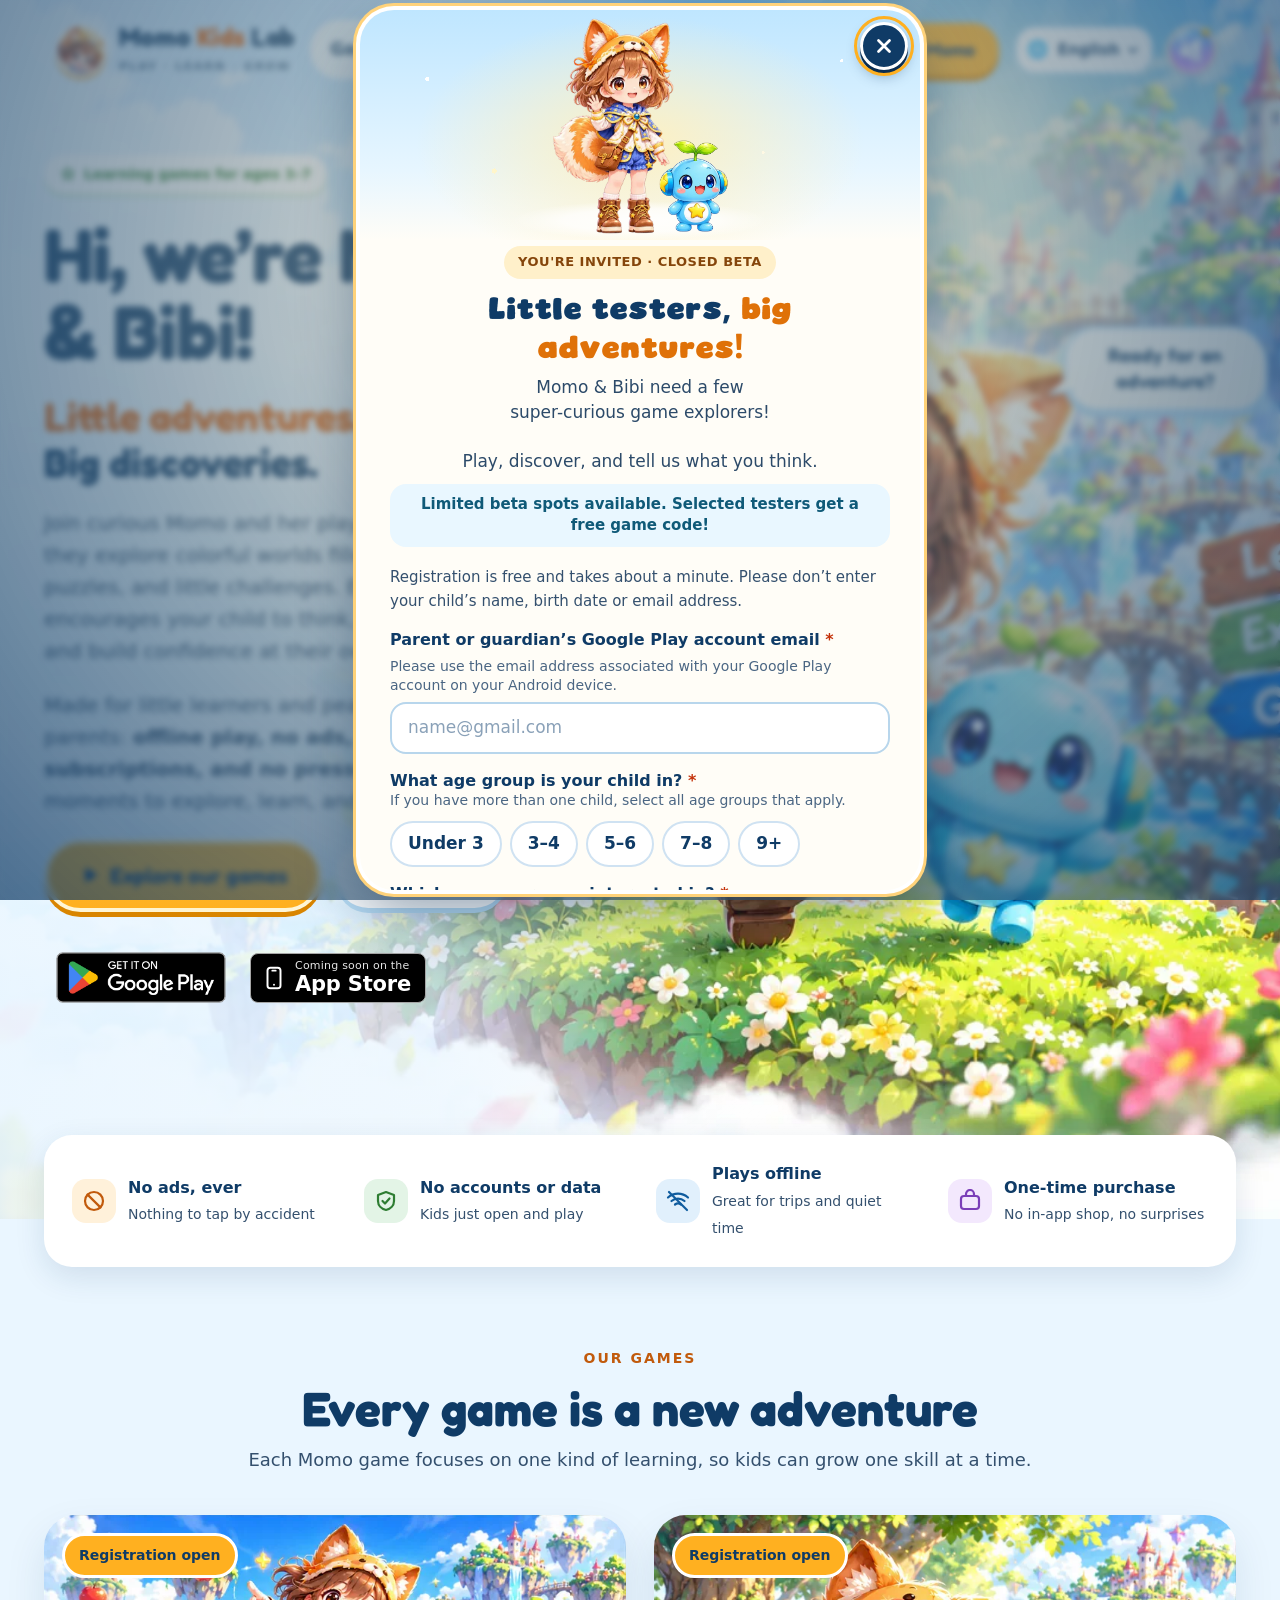
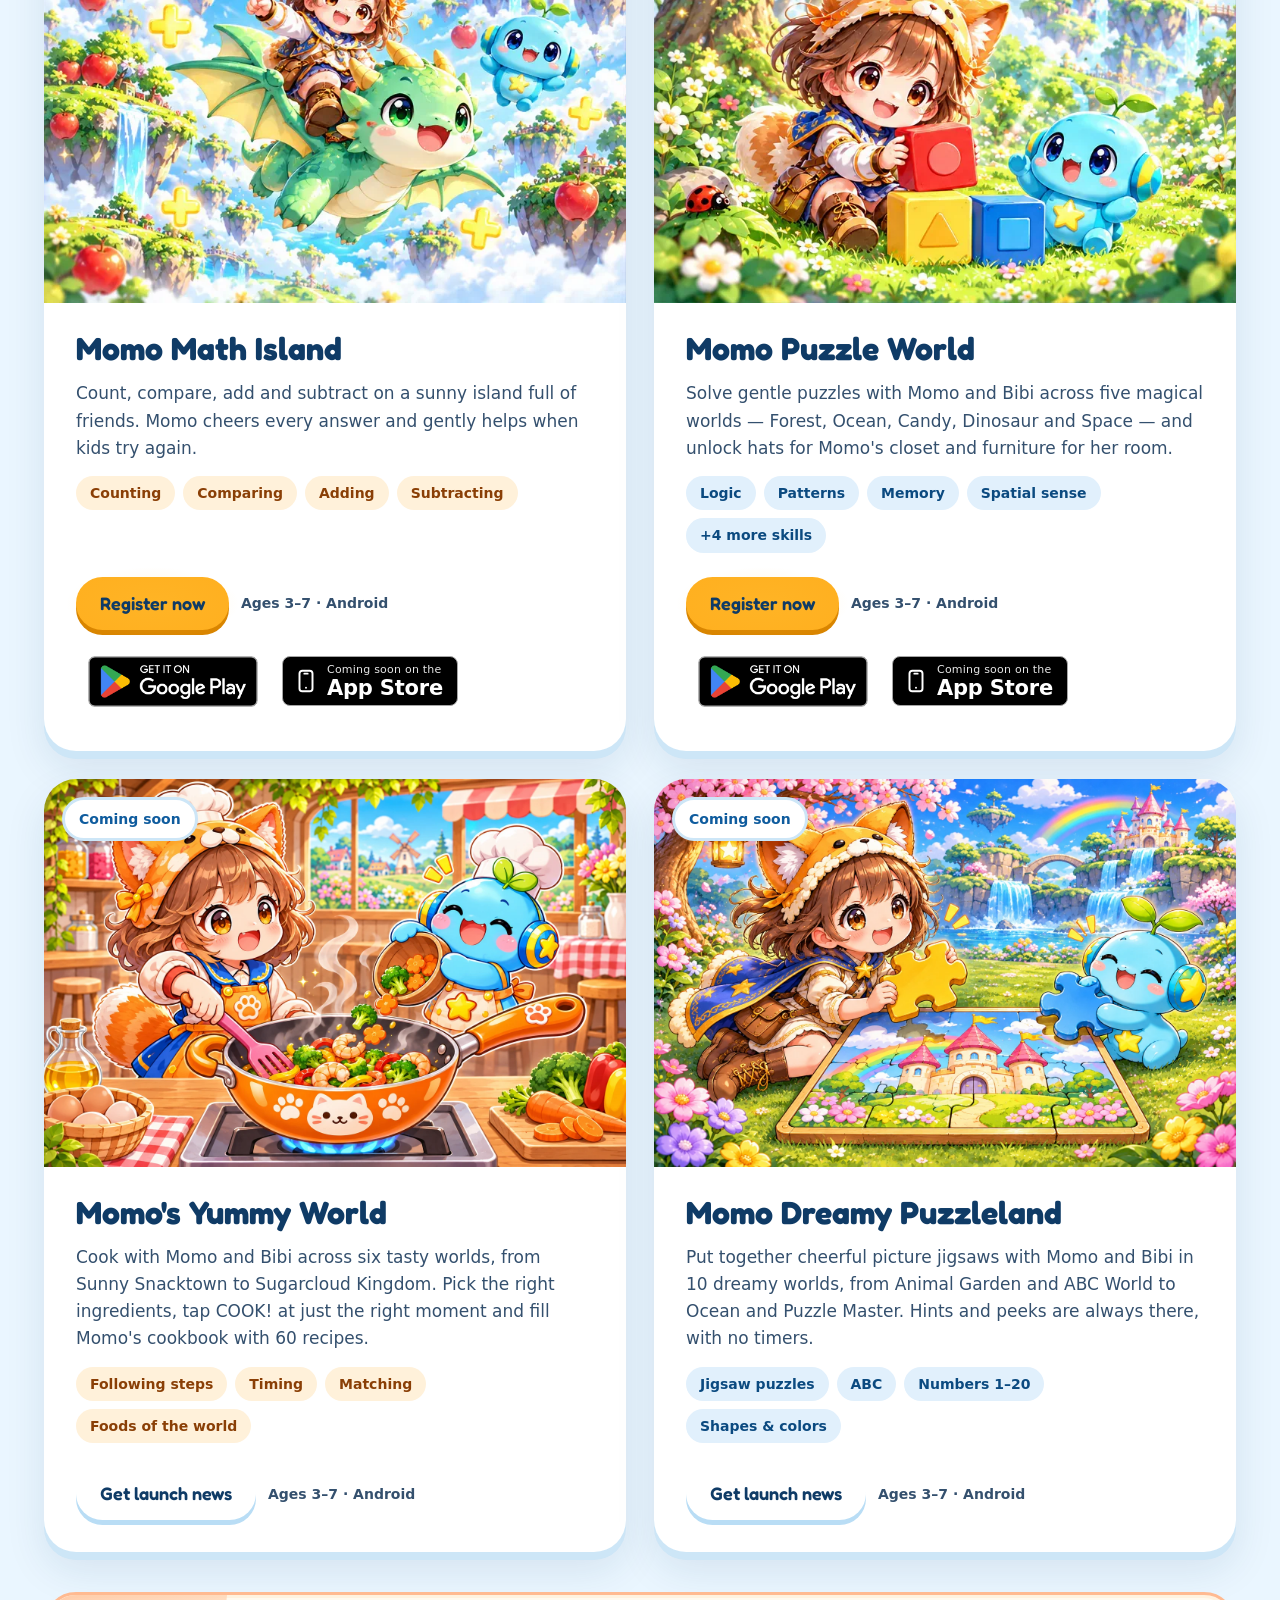
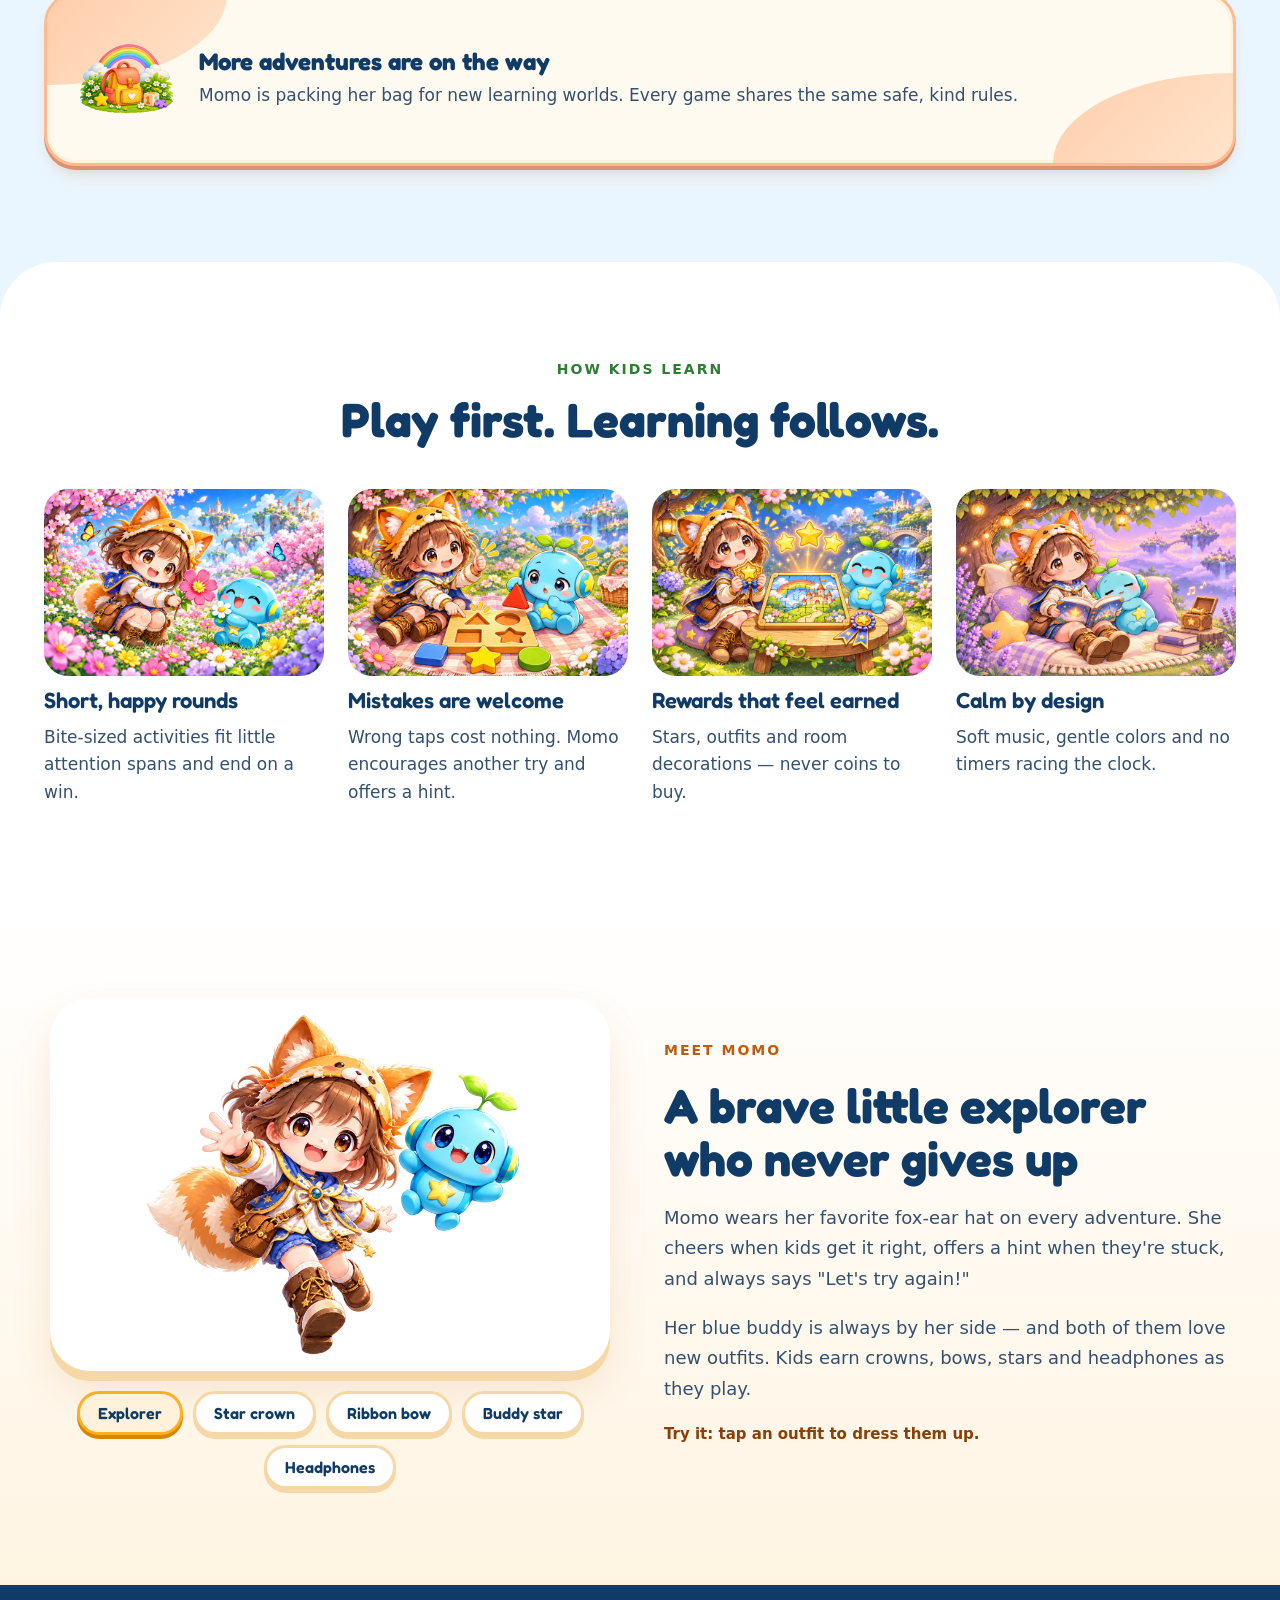
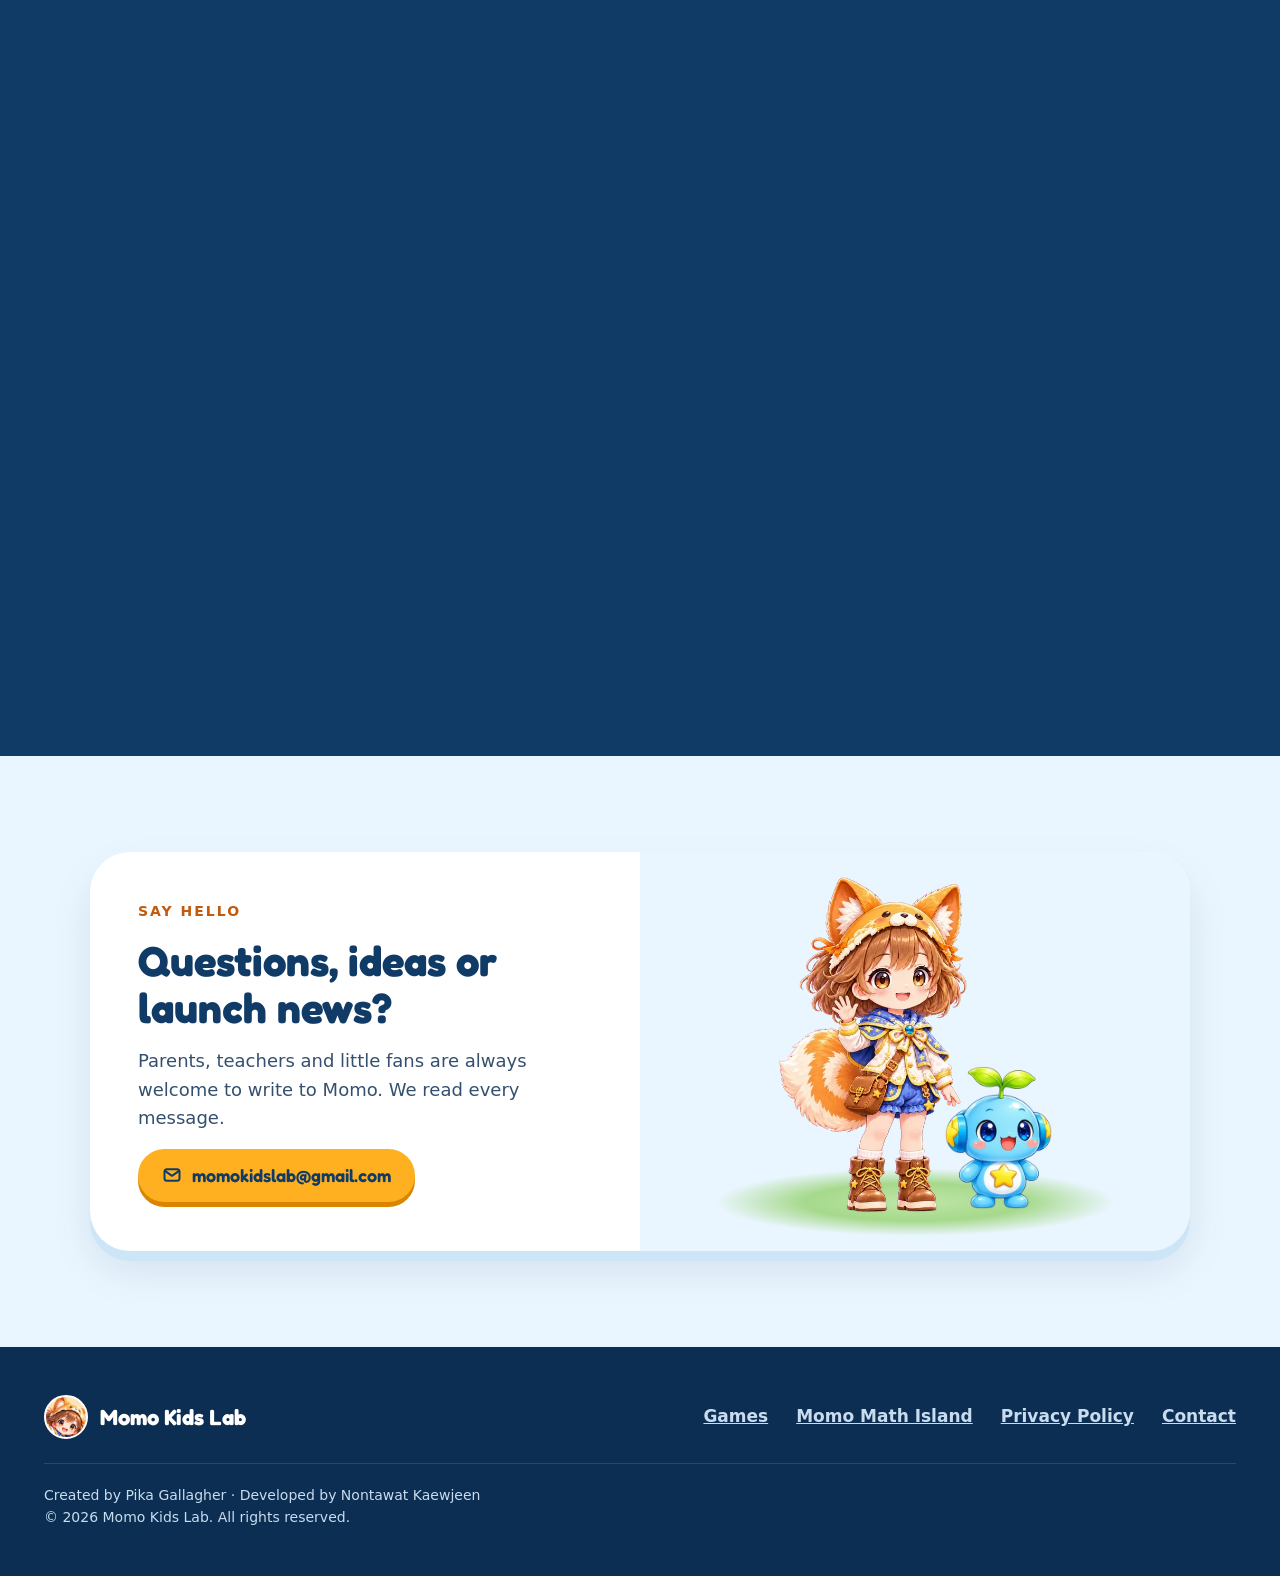
<file: index.html>
<!doctype html>
<html lang="en">
<head>
<meta charset="utf-8">
<meta name="viewport" content="width=device-width, initial-scale=1">
<title>Momo Kids Lab — Learning games for curious kids</title>
<meta name="description" content="Momo Kids Lab makes gentle, ad-free learning games for kids ages 3–7. Join Momo, a brave little explorer, on math, puzzle and cooking adventures that play fully offline.">
<meta name="theme-color" content="#EAF6FF">
<meta property="og:type" content="website">
<meta property="og:title" content="Momo Kids Lab — Learning games for curious kids">
<meta property="og:description" content="Gentle, ad-free learning games for kids ages 3–7, starring Momo.">
<meta property="og:url" content="https://shinmeijoudai.github.io/">
<meta property="og:image" content="https://shinmeijoudai.github.io/assets/img/og-image.jpg">
<link rel="icon" type="image/png" href="favicon.png">
<link rel="apple-touch-icon" href="assets/img/apple-touch-icon.png">
<link rel="preload" as="image" href="assets/img/hero.webp">
<link rel="stylesheet" href="assets/site.css?v=20261126-immersive">
<link rel="stylesheet" href="assets/immersive.css?v=20261126-immersive">
</head>
<body>
<a class="skip" href="#main">Skip to content</a>

<header class="hero" id="top">
  <img class="hero-img" src="assets/img/hero.webp" alt="Momo, a cheerful explorer girl in a fox-ear hat, runs across a flowery floating island with Bibi toward a signpost that reads Learn, Explore, Grow" fetchpriority="high">
  <div class="hero-fx hero-fx-back" aria-hidden="true">
    <span class="fx-sun"></span><span class="fx-rays"></span>
    <span class="fx-mist fx-mist-1"></span><span class="fx-mist fx-mist-2"></span><span class="fx-mist fx-mist-3"></span>
  </div>
  <div class="hero-fade"></div>
  <div class="hero-fx hero-fx-front" aria-hidden="true">
    <div class="fx-particles"></div>
    <span class="fx-bokeh fx-bokeh-1"></span><span class="fx-bokeh fx-bokeh-2"></span><span class="fx-bokeh fx-bokeh-3"></span>
  </div>

  <nav class="nav" aria-label="Main">
    <a class="brand" href="./">
      <img src="assets/img/momo-face.webp" alt="" width="52" height="52">
      <span><span class="brand-name">Momo <span>Kids</span> Lab</span><span class="brand-tag">PLAY · LEARN · GROW</span></span>
    </a>
    <div class="nav-links">
      <a href="#games">Games</a>
      <a href="#meet-momo">Meet Momo</a>
      <a href="#parents">For Parents</a>
      <a href="#contact">Contact</a>
    </div>
    <a class="btn btn-sun" href="#games">Play with Momo</a>
    <label class="language-picker"><span aria-hidden="true">🌐</span><select id="site-language" aria-label="Choose language">
      <option value="en" lang="en">English</option>
      <option value="es" lang="es">Español</option>
      <option value="th" lang="th">ไทย</option>
      <option value="zh-CN" lang="zh-CN">简体中文</option>
    </select></label>
  </nav>

  <div class="hero-copy">
    <div class="hero-copy-inner">
      <span class="pill">
        <svg width="16" height="16" viewBox="0 0 24 24" fill="none" stroke="currentColor" stroke-width="2.5" stroke-linecap="round" stroke-linejoin="round" aria-hidden="true"><path d="M12 3l2.6 5.6 6 .7-4.5 4.1 1.2 6L12 16.5 6.7 19.4l1.2-6L3.4 9.3l6-.7z"/></svg>
        Learning games for ages 3–7
      </span>
      <h1>Hi, we’re Momo &amp; Bibi!</h1>
      <h2 style="font-size:clamp(32px,3.2vw,40px);line-height:1.15"><span style="color:var(--orange)">Little adventures.</span> <span style="color:var(--navy);display:inline-block;white-space:nowrap">Big discoveries.</span></h2>
      <p class="hero-text">Join curious Momo and her playful friend Bibi as they explore colorful worlds filled with numbers, puzzles, and little challenges. Each adventure encourages your child to think, solve problems, and build confidence at their own pace.</p>
      <p class="hero-text">Made for little learners and peace of mind for parents: <strong>offline play, no ads, no subscriptions, and no pressure.</strong> Just playful moments to explore, learn, and grow.</p>
      <div class="btn-row">
        <a class="btn btn-sun btn-lg btn-glow" href="#games">
          <svg width="22" height="22" viewBox="0 0 24 24" fill="currentColor" aria-hidden="true"><path d="M8 5.5v13a1 1 0 0 0 1.5.86l10.4-6.5a1 1 0 0 0 0-1.72L9.5 4.64A1 1 0 0 0 8 5.5z"/></svg>
          Explore our games</a>
        <a class="btn btn-cloud btn-lg" href="#parents">For parents</a>
      </div>
      <div class="play-platform"><a class="google-play-badge" href="#games" aria-label="Explore Momo games on Google Play"><img src="assets/img/google-play-badge.png" width="194" height="75" alt="Get it on Google Play" loading="lazy"></a><span class="app-store-badge" title="Coming soon on the App Store"><svg class="asb-ico" viewBox="0 0 24 24" width="26" height="26" fill="none" stroke="currentColor" stroke-width="1.8" stroke-linecap="round" stroke-linejoin="round" aria-hidden="true"><rect x="6" y="2.5" width="12" height="19" rx="2.6"/><path d="M10.5 5.2h3"/><circle cx="12" cy="18.3" r=".9" fill="currentColor" stroke="none"/></svg><span class="asb-text"><span class="asb-small">Coming soon on the</span><span class="asb-big">App Store</span></span></span></div>
    </div>
  </div>

  <div class="bubble" style="translate:0 0" aria-hidden="true">Ready for an adventure?</div>

  <ul class="promise">
    <li><span class="ico o"><svg width="24" height="24" viewBox="0 0 24 24" fill="none" stroke="currentColor" stroke-width="2.2" stroke-linecap="round" aria-hidden="true"><circle cx="12" cy="12" r="9"/><path d="M5.6 5.6l12.8 12.8"/></svg></span>
      <span><strong>No ads, ever</strong><span class="s">Nothing to tap by accident</span></span></li>
    <li><span class="ico g"><svg width="24" height="24" viewBox="0 0 24 24" fill="none" stroke="currentColor" stroke-width="2.2" stroke-linecap="round" stroke-linejoin="round" aria-hidden="true"><path d="M12 3l8 3v6c0 4.5-3.4 8-8 9-4.6-1-8-4.5-8-9V6z"/><path d="M8.5 12l2.5 2.5 4.5-5"/></svg></span>
      <span><strong>No accounts or data</strong><span class="s">Kids just open and play</span></span></li>
    <li><span class="ico b"><svg width="24" height="24" viewBox="0 0 24 24" fill="none" stroke="currentColor" stroke-width="2.2" stroke-linecap="round" stroke-linejoin="round" aria-hidden="true"><path d="M2 8.5a15 15 0 0 1 20 0"/><path d="M5.5 12a10 10 0 0 1 13 0"/><path d="M9 15.5a5 5 0 0 1 6 0"/><path d="M3 3l18 18"/></svg></span>
      <span><strong>Plays offline</strong><span class="s">Great for trips and quiet time</span></span></li>
    <li><span class="ico p"><svg width="24" height="24" viewBox="0 0 24 24" fill="none" stroke="currentColor" stroke-width="2.2" stroke-linecap="round" stroke-linejoin="round" aria-hidden="true"><rect x="3" y="7" width="18" height="13" rx="3"/><path d="M8 7V5a4 4 0 0 1 8 0v2"/></svg></span>
      <span><strong>One-time purchase</strong><span class="s">No in-app shop, no surprises</span></span></li>
  </ul>
</header>

<main id="main">

<section id="games" class="sec games">
  <div class="wrap games-inner">
    <div class="center">
      <span class="eyebrow">Our games</span>
      <h2 class="h2">Every game is a new adventure</h2>
      <p class="lead">Each Momo game focuses on one kind of learning, so kids can grow one skill at a time.</p>
    </div>

    <div class="grid-2 game-grid">
      <article class="card">
        <div class="card-media">
          <img src="assets/img/act-add.webp" alt="Momo and her buddy ride a friendly green dragon past floating islands with apples and plus signs" loading="lazy" width="768" height="512">
          <span class="badge">Registration open</span>
        </div>
        <div class="card-body">
          <h3>Momo Math Island</h3>
          <p>Count, compare, add and subtract on a sunny island full of friends. Momo cheers every answer and gently helps when kids try again.</p>
          <ul class="tags"><li>Counting</li><li>Comparing</li><li>Adding</li><li>Subtracting</li></ul>
          <div class="card-foot"><a class="btn btn-sun btn-glow" href="https://momo-kids-lab-register.pages.dev/" data-open-register>Register now</a><span>Ages 3–7 · Android</span></div><div class="play-platform"><a class="google-play-badge" href="https://play.google.com/store/apps/details?id=com.momokidslab.momomathisland" aria-label="View this game on Google Play"><img src="assets/img/google-play-badge.png" width="194" height="75" alt="Get it on Google Play" loading="lazy"></a><span class="app-store-badge" title="Coming soon on the App Store"><svg class="asb-ico" viewBox="0 0 24 24" width="26" height="26" fill="none" stroke="currentColor" stroke-width="1.8" stroke-linecap="round" stroke-linejoin="round" aria-hidden="true"><rect x="6" y="2.5" width="12" height="19" rx="2.6"/><path d="M10.5 5.2h3"/><circle cx="12" cy="18.3" r=".9" fill="currentColor" stroke="none"/></svg><span class="asb-text"><span class="asb-small">Coming soon on the</span><span class="asb-big">App Store</span></span></span></div>
        </div>
      </article>

      <article class="card">
        <div class="card-media">
          <img src="assets/img/act-count.webp" alt="Momo sits in a sunny forest with her buddy, stacking colorful shape blocks" loading="lazy" width="768" height="512">
          <span class="badge">Registration open</span>
        </div>
        <div class="card-body">
          <h3>Momo Puzzle World</h3>
          <p>Solve gentle puzzles with Momo and Bibi across five magical worlds — Forest, Ocean, Candy, Dinosaur and Space — and unlock hats for Momo's closet and furniture for her room.</p>
          <ul class="tags blue"><li>Logic</li><li>Patterns</li><li>Memory</li><li>Spatial sense</li><li>+4 more skills</li></ul>
          <div class="card-foot"><a class="btn btn-sun btn-glow" href="https://momo-kids-lab-register.pages.dev/" data-open-register>Register now</a><span>Ages 3–7 · Android</span></div><div class="play-platform"><a class="google-play-badge" href="https://play.google.com/store/apps/details?id=com.momokidslab.puzzleworld" aria-label="View this game on Google Play"><img src="assets/img/google-play-badge.png" width="194" height="75" alt="Get it on Google Play" loading="lazy"></a><span class="app-store-badge" title="Coming soon on the App Store"><svg class="asb-ico" viewBox="0 0 24 24" width="26" height="26" fill="none" stroke="currentColor" stroke-width="1.8" stroke-linecap="round" stroke-linejoin="round" aria-hidden="true"><rect x="6" y="2.5" width="12" height="19" rx="2.6"/><path d="M10.5 5.2h3"/><circle cx="12" cy="18.3" r=".9" fill="currentColor" stroke="none"/></svg><span class="asb-text"><span class="asb-small">Coming soon on the</span><span class="asb-big">App Store</span></span></span></div>
        </div>
      </article>

      <article class="card">
        <div class="card-media">
          <img src="assets/img/game-yummy-world.webp" alt="Momo and Bibi cook vegetables together in an orange cat-face wok" loading="lazy" width="768" height="512">
          <span class="badge soft">Coming soon</span>
        </div>
        <div class="card-body">
          <h3>Momo's Yummy World</h3>
          <p>Cook with Momo and Bibi across six tasty worlds, from Sunny Snacktown to Sugarcloud Kingdom. Pick the right ingredients, tap COOK! at just the right moment and fill Momo's cookbook with 60 recipes.</p>
          <ul class="tags"><li>Following steps</li><li>Timing</li><li>Matching</li><li>Foods of the world</li></ul>
          <div class="card-foot"><a class="btn btn-cloud" href="mailto:momokidslab@gmail.com?subject=Tell%20me%20when%20Momo%27s%20Yummy%20World%20launches">Get launch news</a><span>Ages 3–7 · Android</span></div>
        </div>
      </article>

      <article class="card">
        <div class="card-media">
          <img src="assets/img/game-dreamy-puzzleland.webp" alt="Momo and Bibi assemble a colorful castle jigsaw in a magical garden" loading="lazy" width="768" height="512">
          <span class="badge soft">Coming soon</span>
        </div>
        <div class="card-body">
          <h3>Momo Dreamy Puzzleland</h3>
          <p>Put together cheerful picture jigsaws with Momo and Bibi in 10 dreamy worlds, from Animal Garden and ABC World to Ocean and Puzzle Master. Hints and peeks are always there, with no timers.</p>
          <ul class="tags blue"><li>Jigsaw puzzles</li><li>ABC</li><li>Numbers 1–20</li><li>Shapes &amp; colors</li></ul>
          <div class="card-foot"><a class="btn btn-cloud" href="mailto:momokidslab@gmail.com?subject=Tell%20me%20when%20Momo%20Dreamy%20Puzzleland%20launches">Get launch news</a><span>Ages 3–7 · Android</span></div>
        </div>
      </article>
    </div>

    <div class="more">
      <img src="assets/img/decor-rainbow.webp" alt="" loading="lazy">
      <div>
        <h3>More adventures are on the way</h3>
        <p>Momo is packing her bag for new learning worlds. Every game shares the same safe, kind rules.</p>
      </div>
    </div>
  </div>
</section>


<section class="sec learn">
  <div class="wrap stack">
    <div class="center">
      <span class="eyebrow green">How kids learn</span>
      <h2 class="h2">Play first. Learning follows.</h2>
    </div>
    <div class="grid-4">
      <div class="learn-item"><img src="assets/img/act-compare.webp" alt="Momo offers Bibi a pink flower in a sunny blossom garden" loading="lazy" width="768" height="512"><h3>Short, happy rounds</h3><p>Bite-sized activities fit little attention spans and end on a win.</p></div>
      <div class="learn-item"><img src="assets/img/world-forest.webp" alt="Momo kindly helps Bibi find the matching shape in a puzzle" loading="lazy" width="768" height="512"><h3>Mistakes are welcome</h3><p>Wrong taps cost nothing. Momo encourages another try and offers a hint.</p></div>
      <div class="learn-item"><img src="assets/img/world-sky.webp" alt="Momo and Bibi celebrate completing a puzzle with golden star rewards" loading="lazy" width="768" height="512"><h3>Rewards that feel earned</h3><p>Stars, outfits and room decorations — never coins to buy.</p></div>
      <div class="learn-item"><img src="assets/img/act-subtract.webp" alt="Momo and Bibi relax with a storybook and gentle music in a cozy garden nook" loading="lazy" width="768" height="512"><h3>Calm by design</h3><p>Soft music, gentle colors and no timers racing the clock.</p></div>
    </div>
  </div>
</section>

<section id="meet-momo" class="sec meet">
  <div class="wrap split">
    <div class="stage">
      <div class="stage-frame"><img id="outfit-img" src="assets/img/momo-friends.webp" alt="Momo in her explorer outfit waving beside her blue buddy" loading="lazy"></div>
      <div class="outfits" role="group" aria-label="Choose an outfit">
        <button class="outfit" type="button" aria-pressed="true" data-src="assets/img/momo-friends.webp" data-alt="Momo in her explorer outfit waving beside her blue buddy">Explorer</button>
        <button class="outfit" type="button" aria-pressed="false" data-src="assets/img/ward-crown-clean.webp" data-alt="Momo wearing a little star crown beside her blue buddy">Star crown</button>
        <button class="outfit" type="button" aria-pressed="false" data-src="assets/img/ward-bow-clean.webp" data-alt="Momo with a red ribbon bow on her hat beside her blue buddy">Ribbon bow</button>
        <button class="outfit" type="button" aria-pressed="false" data-src="assets/img/ward-star-clean.webp" data-alt="Momo beside her blue buddy, who wears a bouncy star antenna">Buddy star</button>
        <button class="outfit" type="button" aria-pressed="false" data-src="assets/img/ward-phones-clean.webp" data-alt="Momo beside her blue buddy, who wears rainbow headphones">Headphones</button>
      </div>
    </div>
    <div class="copy">
      <span class="eyebrow">Meet Momo</span>
      <h2 class="h2">A brave little explorer who never gives up</h2>
      <p>Momo wears her favorite fox-ear hat on every adventure. She cheers when kids get it right, offers a hint when they're stuck, and always says "Let's try again!"</p>
      <p>Her blue buddy is always by her side — and both of them love new outfits. Kids earn crowns, bows, stars and headphones as they play.</p>
      <p class="hint">Try it: tap an outfit to dress them up.</p>
    </div>
  </div>
</section>

<section id="parents" class="sec dark">
  <div class="wrap stack">
    <div class="dark-head">
      <div>
        <span class="eyebrow gold">For parents &amp; teachers</span>
        <h2 class="h2">Our promise to your family</h2>
        <p class="lead">We build the games we'd want our own kids to play. One simple privacy policy covers every Momo Kids Lab game, now and in the future.</p>
      </div>
      <a class="btn btn-sun" href="momo-math-island/privacy-policy.html">Read our privacy policy</a>
    </div>
    <div class="grid-3">
      <div class="tile"><h3>No ads or trackers</h3><p>No third-party advertising, no analytics following your child around.</p></div>
      <div class="tile"><h3>Nothing collected</h3><p>No sign-up, no personal data. Progress stays on your device.</p></div>
      <div class="tile"><h3>Pay once, play forever</h3><p>A single purchase unlocks the whole game. No in-app shop.</p></div>
      <div class="tile"><h3>Fully offline</h3><p>No internet needed to play — perfect for cars, planes and bedtime.</p></div>
      <div class="tile"><h3>Kind feedback only</h3><p>No failure screens or lost lives. Stars reflect effort, not speed.</p></div>
      <div class="tile"><h3>Made for many homes</h3><p>Play in English, Spanish or Thai, with big buttons for small hands.</p></div>
    </div>
  </div>
</section>

<section id="contact" class="sec">
  <div class="wrap">
    <div class="contact">
      <div class="contact-copy">
        <span class="eyebrow">Say hello</span>
        <h2>Questions, ideas or launch news?</h2>
        <p class="lead">Parents, teachers and little fans are always welcome to write to Momo. We read every message.</p>
        <a class="btn btn-sun" href="https://mail.google.com/mail/?view=cm&amp;fs=1&amp;to=momokidslab%40gmail.com" target="_blank" rel="noopener noreferrer">
          <svg width="20" height="20" viewBox="0 0 24 24" fill="none" stroke="currentColor" stroke-width="2.4" stroke-linecap="round" stroke-linejoin="round" aria-hidden="true"><rect x="3" y="5" width="18" height="14" rx="3"/><path d="M3.5 7l8.5 6 8.5-6"/></svg>
          momokidslab@gmail.com</a>
      </div>
      <div class="contact-art">
      <div class="duo" data-duo="greet" role="img" aria-label="Momo waves hello next to her best friend Bibi">
        <span class="duo-ground" aria-hidden="true"></span>
        <div class="sprite sprite-momo" data-sprite="momo"><img src="assets/img/sprites/momo-idle.webp" width="360" height="638" alt="" loading="lazy" decoding="async"></div>
        <div class="sprite sprite-bibi" data-sprite="bibi"><img src="assets/img/sprites/bibi-idle.webp" width="260" height="348" alt="" loading="lazy" decoding="async"></div>
      </div>
      </div>
    </div>
  </div>
</section>

</main>

<footer class="footer">
  <div class="wrap">
    <a class="brand" href="./"><img src="assets/img/momo-face.webp" alt="" width="44" height="44"><span class="brand-name">Momo Kids Lab</span></a>
    <nav aria-label="Footer">
      <a href="#games">Games</a>
      <a href="momo-math-island/">Momo Math Island</a>
      <a href="momo-math-island/privacy-policy.html">Privacy Policy</a>
      <a href="https://mail.google.com/mail/?view=cm&amp;fs=1&amp;to=momokidslab%40gmail.com" target="_blank" rel="noopener noreferrer">Contact</a>
    </nav>
    <small>Created by Pika Gallagher · Developed by Nontawat Kaewjeen<br>© 2026 Momo Kids Lab. All rights reserved.</small>
  </div>
</footer>

<script>
document.querySelectorAll('.outfit').forEach(function (btn) {
  btn.addEventListener('click', function () {
    document.querySelectorAll('.outfit').forEach(function (b) { b.setAttribute('aria-pressed', 'false'); });
    btn.setAttribute('aria-pressed', 'true');
    var img = document.getElementById('outfit-img');
    img.src = btn.dataset.src;
    img.alt = btn.dataset.alt;
  });
});
</script>
<script src="assets/languages.js?v=20261126-immersive" defer></script>
<script src="assets/immersive.js?v=20261126-immersive" defer></script>

<dialog class="pop-dialog" id="register-dialog" aria-labelledby="pop-title">
  <div class="pop-card">
    <button class="pop-close" type="button" data-pop-close aria-label="Close"><svg viewBox="0 0 24 24" width="22" height="22" fill="none" stroke="currentColor" stroke-width="3" stroke-linecap="round" aria-hidden="true"><path d="M6 6l12 12M18 6L6 18"/></svg></button>
    <div class="pop-hero" aria-hidden="true">
      <span class="pop-glow"></span>
      <div class="duo" data-duo="pop" aria-hidden="true">
        <span class="duo-ground" aria-hidden="true"></span>
        <div class="sprite sprite-momo" data-sprite="momo"><img src="assets/img/sprites/momo-idle.webp" width="360" height="638" alt="" loading="lazy" decoding="async"></div>
        <div class="sprite sprite-bibi" data-sprite="bibi"><img src="assets/img/sprites/bibi-idle.webp" width="260" height="348" alt="" loading="lazy" decoding="async"></div>
      </div>
    </div>
    <div class="pop-body">
      <div id="pop-form-panel">
        <span class="pop-badge" data-pop="pop.badge">YOU'RE INVITED · CLOSED BETA</span>
        <h2 id="pop-title"><span class="t1" data-pop="pop.title1">Little testers,</span> <span class="t2" data-pop="pop.title2">big adventures!</span></h2>
        <p class="pop-desc" data-pop="pop.desc">Momo &amp; Bibi need a few super-curious game explorers!</p>
        <p class="pop-offer" data-pop="pop.offer">Limited beta spots available. Selected testers get a free game code!</p>
        <form id="pop-form" novalidate>
          <p class="pop-intro" data-pop="form.intro">Registration is free and takes about a minute.</p>
          <div class="pop-field" id="pop-field-email">
            <label for="pop-email"><span data-pop="form.email.label">Parent or guardian’s Google Play account email</span> <span class="req" aria-hidden="true">*</span></label>
            <p class="pop-help" id="pop-email-help" data-pop="form.email.help">Please use the email address associated with your Google Play account.</p>
            <input id="pop-email" name="email" type="email" inputmode="email" autocomplete="email" maxlength="254" required aria-required="true" aria-describedby="pop-email-help pop-email-error" spellcheck="false" autocapitalize="off" placeholder="name@gmail.com">
            <p class="pop-error" id="pop-email-error" hidden></p>
          </div>
          <fieldset class="pop-field" id="pop-field-age" aria-describedby="pop-age-help pop-age-error">
            <legend><span data-pop="form.age.legend">What age group is your child in?</span> <span class="req" aria-hidden="true">*</span></legend>
            <p class="pop-help" id="pop-age-help" data-pop="form.age.help">Select all that apply.</p>
            <div class="pop-chips">
              <label><input type="checkbox" name="ageGroups" value="under3"><span data-pop="age.under3">Under 3</span></label>
              <label><input type="checkbox" name="ageGroups" value="3-4"><span data-pop="age.3-4">3–4</span></label>
              <label><input type="checkbox" name="ageGroups" value="5-6"><span data-pop="age.5-6">5–6</span></label>
              <label><input type="checkbox" name="ageGroups" value="7-8"><span data-pop="age.7-8">7–8</span></label>
              <label><input type="checkbox" name="ageGroups" value="9plus"><span data-pop="age.9plus">9+</span></label>
            </div>
            <p class="pop-error" id="pop-age-error" hidden></p>
          </fieldset>
          <fieldset class="pop-field" id="pop-field-game" aria-describedby="pop-game-error">
            <legend><span data-pop="form.games.legend">Which games are you interested in?</span> <span class="req" aria-hidden="true">*</span></legend>
            <div class="pop-games">
              <label><input type="radio" name="game" value="math"><img src="assets/img/math-island-logo.webp" alt="" width="56" height="56" loading="lazy"><span data-pop="game.math">Momo Math Island</span></label>
              <label><input type="radio" name="game" value="puzzle"><img src="assets/img/puzzle-world-logo.webp" alt="" width="56" height="56" loading="lazy"><span data-pop="game.puzzle">Momo Puzzle World</span></label>
              <label><input type="radio" name="game" value="both"><span class="pair"><img src="assets/img/math-island-logo.webp" alt="" width="40" height="40" loading="lazy"><img src="assets/img/puzzle-world-logo.webp" alt="" width="40" height="40" loading="lazy"></span><span data-pop="game.both">Both games</span></label>
            </div>
            <p class="pop-error" id="pop-game-error" hidden></p>
          </fieldset>
          <div class="pop-field pop-ack" id="pop-field-ack">
            <h3 data-pop="form.ack.title">Please read and confirm</h3>
            <ul id="pop-ack-list">
              <li data-pop="ack.1">I am a parent or guardian aged 18 or older.</li>
              <li data-pop="ack.2">I understand that the games are currently available for Android devices through Google Play.</li>
              <li data-pop="ack.3">I understand that each game is sold separately as a one-time purchase. Registration is free and does not purchase a game.</li>
              <li data-pop="ack.4">I understand that the games provide educational play and that individual learning outcomes may vary.</li>
              <li data-pop="ack.5">I agree to the registration privacy notice and consent to receive emails with the game links I requested.</li>
            </ul>
            <p><a href="https://momo-kids-lab-register.pages.dev/#privacy" target="_blank" rel="noopener" data-pop="ack.link">Read the registration privacy notice</a></p>
            <label class="pop-check"><input type="checkbox" id="pop-ack" name="acknowledged" required aria-required="true" aria-describedby="pop-ack-list pop-ack-error"><span data-pop="ack.checkbox">I confirm that I have read and agree to all of the above.</span></label>
            <p class="pop-error" id="pop-ack-error" hidden></p>
          </div>
          <div class="pop-hp" aria-hidden="true"><label for="pop-website" data-pop="form.hp">Leave this field empty</label><input id="pop-website" name="website" type="text" tabindex="-1" autocomplete="off"></div>
          <div id="pop-status" class="pop-status" role="alert" hidden></div>
          <button type="submit" class="btn btn-sun btn-glow pop-submit" id="pop-submit"><span>Register</span></button>
          <p class="pop-foot" data-pop="form.footnote">Free to register · No payment details needed</p>
          <p class="pop-note" data-pop="pop.note">Selected testers receive a code and testing instructions by email.</p>
        </form>
        <button class="pop-later" type="button" data-pop-close data-pop="pop.later">Maybe later</button>
      </div>
      <div id="pop-done-panel" hidden>
        <h2 id="pop-done-title" tabindex="-1" data-pop="confirm.title">Thank you!</h2>
        <p data-pop="confirm.text">Your registration has been received.</p>
        <p class="pop-updated" id="pop-updated" data-pop="confirm.updated" hidden></p>
        <dl class="pop-summary">
          <div><dt data-pop="confirm.email">Email</dt><dd id="pop-sum-email"></dd></div>
          <div><dt data-pop="confirm.ages">Age groups</dt><dd id="pop-sum-ages"></dd></div>
          <div><dt data-pop="confirm.games">Games</dt><dd id="pop-sum-games"></dd></div>
        </dl>
        <p class="pop-status" id="pop-notify" data-pop="confirm.notifyFailed" hidden></p>
        <div class="pop-done-actions">
          <button class="btn btn-sun btn-glow" type="button" data-pop-close data-pop="pop.close">Close</button>
          <button class="pop-later" type="button" id="pop-another" data-pop="confirm.another">Register another email</button>
        </div>
      </div>
    </div>
  </div>
</dialog>
<button class="pop-reopen btn-glow" type="button" id="register-reopen" aria-haspopup="dialog">Join the beta · Limited spots</button>
<script src="assets/register-popup-text.js?v=20261126-immersive" defer></script>
<script src="assets/sprites.js?v=20261126-sprites" defer></script>
<script src="assets/register-popup.js?v=20261126-sprites" defer></script>


<script>
(function(){
  const hero=document.querySelector('.hero');
  const image=hero.querySelector('.hero-img');
  const bubble=hero.querySelector('.bubble');
  function placeBubble(){
    if(window.innerWidth<=820)return;
    const w=image.clientWidth,h=image.clientHeight;
    const iw=image.naturalWidth||1536,ih=image.naturalHeight||1024;
    const scale=Math.max(w/iw,h/ih);
    // The outer tip of Momo's right fox ear is at (1230, 325).
    // Match object-fit: cover and object-position: 70% center.
    const earX=(w-iw*scale)*0.7+1230*scale;
    const earY=(h-ih*scale)*0.5+325*scale;
    const left=Math.min(w-bubble.offsetWidth-12,earX+12);
    const top=Math.max(112,earY-bubble.offsetHeight+25);
    bubble.style.setProperty('--ear-bubble-left',left+'px');
    bubble.style.setProperty('--ear-bubble-top',top+'px');
  }
  image.addEventListener('load',placeBubble);
  window.addEventListener('resize',placeBubble);
  new ResizeObserver(placeBubble).observe(hero);
  if(document.fonts)document.fonts.ready.then(placeBubble);
  placeBubble();
})();
</script>
<script src="assets/site-music.js?v=20261126-quieter" defer></script>
</body>
</html>
</file>
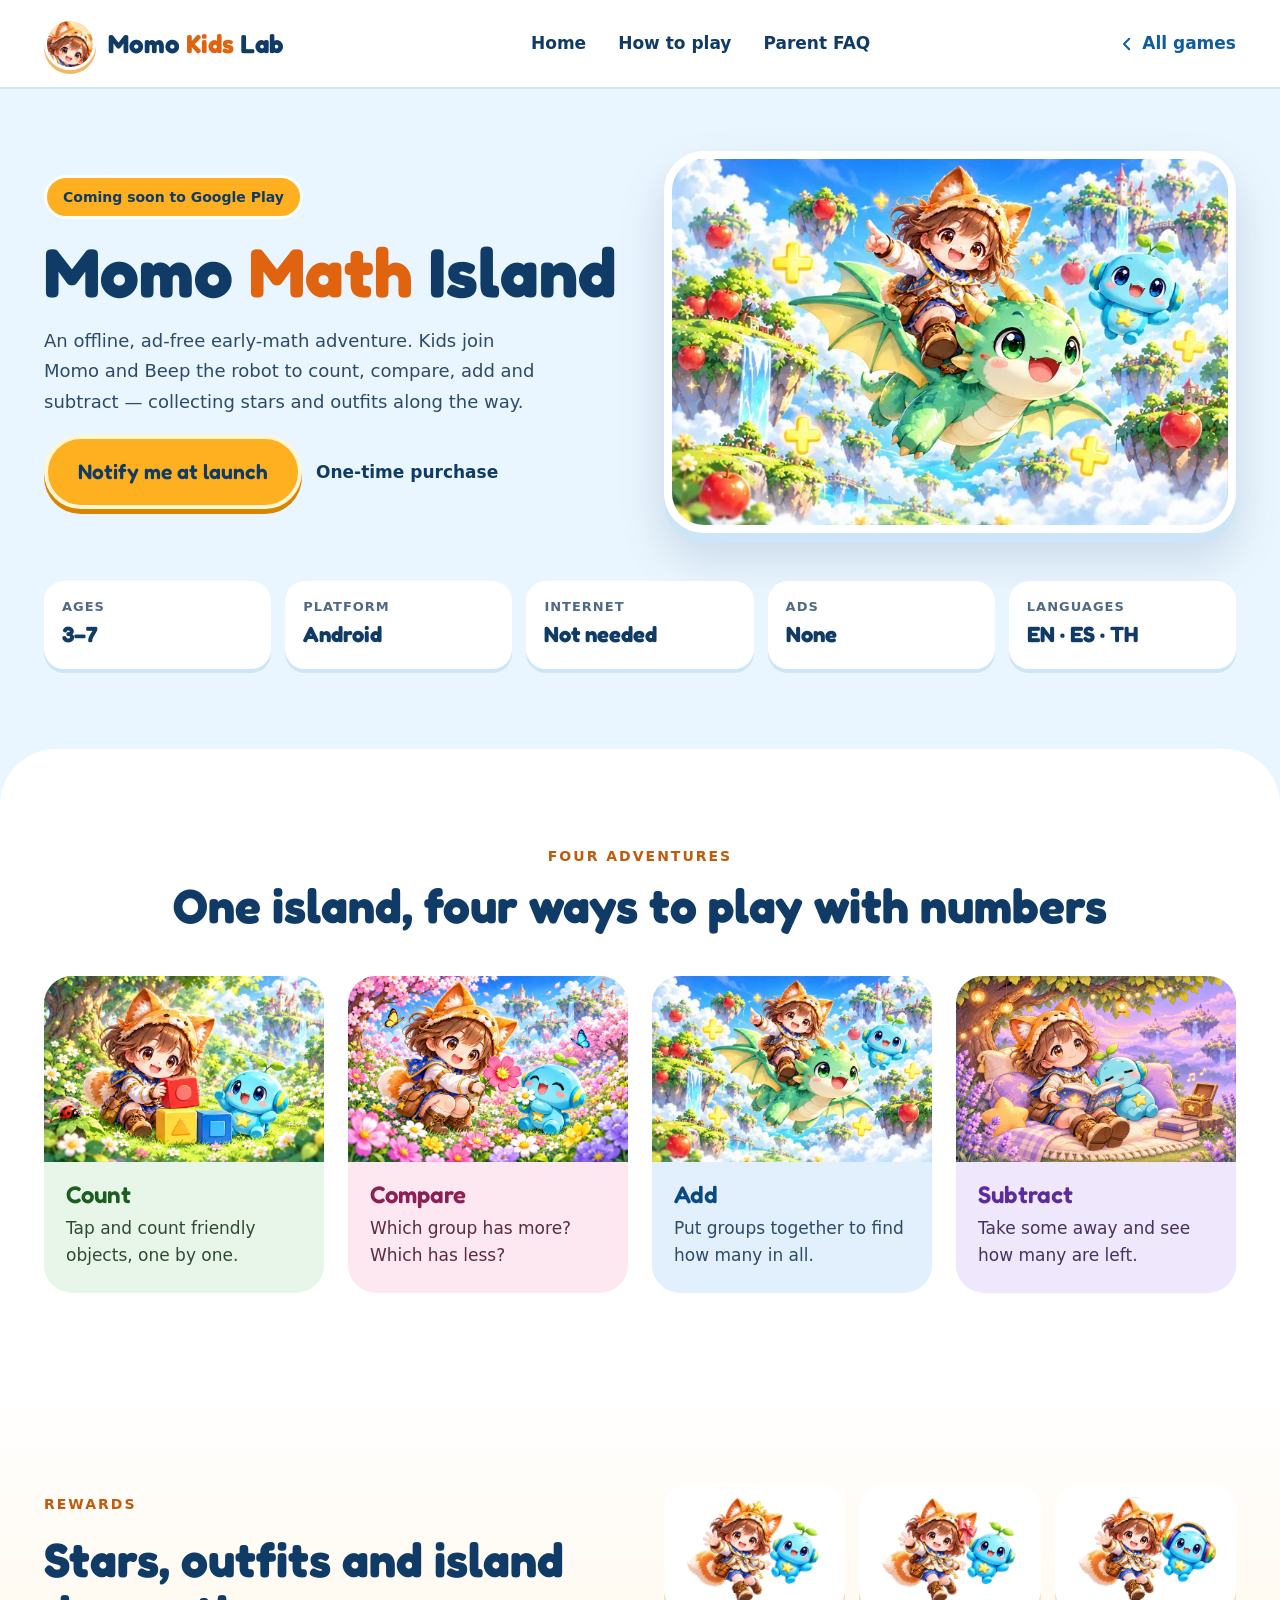
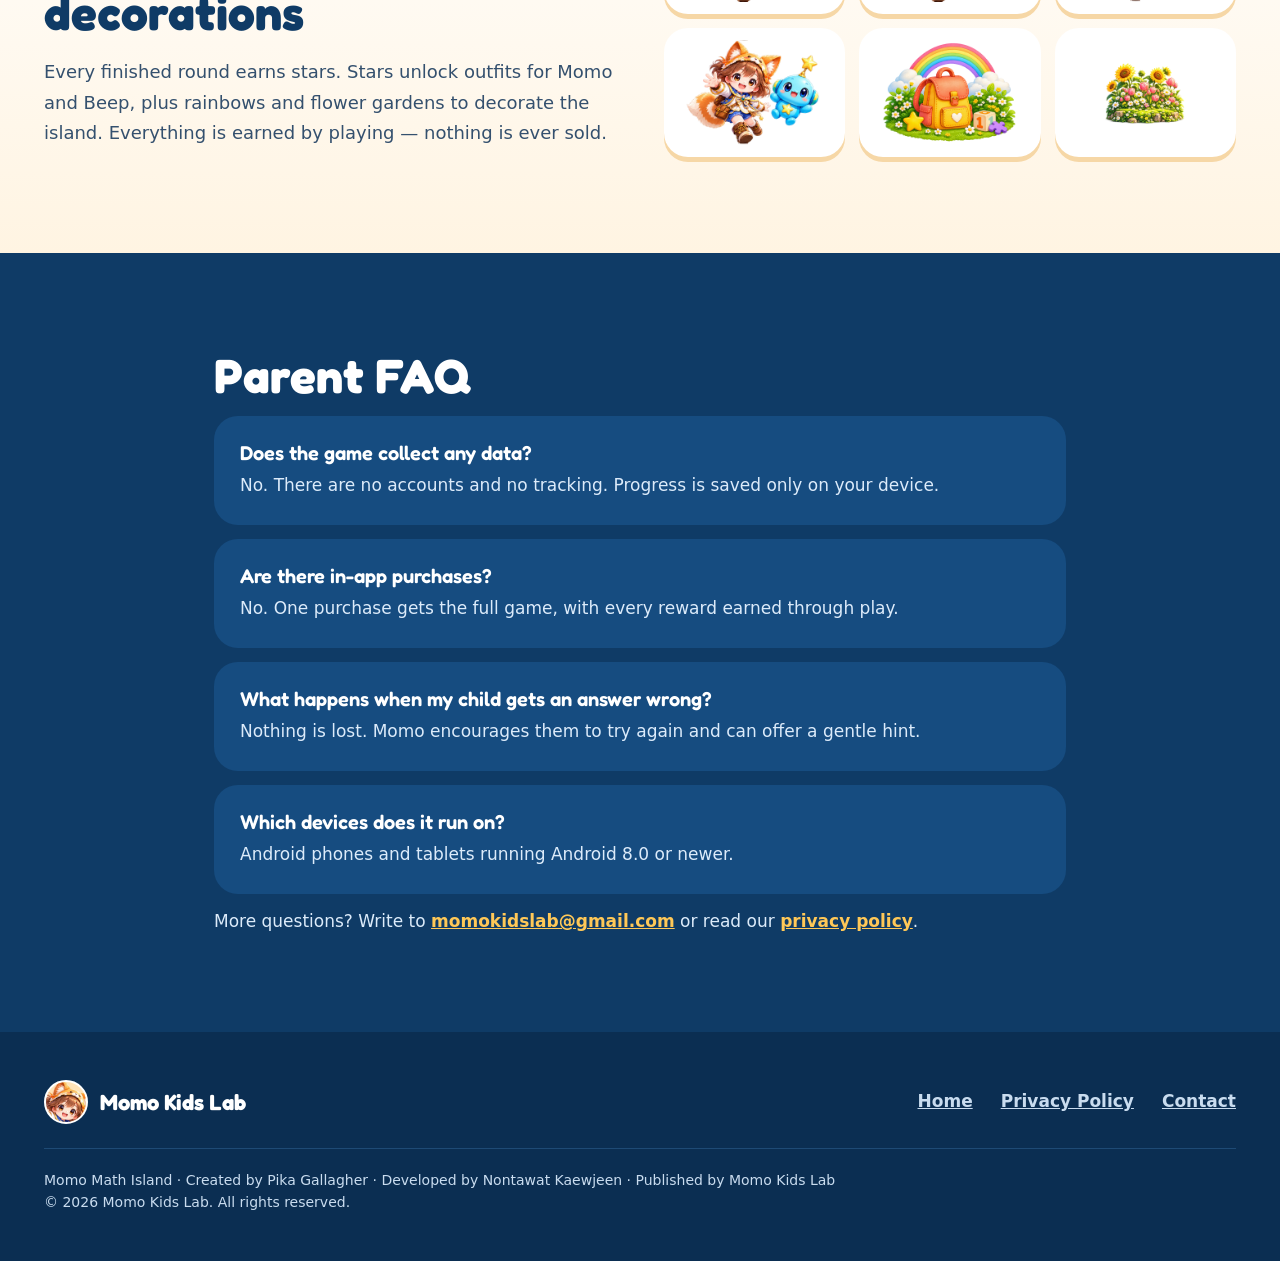
<file: momo-math-island/index.html>
<!doctype html>
<html lang="en">
<head>
<meta charset="utf-8">
<meta name="viewport" content="width=device-width, initial-scale=1">
<title>Momo Math Island — Momo Kids Lab</title>
<meta name="description" content="Momo Math Island is an offline, ad-free early-math adventure for kids ages 3–7. Count, compare, add and subtract with Momo and Beep.">
<meta name="theme-color" content="#FFFFFF">
<meta property="og:type" content="website">
<meta property="og:title" content="Momo Math Island — Momo Kids Lab">
<meta property="og:description" content="An offline, ad-free early-math adventure for kids ages 3–7.">
<meta property="og:url" content="https://shinmeijoudai.github.io/momo-math-island/">
<meta property="og:image" content="https://shinmeijoudai.github.io/assets/img/act-add.webp">
<link rel="icon" type="image/png" href="../favicon.png">
<link rel="apple-touch-icon" href="../assets/img/apple-touch-icon.png">
<link rel="stylesheet" href="../assets/site.css">
</head>
<body>
<a class="skip" href="#main">Skip to content</a>

<header class="nav-solid">
  <nav class="nav" aria-label="Main">
    <a class="brand" href="../"><img src="../assets/img/momo-face.webp" alt="" width="52" height="52"><span class="brand-name">Momo <span>Kids</span> Lab</span></a>
    <div class="nav-links">
      <a href="../">Home</a>
      <a href="#modes">How to play</a>
      <a href="#faq">Parent FAQ</a>
    </div>
    <a class="back" href="../#games">
      <svg width="18" height="18" viewBox="0 0 24 24" fill="none" stroke="currentColor" stroke-width="2.6" stroke-linecap="round" stroke-linejoin="round" aria-hidden="true"><path d="M15 5l-7 7 7 7"/></svg>
      All games</a>
  </nav>
</header>

<main id="main">

<section class="game-hero">
  <div class="wrap">
    <div class="split">
      <div class="copy" style="align-items:flex-start">
        <span class="badge-inline">Coming soon to Google Play</span>
        <h1>Momo <span>Math</span> Island</h1>
        <p class="hero-text">An offline, ad-free early-math adventure. Kids join Momo and Beep the robot to count, compare, add and subtract — collecting stars and outfits along the way.</p>
        <div class="btn-row">
          <a class="btn btn-sun btn-lg" href="mailto:momokidslab@gmail.com?subject=Tell%20me%20when%20Momo%20Math%20Island%20launches">Notify me at launch</a>
          <strong style="color:var(--navy)">One-time purchase</strong>
        </div>
      </div>
      <div><img class="shot" src="../assets/img/act-add.webp" alt="Momo and Beep ride a friendly green dragon over floating islands" width="768" height="512"></div>
    </div>
    <ul class="facts">
      <li><span>AGES</span><strong>3–7</strong></li>
      <li><span>PLATFORM</span><strong>Android</strong></li>
      <li><span>INTERNET</span><strong>Not needed</strong></li>
      <li><span>ADS</span><strong>None</strong></li>
      <li><span>LANGUAGES</span><strong>EN · ES · TH</strong></li>
    </ul>
  </div>
</section>

<section id="modes" class="sec learn">
  <div class="wrap stack">
    <div class="center">
      <span class="eyebrow">Four adventures</span>
      <h2 class="h2">One island, four ways to play with numbers</h2>
    </div>
    <div class="grid-4">
      <article class="mode m-green"><img src="../assets/img/act-count.webp" alt="Momo stacks shape blocks in the forest" loading="lazy" width="768" height="512"><div><h3>Count</h3><p>Tap and count friendly objects, one by one.</p></div></article>
      <article class="mode m-pink"><img src="../assets/img/act-compare.webp" alt="Momo picks flowers in a blossom garden" loading="lazy" width="768" height="512"><div><h3>Compare</h3><p>Which group has more? Which has less?</p></div></article>
      <article class="mode m-blue"><img src="../assets/img/act-add.webp" alt="Momo rides a dragon past floating apples" loading="lazy" width="768" height="512"><div><h3>Add</h3><p>Put groups together to find how many in all.</p></div></article>
      <article class="mode m-purple"><img src="../assets/img/act-subtract.webp" alt="Momo and Beep sit on a crescent moon" loading="lazy" width="768" height="512"><div><h3>Subtract</h3><p>Take some away and see how many are left.</p></div></article>
    </div>
  </div>
</section>

<section class="sec meet">
  <div class="wrap split">
    <div class="copy">
      <span class="eyebrow">Rewards</span>
      <h2 class="h2">Stars, outfits and island decorations</h2>
      <p>Every finished round earns stars. Stars unlock outfits for Momo and Beep, plus rainbows and flower gardens to decorate the island. Everything is earned by playing — nothing is ever sold.</p>
    </div>
    <div class="rewards">
      <div><img src="../assets/img/ward-crown.webp" alt="Momo in a star crown" loading="lazy"></div>
      <div><img src="../assets/img/ward-bow.webp" alt="Momo with a ribbon bow" loading="lazy"></div>
      <div><img src="../assets/img/ward-phones.webp" alt="Beep wearing rainbow headphones" loading="lazy"></div>
      <div><img src="../assets/img/ward-star.webp" alt="Beep with a star antenna" loading="lazy"></div>
      <div><img src="../assets/img/decor-rainbow.webp" alt="A rainbow arch decoration" loading="lazy"></div>
      <div><img src="../assets/img/decor-garden.webp" alt="A flower garden decoration with sunflowers and tulips" loading="lazy"></div>
    </div>
  </div>
</section>

<section id="faq" class="sec dark">
  <div class="wrap faq">
    <h2 class="h2">Parent FAQ</h2>
    <div class="tile"><h3>Does the game collect any data?</h3><p>No. There are no accounts and no tracking. Progress is saved only on your device.</p></div>
    <div class="tile"><h3>Are there in-app purchases?</h3><p>No. One purchase gets the full game, with every reward earned through play.</p></div>
    <div class="tile"><h3>What happens when my child gets an answer wrong?</h3><p>Nothing is lost. Momo encourages them to try again and can offer a gentle hint.</p></div>
    <div class="tile"><h3>Which devices does it run on?</h3><p>Android phones and tablets running Android 8.0 or newer.</p></div>
    <p>More questions? Write to <a href="mailto:momokidslab@gmail.com">momokidslab@gmail.com</a> or read our <a href="privacy-policy.html">privacy policy</a>.</p>
  </div>
</section>

</main>

<footer class="footer">
  <div class="wrap">
    <a class="brand" href="../"><img src="../assets/img/momo-face.webp" alt="" width="44" height="44"><span class="brand-name">Momo Kids Lab</span></a>
    <nav aria-label="Footer">
      <a href="../">Home</a>
      <a href="privacy-policy.html">Privacy Policy</a>
      <a href="mailto:momokidslab@gmail.com">Contact</a>
    </nav>
    <small>Momo Math Island · Created by Pika Gallagher · Developed by Nontawat Kaewjeen · Published by Momo Kids Lab<br>© 2026 Momo Kids Lab. All rights reserved.</small>
  </div>
</footer>
</body>
</html>
</file>
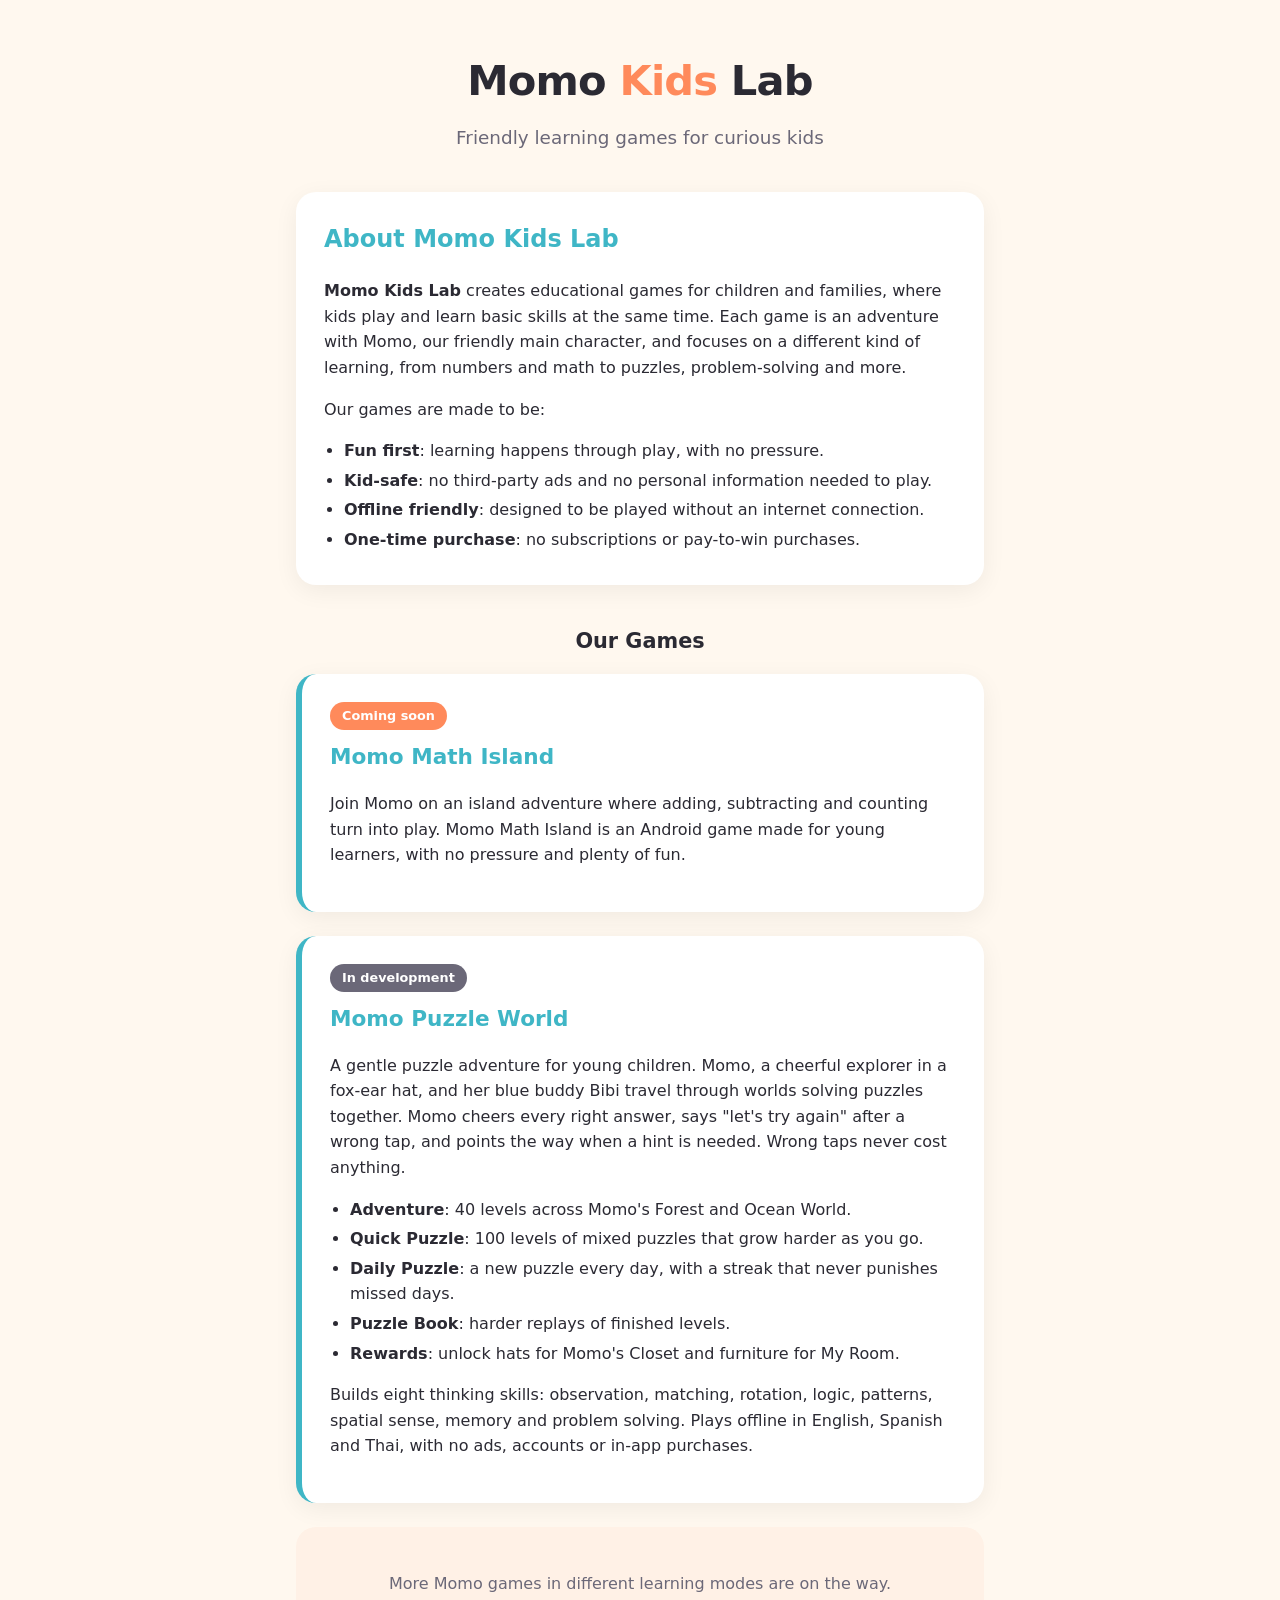
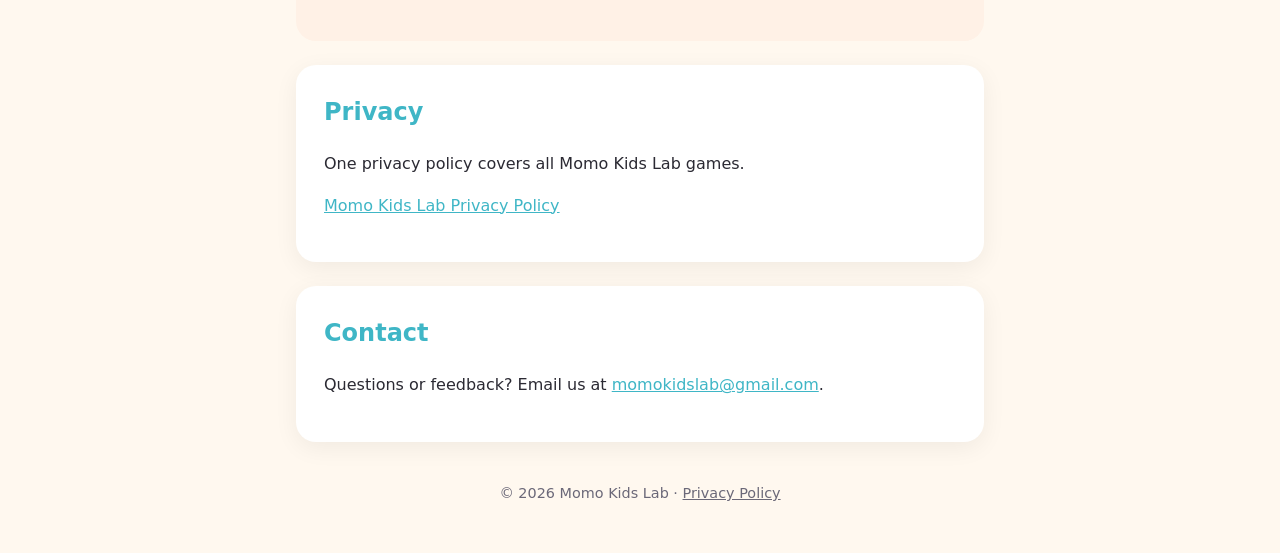
<file: index_1.html>
<!doctype html>
<html lang="en">
<head>
  <meta charset="utf-8">
  <meta name="viewport" content="width=device-width, initial-scale=1">
  <title>Momo Kids Lab</title>
  <meta name="description" content="Momo Kids Lab makes friendly educational games where kids play and learn basic skills at the same time.">
  <style>
    :root {
      --bg: #fff8ef;
      --card: #ffffff;
      --ink: #2b2a33;
      --muted: #6b6878;
      --accent: #ff8a5b;
      --sea: #3fb6c6;
      --soft: #fff1e6;
    }
    @media (prefers-color-scheme: dark) {
      :root { --bg: #1d1c24; --card: #282733; --ink: #f4f1ea; --muted: #b3afc0; --soft: #33313f; }
    }
    * { box-sizing: border-box; }
    body {
      margin: 0;
      font-family: system-ui, -apple-system, "Segoe UI", Roboto, sans-serif;
      background: var(--bg);
      color: var(--ink);
      line-height: 1.6;
    }
    main { max-width: 720px; margin: 0 auto; padding: 48px 16px; }
    header { text-align: center; margin-bottom: 40px; }
    h1 { font-size: 2.6rem; margin: 0; letter-spacing: -0.02em; }
    h1 span { color: var(--accent); }
    .tagline { color: var(--muted); font-size: 1.15rem; margin-top: 8px; }
    .card {
      background: var(--card);
      border-radius: 20px;
      padding: 28px;
      box-shadow: 0 6px 24px rgba(0, 0, 0, 0.06);
      margin-bottom: 24px;
    }
    .card h2 { margin-top: 0; color: var(--sea); }
    .section-title { font-size: 1.3rem; margin: 40px 0 16px; text-align: center; }
    .game { border-left: 6px solid var(--sea); }
    .game h3 { margin: 10px 0 6px; font-size: 1.35rem; color: var(--sea); }
    .badge {
      display: inline-block;
      background: var(--accent);
      color: #fff;
      font-size: 0.8rem;
      font-weight: 600;
      padding: 4px 12px;
      border-radius: 999px;
    }
    .badge.later { background: var(--muted); }
    .more { text-align: center; color: var(--muted); background: var(--soft); box-shadow: none; }
    ul.values { padding-left: 20px; margin: 0; }
    ul.values li { margin-bottom: 4px; }
    a { color: var(--sea); }
    footer { text-align: center; color: var(--muted); font-size: 0.9rem; margin-top: 40px; }
    footer a { color: var(--muted); }
  </style>
</head>
<body>
  <main>
    <header>
      <h1>Momo <span>Kids</span> Lab</h1>
      <p class="tagline">Friendly learning games for curious kids</p>
    </header>

    <section class="card">
      <h2>About Momo Kids Lab</h2>
      <p><strong>Momo Kids Lab</strong> creates educational games for children and families, where kids
        play and learn basic skills at the same time. Each game is an adventure with Momo, our friendly
        main character, and focuses on a different kind of learning, from numbers and math to puzzles,
        problem-solving and more.</p>
      <p>Our games are made to be:</p>
      <ul class="values">
        <li><strong>Fun first</strong>: learning happens through play, with no pressure.</li>
        <li><strong>Kid-safe</strong>: no third-party ads and no personal information needed to play.</li>
        <li><strong>Offline friendly</strong>: designed to be played without an internet connection.</li>
        <li><strong>One-time purchase</strong>: no subscriptions or pay-to-win purchases.</li>
      </ul>
    </section>

    <h2 class="section-title">Our Games</h2>

    <section class="card game">
      <span class="badge">Coming soon</span>
      <h3>Momo Math Island</h3>
      <p>Join Momo on an island adventure where adding, subtracting and counting turn into play.
        Momo Math Island is an Android game made for young learners, with no pressure and plenty of fun.</p>
    </section>

    <section class="card game">
      <span class="badge later">In development</span>
      <h3>Momo Puzzle World</h3>
      <p>A gentle puzzle adventure for young children. Momo, a cheerful explorer in a fox-ear hat,
        and her blue buddy Bibi travel through worlds solving puzzles together. Momo cheers every
        right answer, says "let's try again" after a wrong tap, and points the way when a hint is needed.
        Wrong taps never cost anything.</p>
      <ul class="values">
        <li><strong>Adventure</strong>: 40 levels across Momo's Forest and Ocean World.</li>
        <li><strong>Quick Puzzle</strong>: 100 levels of mixed puzzles that grow harder as you go.</li>
        <li><strong>Daily Puzzle</strong>: a new puzzle every day, with a streak that never punishes missed days.</li>
        <li><strong>Puzzle Book</strong>: harder replays of finished levels.</li>
        <li><strong>Rewards</strong>: unlock hats for Momo's Closet and furniture for My Room.</li>
      </ul>
      <p>Builds eight thinking skills: observation, matching, rotation, logic, patterns, spatial sense,
        memory and problem solving. Plays offline in English, Spanish and Thai, with no ads, accounts
        or in-app purchases.</p>
    </section>

    <section class="card more">
      <p>More Momo games in different learning modes are on the way.</p>
    </section>

    <section class="card">
      <h2>Privacy</h2>
      <p>One privacy policy covers all Momo Kids Lab games.</p>
      <p><a href="momo-math-island/privacy-policy.html">Momo Kids Lab Privacy Policy</a></p>
    </section>

    <section class="card">
      <h2>Contact</h2>
      <p>Questions or feedback? Email us at
        <a href="mailto:momokidslab@gmail.com">momokidslab@gmail.com</a>.</p>
    </section>

    <footer>&copy; 2026 Momo Kids Lab &middot; <a href="momo-math-island/privacy-policy.html">Privacy Policy</a></footer>
  </main>
</body>
</html>
</file>
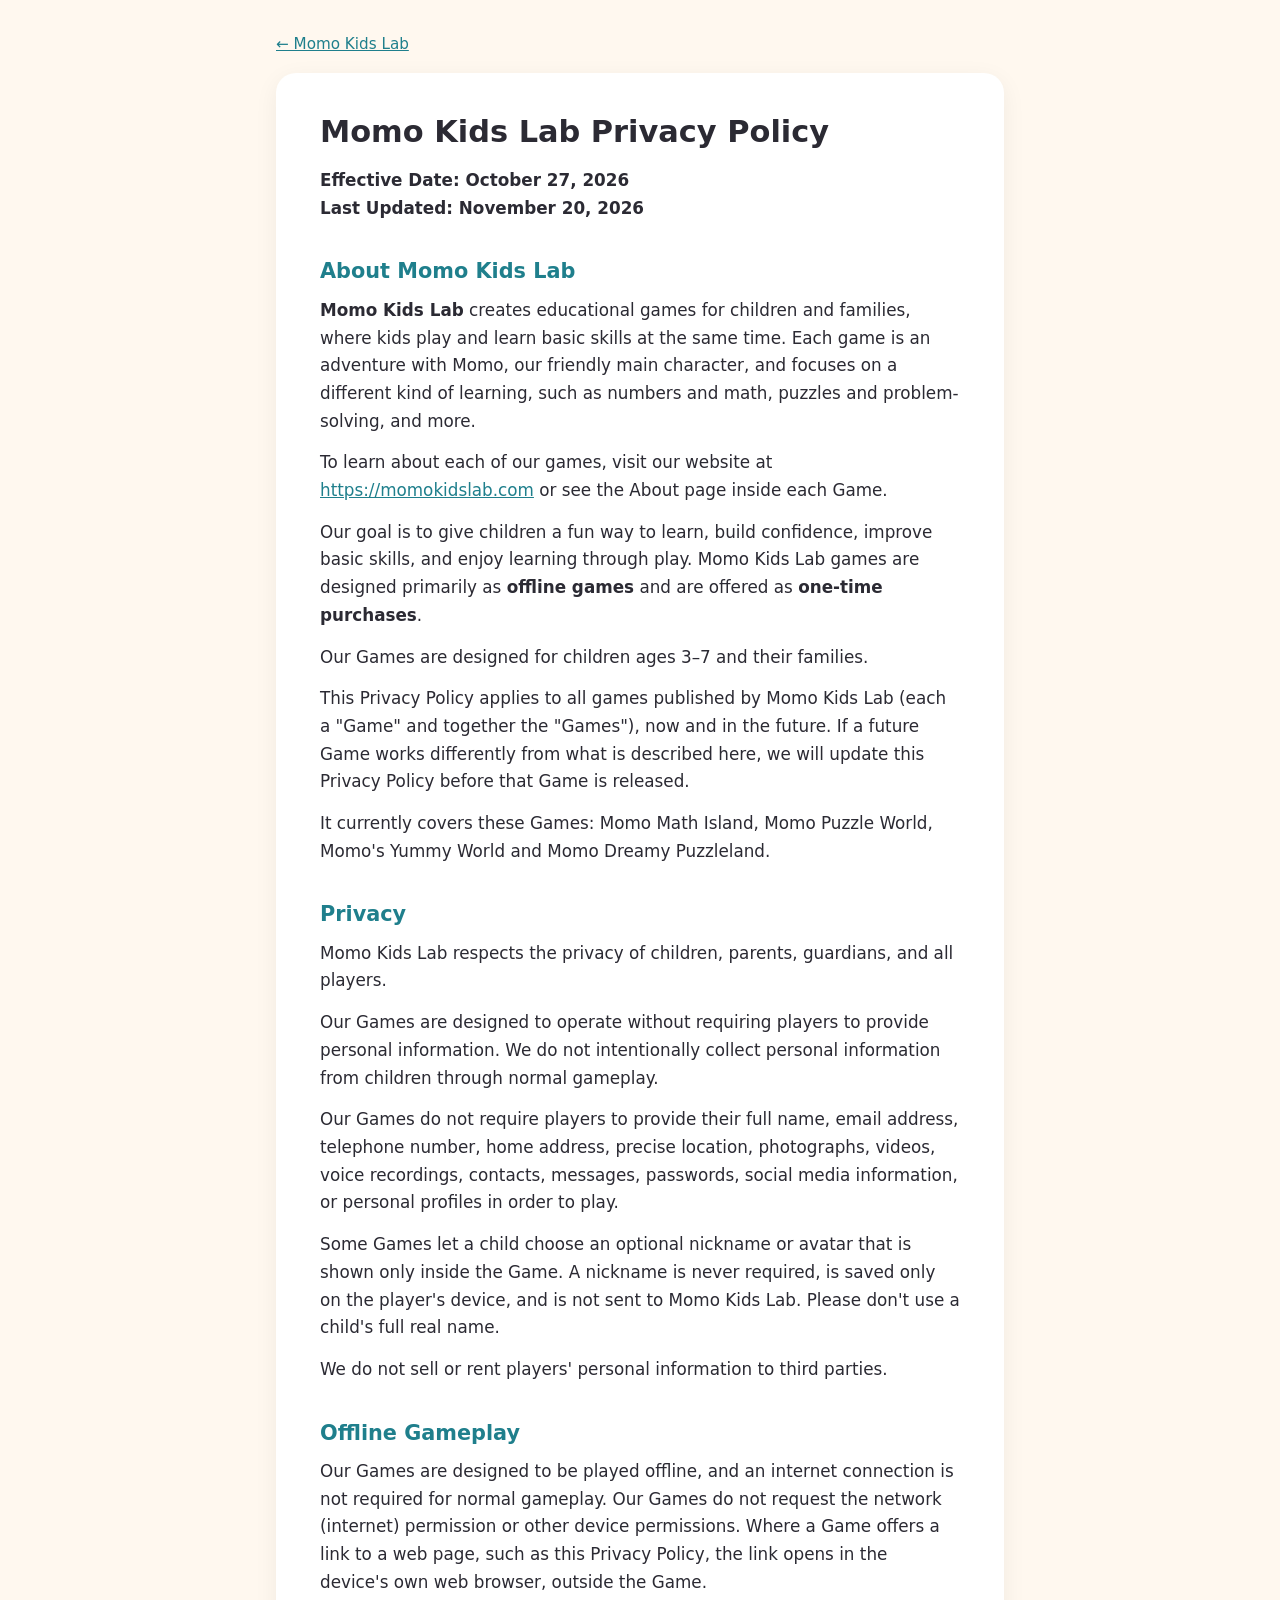
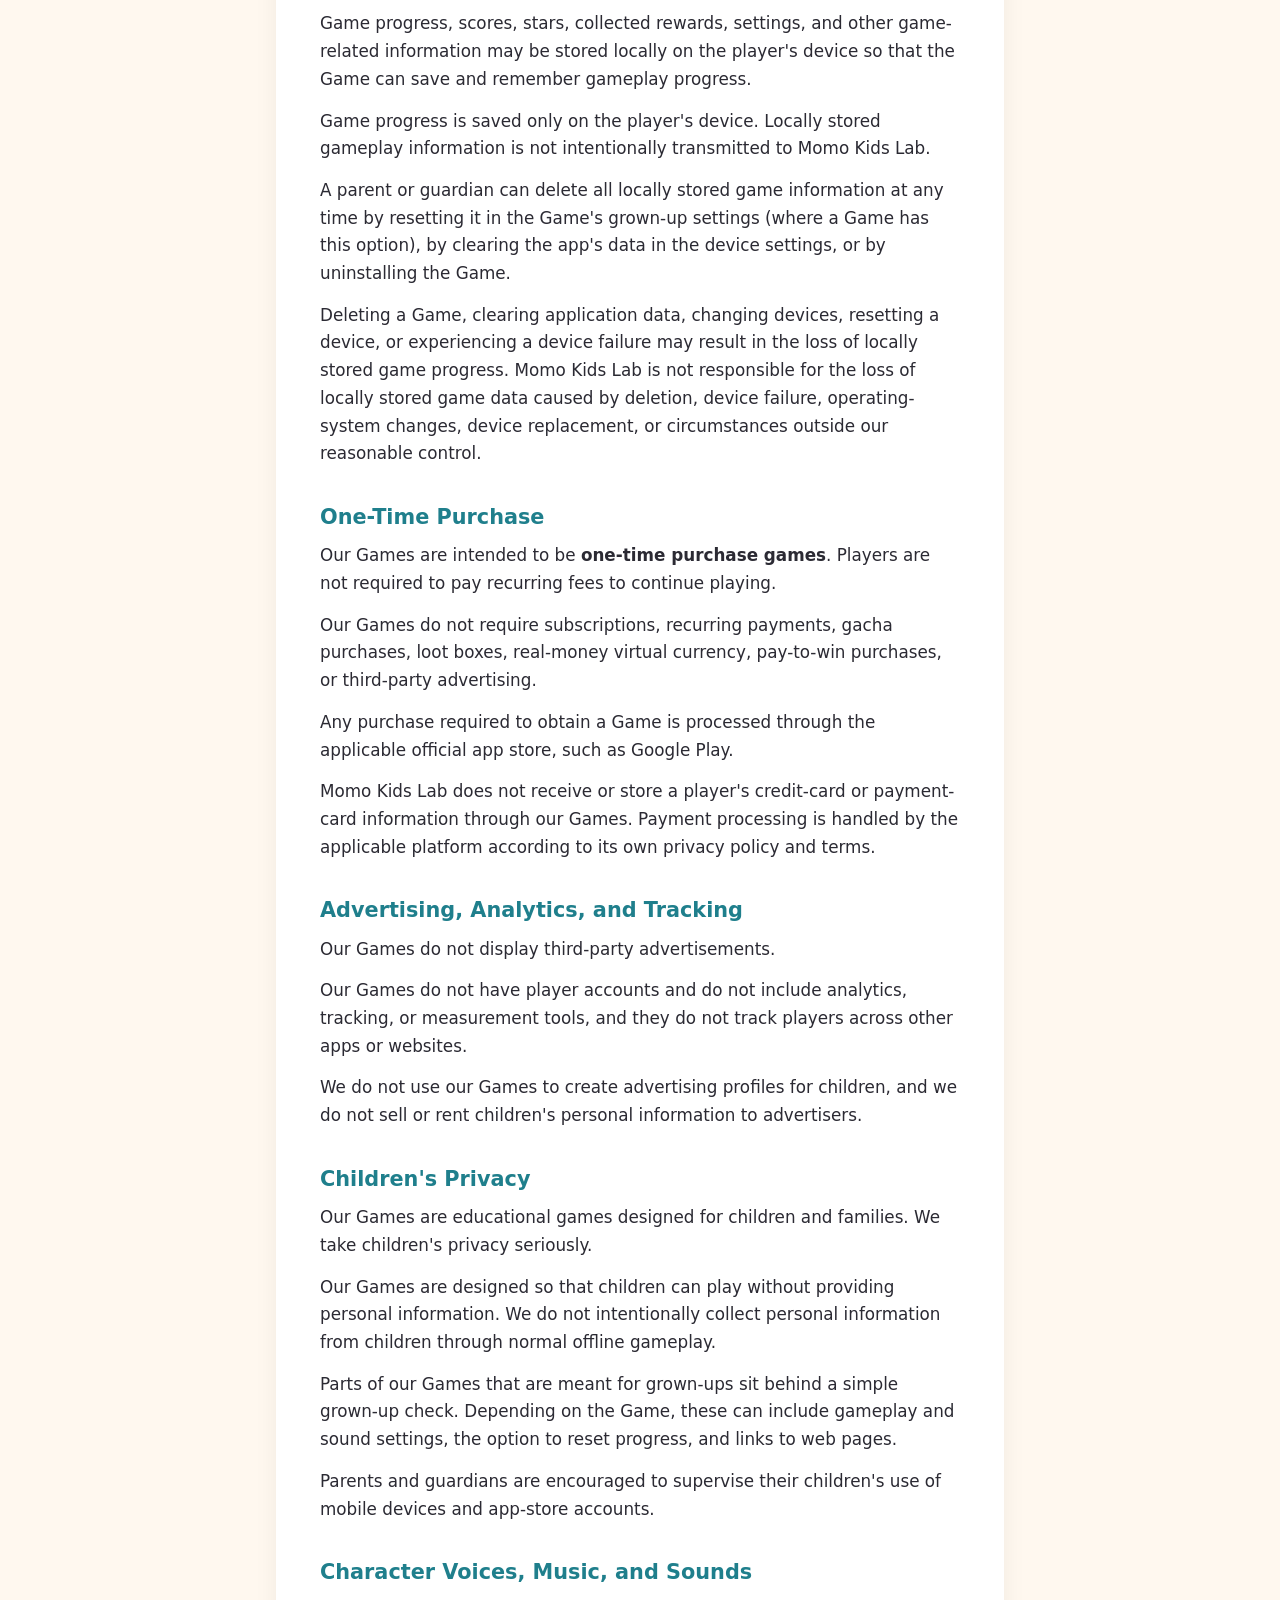
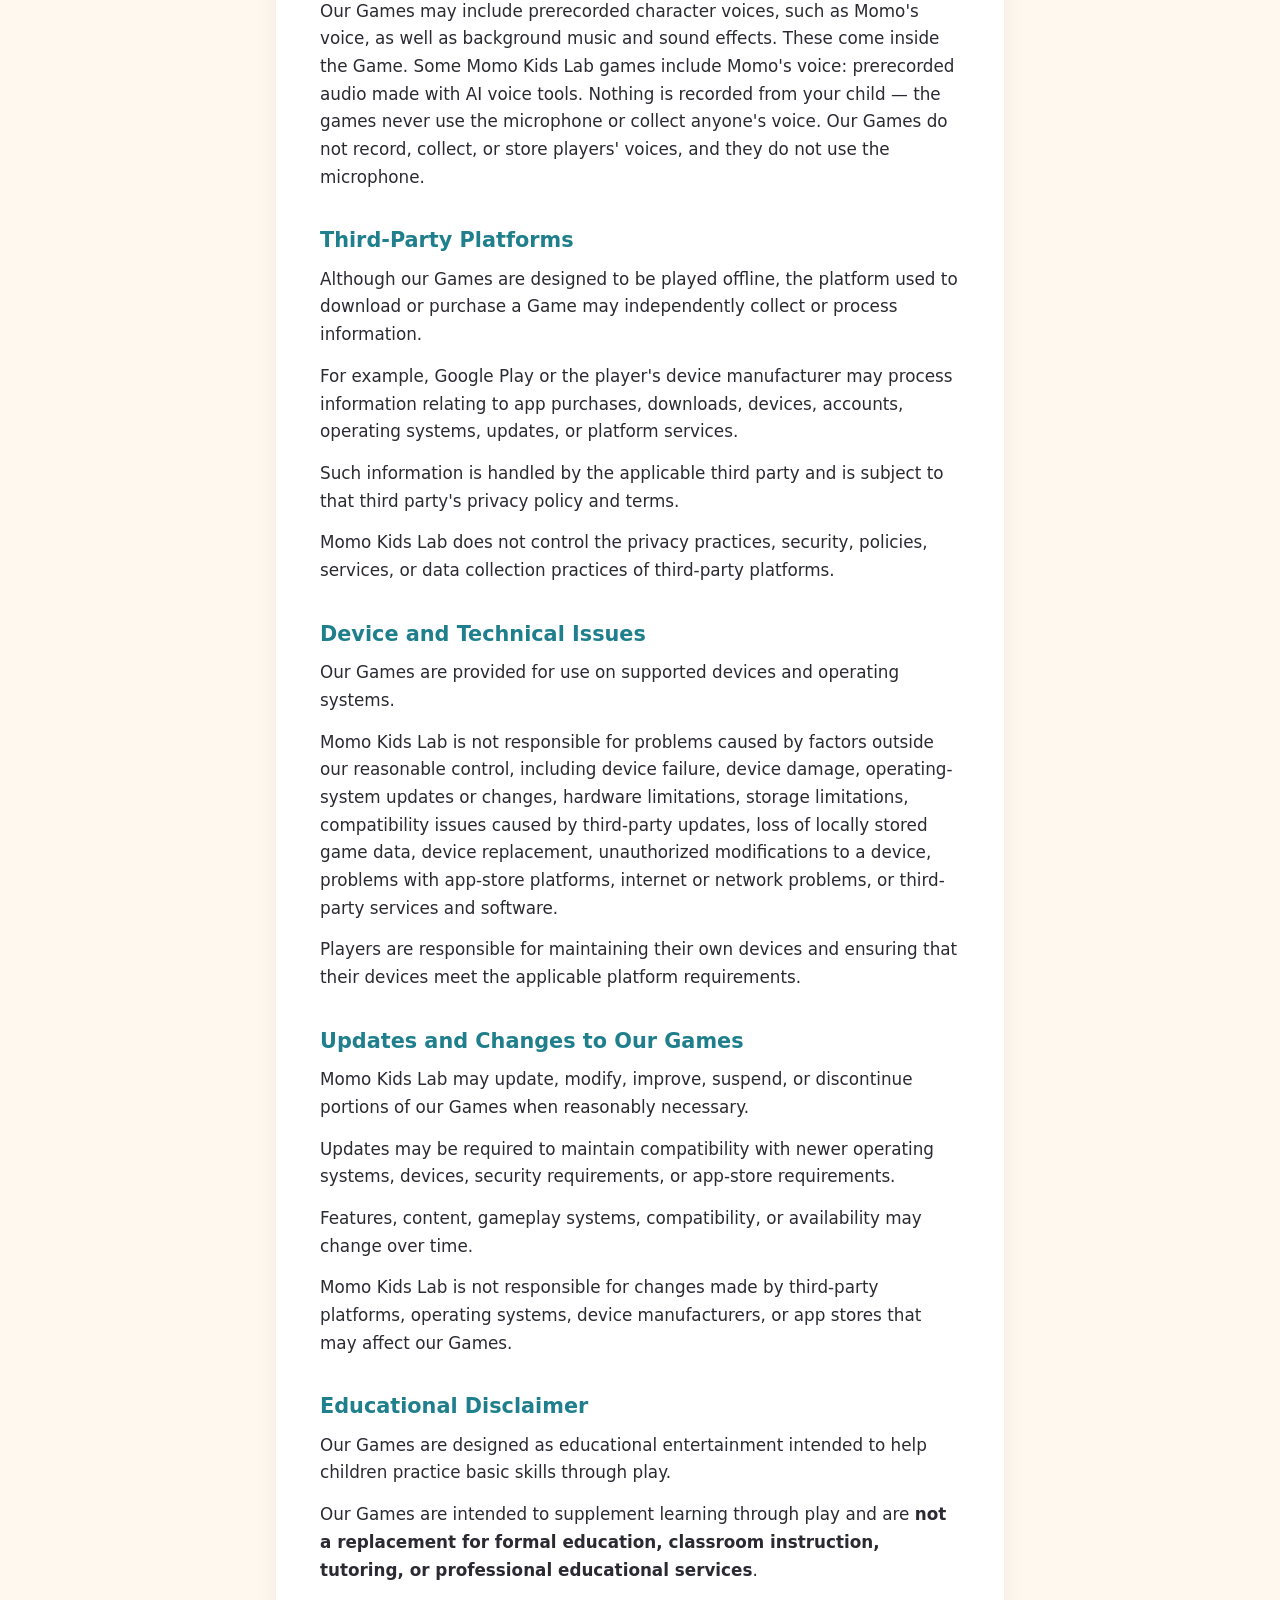
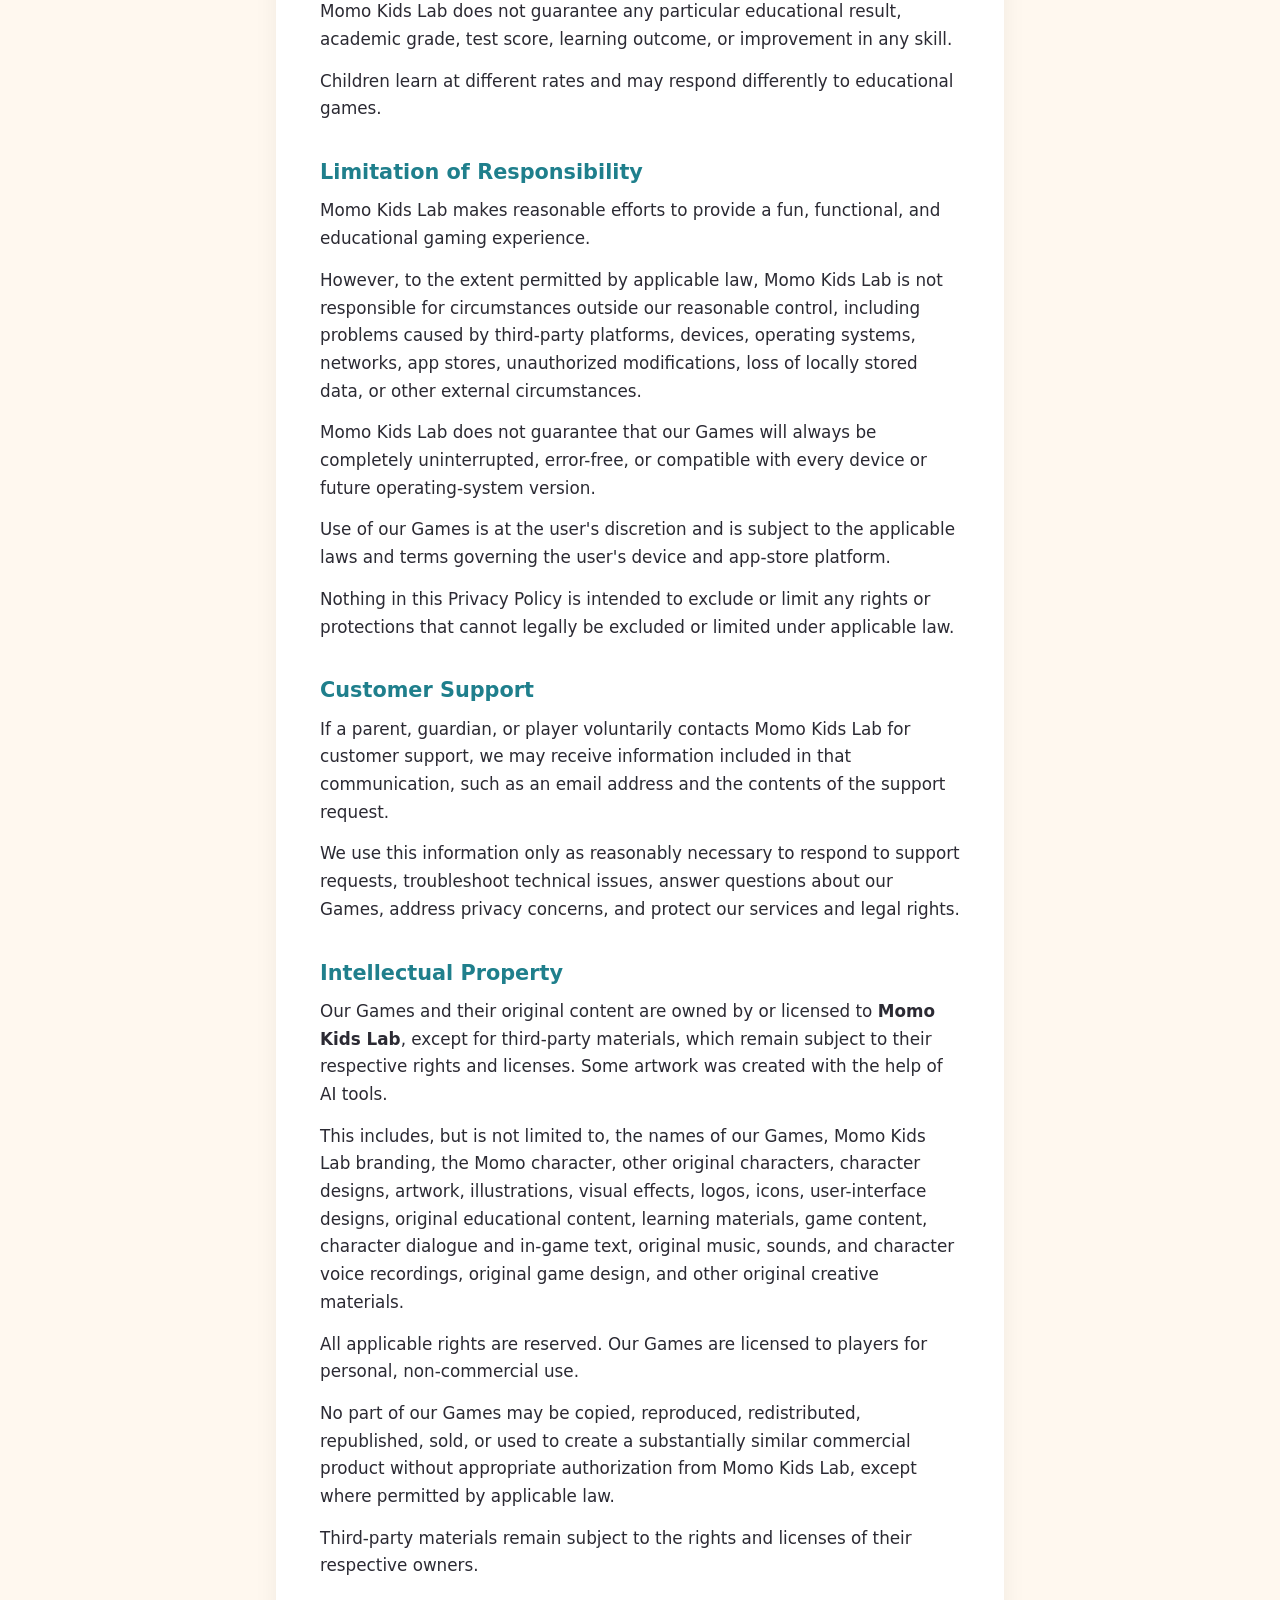
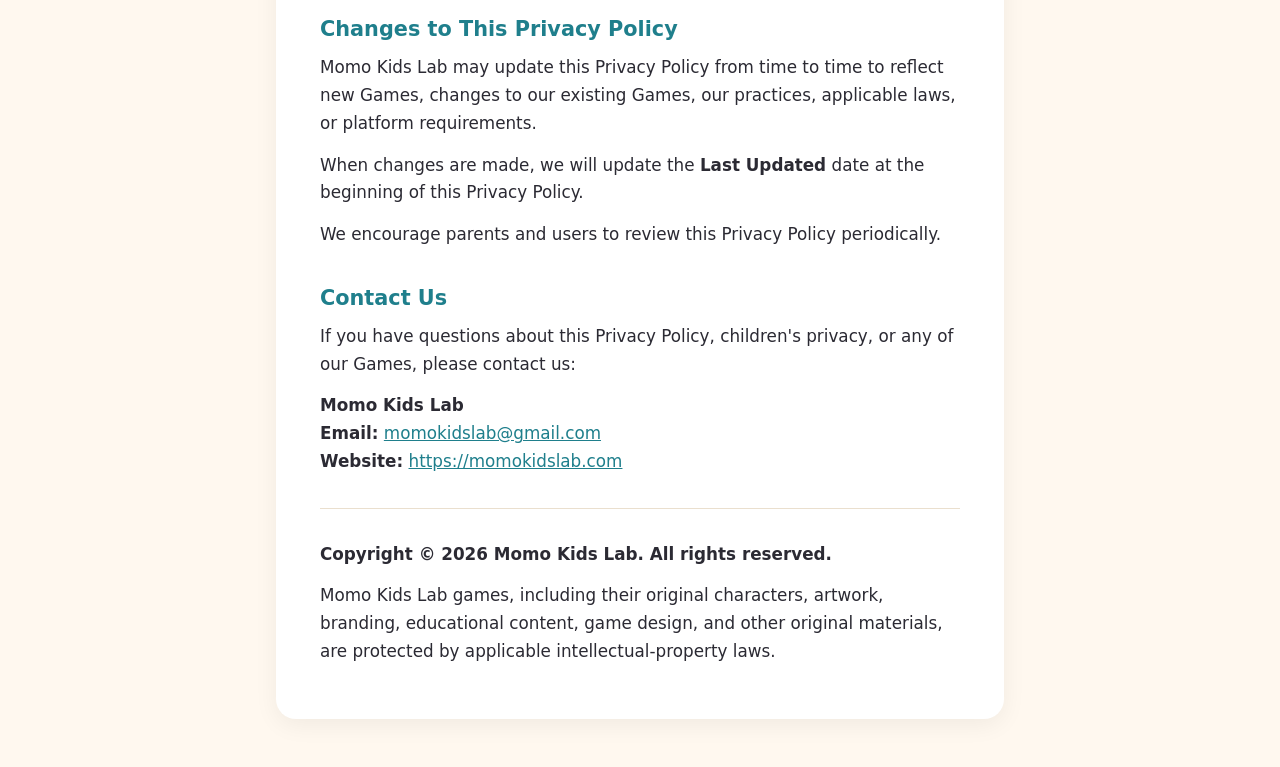
<file: momo-dreamy-puzzleland/privacy-policy.html>
<!doctype html>
<html lang="en">
<head>
  <meta charset="utf-8">
  <meta name="viewport" content="width=device-width, initial-scale=1">
  <title>Momo Dreamy Puzzleland Privacy Policy</title>
  <meta http-equiv="refresh" content="0; url=../momo-math-island/privacy-policy.html">
  <link rel="canonical" href="https://shinmeijoudai.github.io/momo-math-island/privacy-policy.html">
  <style>
    body { margin: 0; font-family: system-ui, -apple-system, "Segoe UI", Roboto, sans-serif; background: #fff8ef; color: #2b2a33; line-height: 1.6; }
    main { max-width: 720px; margin: 0 auto; padding: 48px 16px; text-align: center; }
    a { color: #3fb6c6; }
    @media (prefers-color-scheme: dark) { body { background: #1d1c24; color: #f4f1ea; } }
  </style>
</head>
<body>
  <main>
    <h1>Momo Dreamy Puzzleland Privacy Policy</h1>
    <p>One privacy policy covers all Momo Kids Lab games, including Momo Math Island, Momo Puzzle World, Momo's Yummy World and Momo Dreamy Puzzleland.</p>
    <p><a href="../momo-math-island/privacy-policy.html">Read the Momo Kids Lab Privacy Policy</a></p>
  </main>
</body>
</html>
</file>
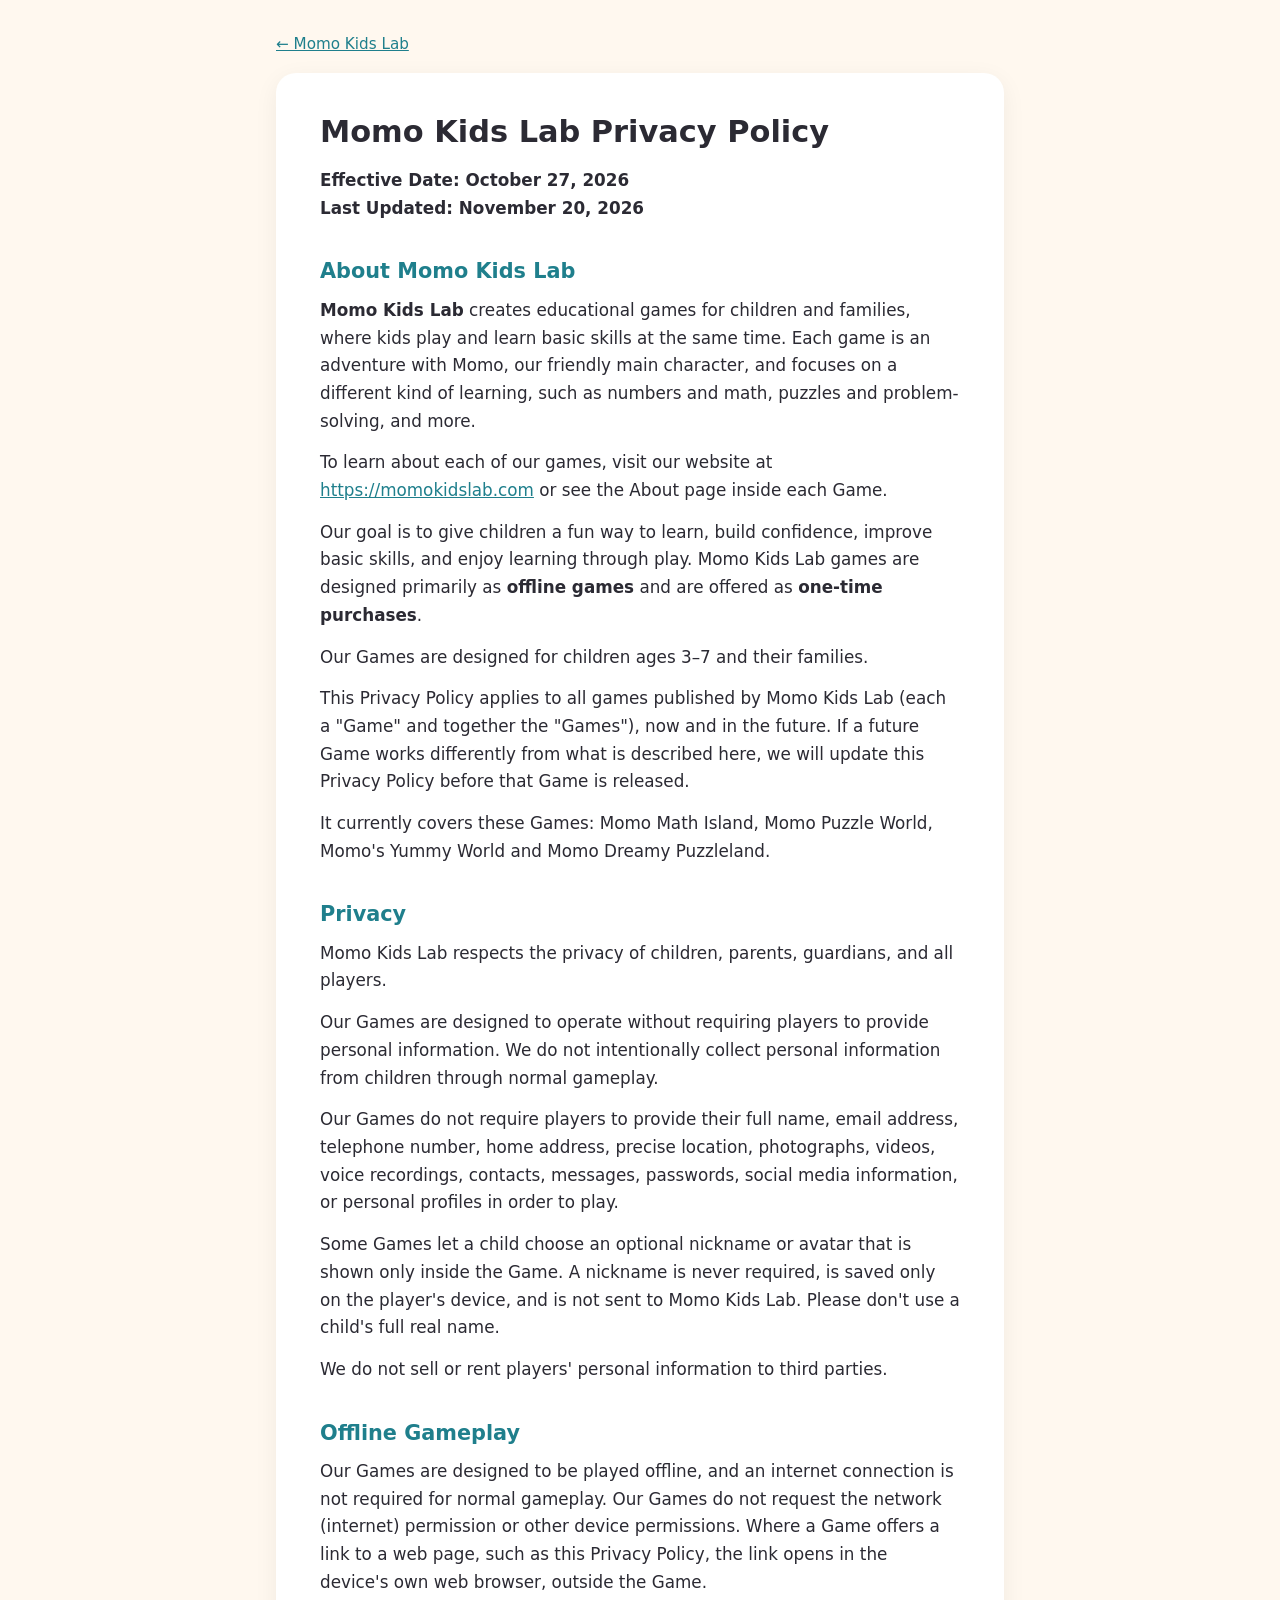
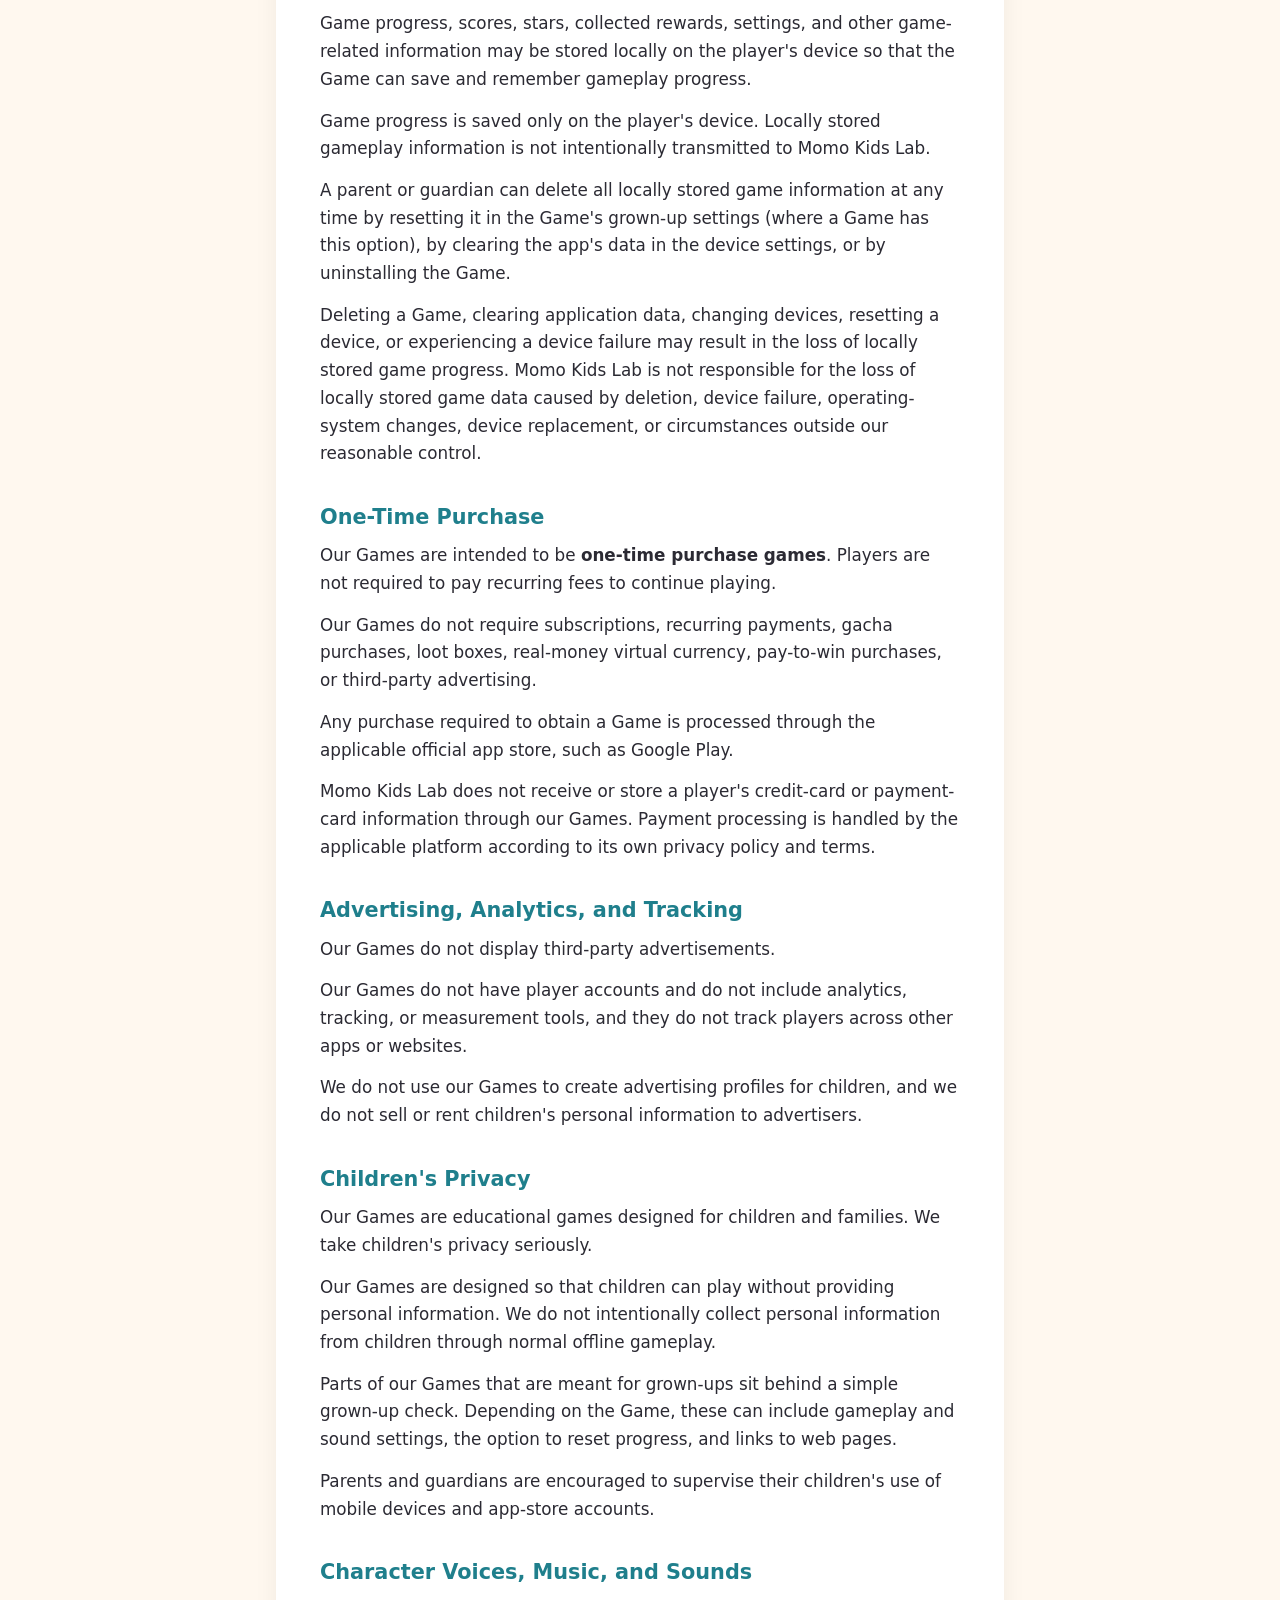
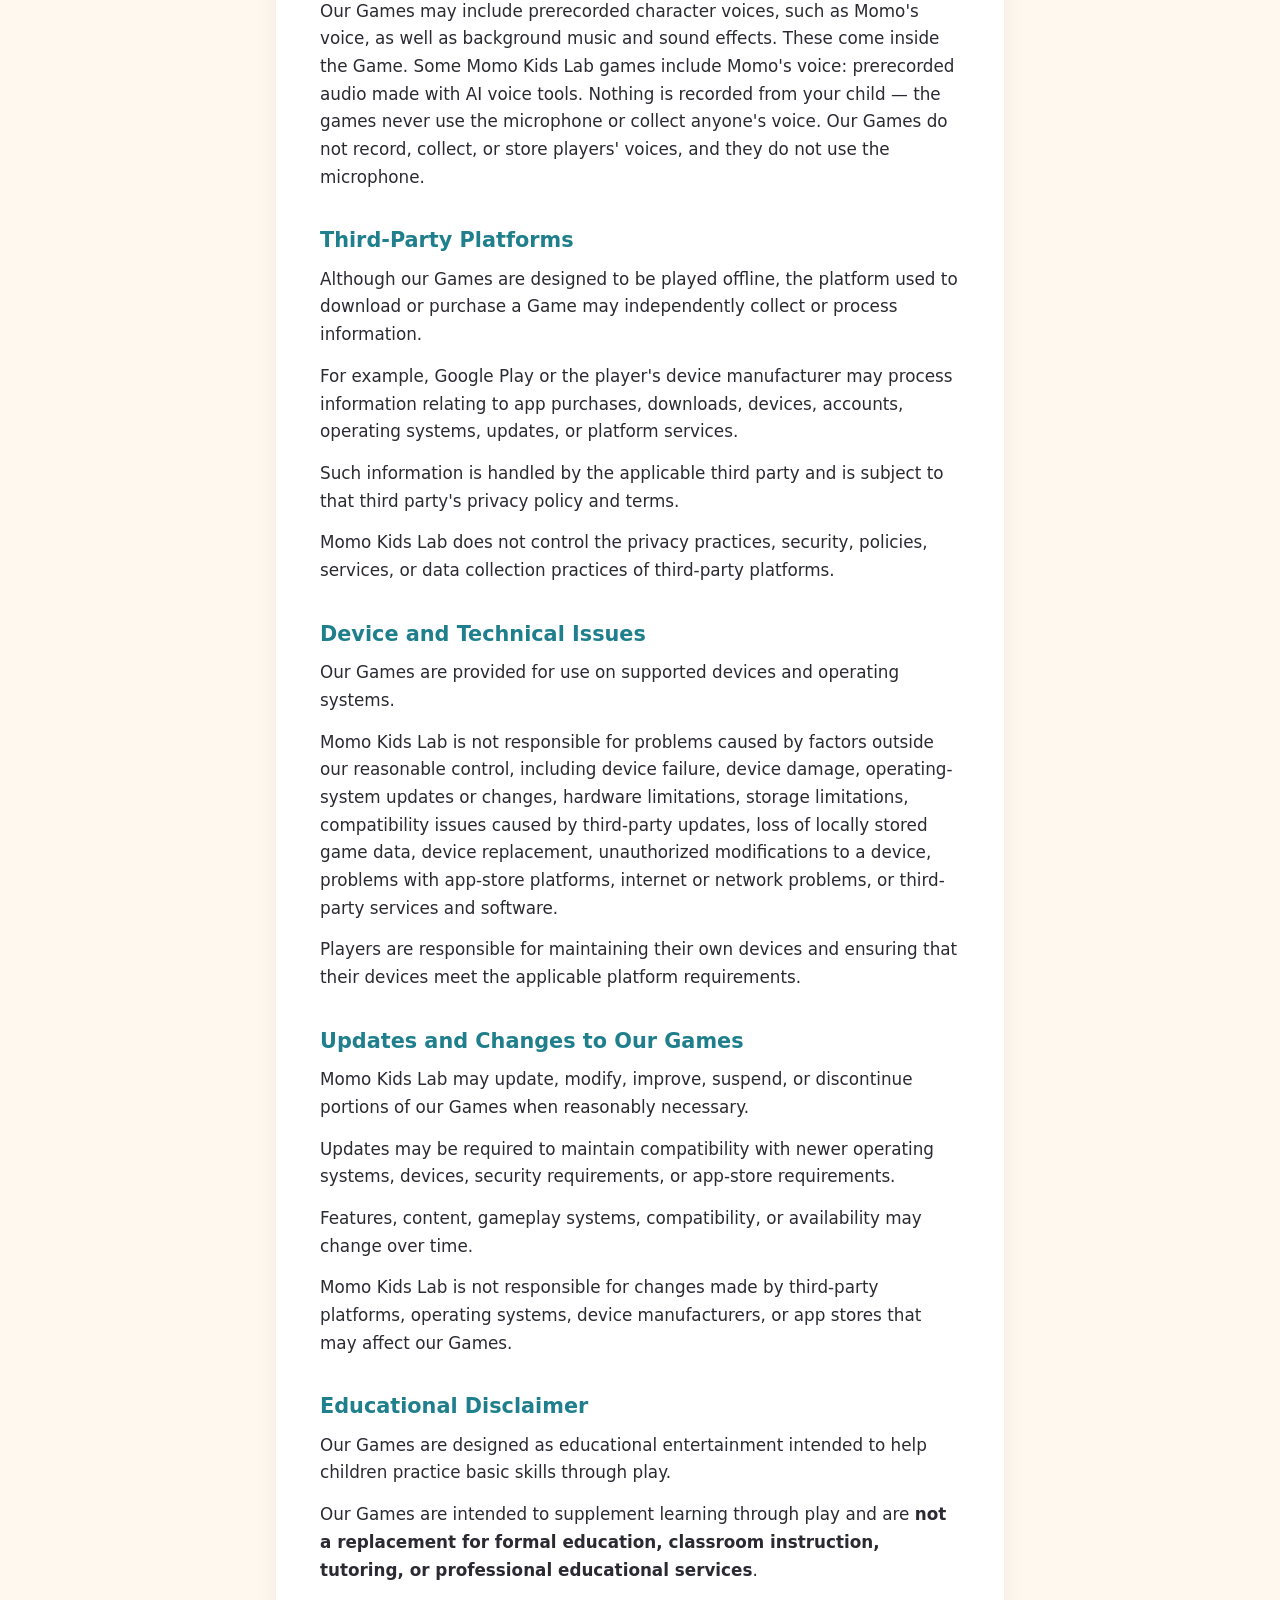
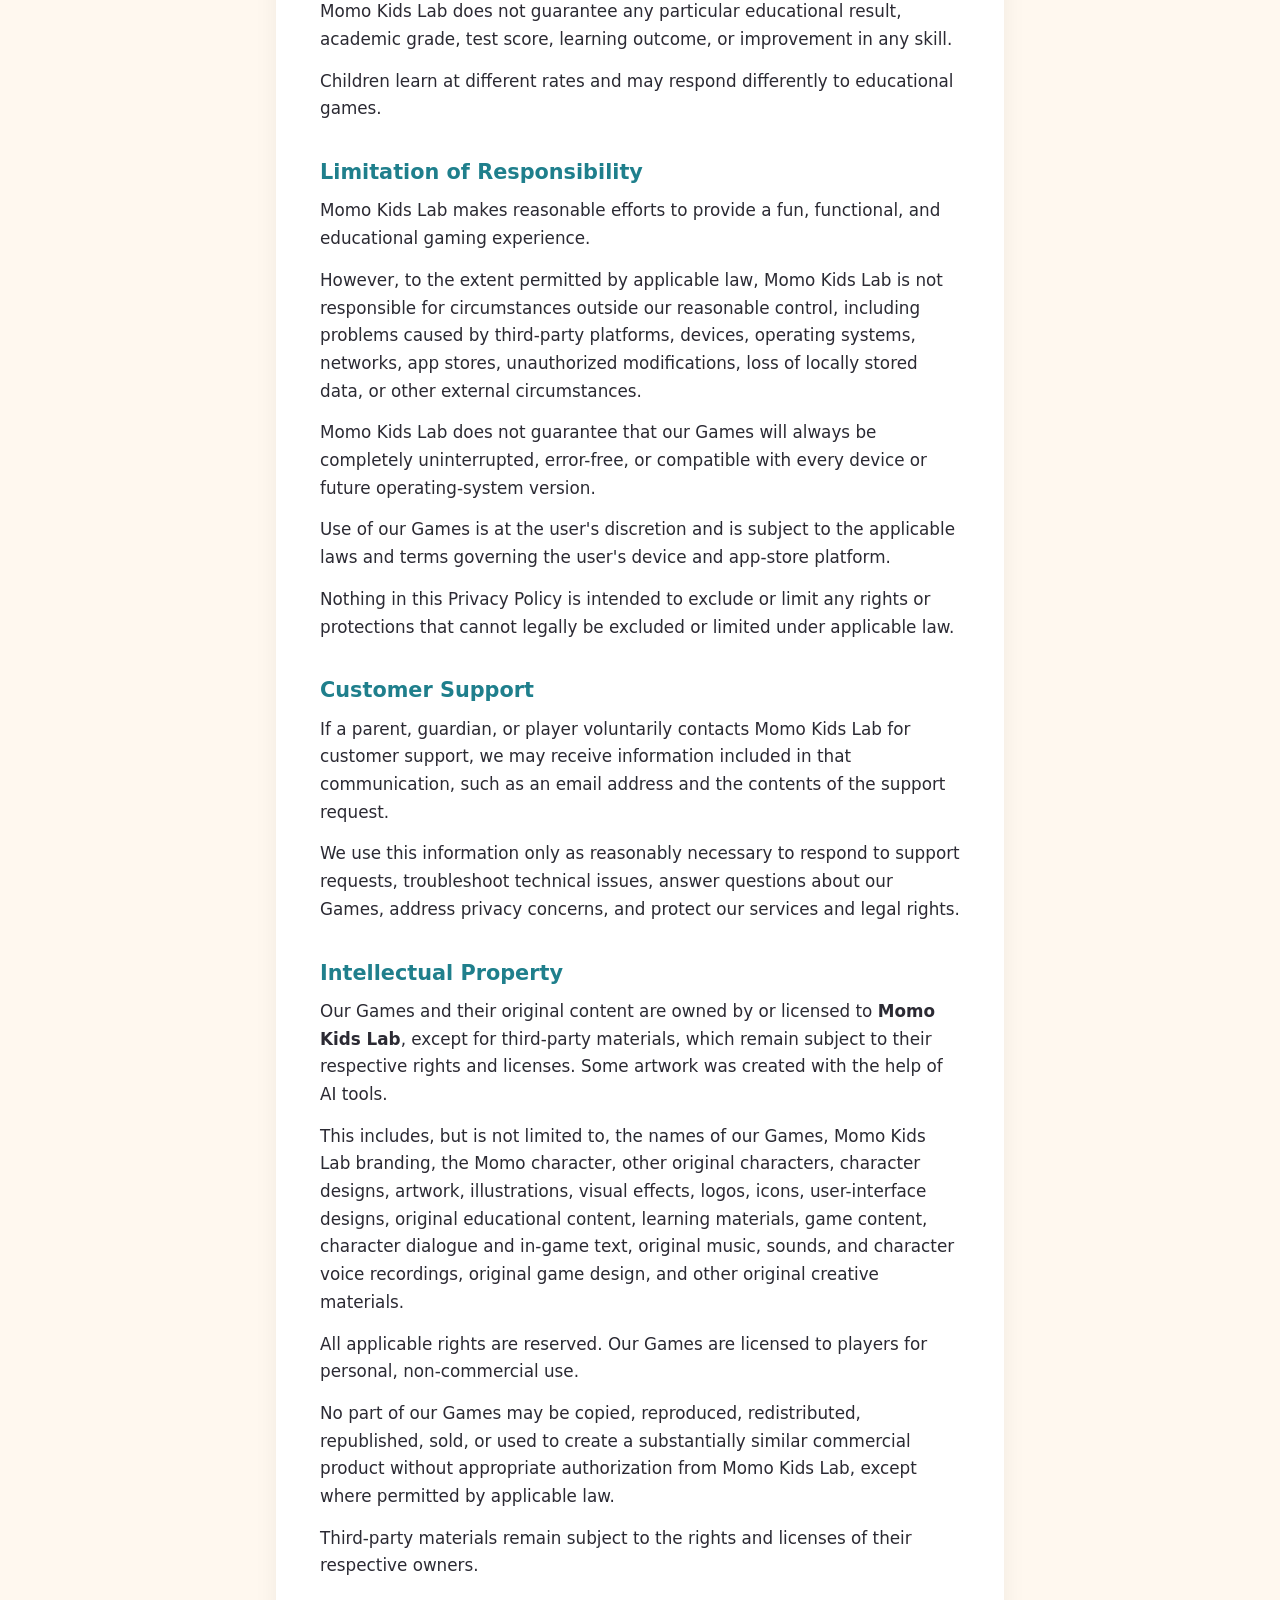
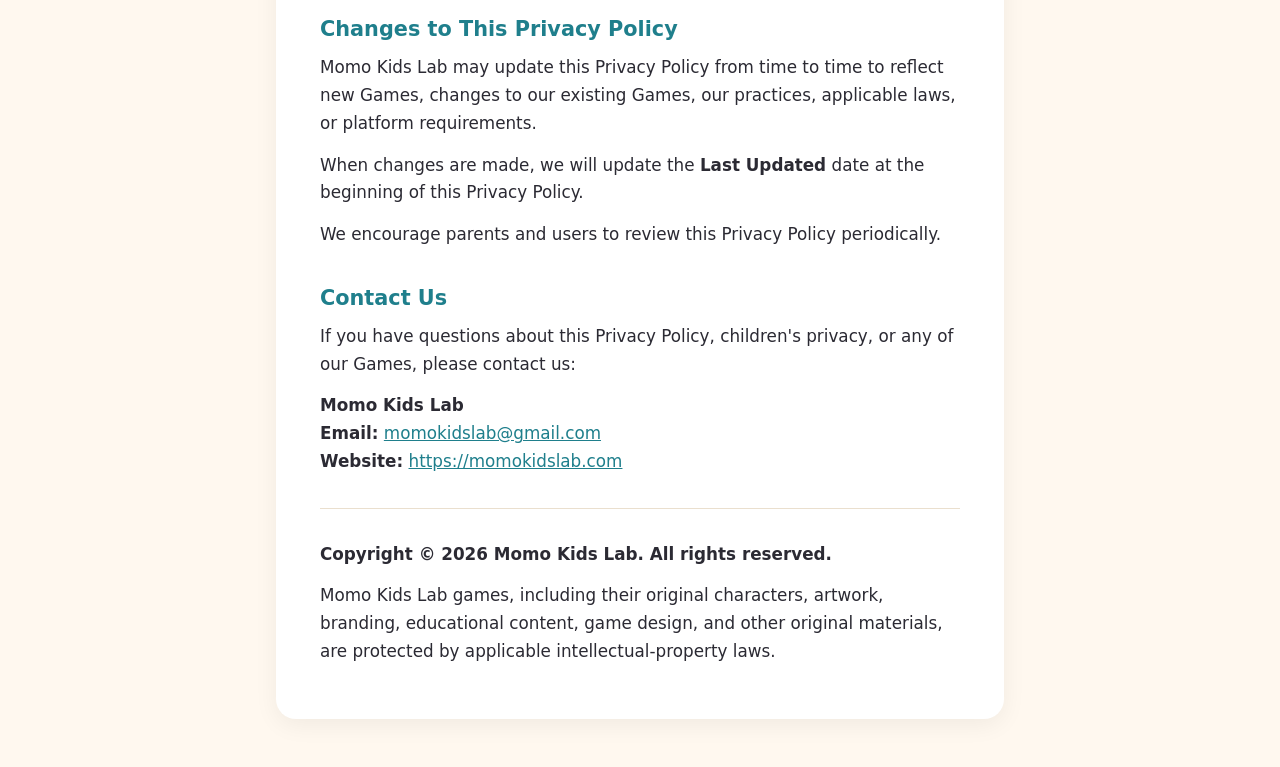
<file: momo-math-island/privacy-policy.html>
<!doctype html>
<html lang="en">
<head>
  <meta charset="utf-8">
  <meta name="viewport" content="width=device-width, initial-scale=1">
  <title>Momo Kids Lab Privacy Policy</title>
  <meta name="description" content="Privacy Policy for all Momo Kids Lab games.">
  <style>
    :root { --bg: #fff8ef; --card: #ffffff; --ink: #2b2a33; --muted: #6b6878; --sea: #1f7f8c; --rule: #eadfce; }
    @media (prefers-color-scheme: dark) {
      :root { --bg: #1d1c24; --card: #282733; --ink: #f4f1ea; --muted: #b3afc0; --sea: #6fd3df; --rule: #3a3846; }
    }
    * { box-sizing: border-box; }
    body { margin: 0; background: var(--bg); color: var(--ink); font-family: system-ui, -apple-system, "Segoe UI", Roboto, sans-serif; line-height: 1.65; font-size: 1.05rem; }
    main { max-width: 760px; margin: 0 auto; padding: 32px 16px 48px; }
    article { background: var(--card); border-radius: 20px; padding: 24px 20px; box-shadow: 0 6px 24px rgba(0,0,0,.06); overflow-wrap: break-word; }
    h1 { font-size: 1.9rem; line-height: 1.25; margin: 0 0 16px; }
    h2 { font-size: 1.3rem; color: var(--sea); margin: 32px 0 8px; }
    p { margin: 0 0 14px; }
    ul { margin: 0 0 14px; padding-left: 22px; }
    li { margin-bottom: 4px; }
    hr { border: 0; border-top: 1px solid var(--rule); margin: 32px 0; }
    a { color: var(--sea); }
    nav { margin-bottom: 16px; font-size: .95rem; }
    @media (min-width: 600px) { article { padding: 40px 44px; } }
  </style>
</head>
<body>
  <main>
    <nav><a href="../">&larr; Momo Kids Lab</a></nav>
    <article>
      <h1>Momo Kids Lab Privacy Policy</h1>
      <p><strong>Effective Date: October 27, 2026</strong><br>
<strong>Last Updated: November 20, 2026</strong></p>

      <h2>About Momo Kids Lab</h2>
      <p><strong>Momo Kids Lab</strong> creates educational games for children and families, where kids play and learn basic skills at the same time. Each game is an adventure with Momo, our friendly main character, and focuses on a different kind of learning, such as numbers and math, puzzles and problem-solving, and more.</p>
      <p>To learn about each of our games, visit our website at <a href="https://momokidslab.com/">https://momokidslab.com</a> or see the About page inside each Game.</p>
      <p>Our goal is to give children a fun way to learn, build confidence, improve basic skills, and enjoy learning through play. Momo Kids Lab games are designed primarily as <strong>offline games</strong> and are offered as <strong>one-time purchases</strong>.</p>
      <p>Our Games are designed for children ages 3–7 and their families.</p>
      <p>This Privacy Policy applies to all games published by Momo Kids Lab (each a "Game" and together the "Games"), now and in the future. If a future Game works differently from what is described here, we will update this Privacy Policy before that Game is released.</p>
      <p>It currently covers these Games: Momo Math Island, Momo Puzzle World, Momo&#39;s Yummy World and Momo Dreamy Puzzleland.</p>

      <h2>Privacy</h2>
      <p>Momo Kids Lab respects the privacy of children, parents, guardians, and all players.</p>
      <p>Our Games are designed to operate without requiring players to provide personal information. We do not intentionally collect personal information from children through normal gameplay.</p>
      <p>Our Games do not require players to provide their full name, email address, telephone number, home address, precise location, photographs, videos, voice recordings, contacts, messages, passwords, social media information, or personal profiles in order to play.</p>
      <p>Some Games let a child choose an optional nickname or avatar that is shown only inside the Game. A nickname is never required, is saved only on the player's device, and is not sent to Momo Kids Lab. Please don't use a child's full real name.</p>
      <p>We do not sell or rent players' personal information to third parties.</p>

      <h2>Offline Gameplay</h2>
      <p>Our Games are designed to be played offline, and an internet connection is not required for normal gameplay. Our Games do not request the network (internet) permission or other device permissions. Where a Game offers a link to a web page, such as this Privacy Policy, the link opens in the device's own web browser, outside the Game.</p>
      <p>Game progress, scores, stars, collected rewards, settings, and other game-related information may be stored locally on the player's device so that the Game can save and remember gameplay progress.</p>
      <p>Game progress is saved only on the player's device. Locally stored gameplay information is not intentionally transmitted to Momo Kids Lab.</p>
      <p>A parent or guardian can delete all locally stored game information at any time by resetting it in the Game's grown-up settings (where a Game has this option), by clearing the app's data in the device settings, or by uninstalling the Game.</p>
      <p>Deleting a Game, clearing application data, changing devices, resetting a device, or experiencing a device failure may result in the loss of locally stored game progress. Momo Kids Lab is not responsible for the loss of locally stored game data caused by deletion, device failure, operating-system changes, device replacement, or circumstances outside our reasonable control.</p>

      <h2>One-Time Purchase</h2>
      <p>Our Games are intended to be <strong>one-time purchase games</strong>. Players are not required to pay recurring fees to continue playing.</p>
      <p>Our Games do not require subscriptions, recurring payments, gacha purchases, loot boxes, real-money virtual currency, pay-to-win purchases, or third-party advertising.</p>
      <p>Any purchase required to obtain a Game is processed through the applicable official app store, such as Google Play.</p>
      <p>Momo Kids Lab does not receive or store a player's credit-card or payment-card information through our Games. Payment processing is handled by the applicable platform according to its own privacy policy and terms.</p>

      <h2>Advertising, Analytics, and Tracking</h2>
      <p>Our Games do not display third-party advertisements.</p>
      <p>Our Games do not have player accounts and do not include analytics, tracking, or measurement tools, and they do not track players across other apps or websites.</p>
      <p>We do not use our Games to create advertising profiles for children, and we do not sell or rent children's personal information to advertisers.</p>

      <h2>Children's Privacy</h2>
      <p>Our Games are educational games designed for children and families. We take children's privacy seriously.</p>
      <p>Our Games are designed so that children can play without providing personal information. We do not intentionally collect personal information from children through normal offline gameplay.</p>
      <p>Parts of our Games that are meant for grown-ups sit behind a simple grown-up check. Depending on the Game, these can include gameplay and sound settings, the option to reset progress, and links to web pages.</p>
      <p>Parents and guardians are encouraged to supervise their children's use of mobile devices and app-store accounts.</p>

      <h2>Character Voices, Music, and Sounds</h2>
      <p>Our Games may include prerecorded character voices, such as Momo's voice, as well as background music and sound effects. These come inside the Game. Some Momo Kids Lab games include Momo's voice: prerecorded audio made with AI voice tools. Nothing is recorded from your child — the games never use the microphone or collect anyone's voice. Our Games do not record, collect, or store players' voices, and they do not use the microphone.</p>

      <h2>Third-Party Platforms</h2>
      <p>Although our Games are designed to be played offline, the platform used to download or purchase a Game may independently collect or process information.</p>
      <p>For example, Google Play or the player's device manufacturer may process information relating to app purchases, downloads, devices, accounts, operating systems, updates, or platform services.</p>
      <p>Such information is handled by the applicable third party and is subject to that third party's privacy policy and terms.</p>
      <p>Momo Kids Lab does not control the privacy practices, security, policies, services, or data collection practices of third-party platforms.</p>

      <h2>Device and Technical Issues</h2>
      <p>Our Games are provided for use on supported devices and operating systems.</p>
      <p>Momo Kids Lab is not responsible for problems caused by factors outside our reasonable control, including device failure, device damage, operating-system updates or changes, hardware limitations, storage limitations, compatibility issues caused by third-party updates, loss of locally stored game data, device replacement, unauthorized modifications to a device, problems with app-store platforms, internet or network problems, or third-party services and software.</p>
      <p>Players are responsible for maintaining their own devices and ensuring that their devices meet the applicable platform requirements.</p>

      <h2>Updates and Changes to Our Games</h2>
      <p>Momo Kids Lab may update, modify, improve, suspend, or discontinue portions of our Games when reasonably necessary.</p>
      <p>Updates may be required to maintain compatibility with newer operating systems, devices, security requirements, or app-store requirements.</p>
      <p>Features, content, gameplay systems, compatibility, or availability may change over time.</p>
      <p>Momo Kids Lab is not responsible for changes made by third-party platforms, operating systems, device manufacturers, or app stores that may affect our Games.</p>

      <h2>Educational Disclaimer</h2>
      <p>Our Games are designed as educational entertainment intended to help children practice basic skills through play.</p>
      <p>Our Games are intended to supplement learning through play and are <strong>not a replacement for formal education, classroom instruction, tutoring, or professional educational services</strong>.</p>
      <p>Momo Kids Lab does not guarantee any particular educational result, academic grade, test score, learning outcome, or improvement in any skill.</p>
      <p>Children learn at different rates and may respond differently to educational games.</p>

      <h2>Limitation of Responsibility</h2>
      <p>Momo Kids Lab makes reasonable efforts to provide a fun, functional, and educational gaming experience.</p>
      <p>However, to the extent permitted by applicable law, Momo Kids Lab is not responsible for circumstances outside our reasonable control, including problems caused by third-party platforms, devices, operating systems, networks, app stores, unauthorized modifications, loss of locally stored data, or other external circumstances.</p>
      <p>Momo Kids Lab does not guarantee that our Games will always be completely uninterrupted, error-free, or compatible with every device or future operating-system version.</p>
      <p>Use of our Games is at the user's discretion and is subject to the applicable laws and terms governing the user's device and app-store platform.</p>
      <p>Nothing in this Privacy Policy is intended to exclude or limit any rights or protections that cannot legally be excluded or limited under applicable law.</p>

      <h2>Customer Support</h2>
      <p>If a parent, guardian, or player voluntarily contacts Momo Kids Lab for customer support, we may receive information included in that communication, such as an email address and the contents of the support request.</p>
      <p>We use this information only as reasonably necessary to respond to support requests, troubleshoot technical issues, answer questions about our Games, address privacy concerns, and protect our services and legal rights.</p>

      <h2>Intellectual Property</h2>
      <p>Our Games and their original content are owned by or licensed to <strong>Momo Kids Lab</strong>, except for third-party materials, which remain subject to their respective rights and licenses. Some artwork was created with the help of AI tools.</p>
      <p>This includes, but is not limited to, the names of our Games, Momo Kids Lab branding, the Momo character, other original characters, character designs, artwork, illustrations, visual effects, logos, icons, user-interface designs, original educational content, learning materials, game content, character dialogue and in-game text, original music, sounds, and character voice recordings, original game design, and other original creative materials.</p>
      <p>All applicable rights are reserved. Our Games are licensed to players for personal, non-commercial use.</p>
      <p>No part of our Games may be copied, reproduced, redistributed, republished, sold, or used to create a substantially similar commercial product without appropriate authorization from Momo Kids Lab, except where permitted by applicable law.</p>
      <p>Third-party materials remain subject to the rights and licenses of their respective owners.</p>

      <h2>Changes to This Privacy Policy</h2>
      <p>Momo Kids Lab may update this Privacy Policy from time to time to reflect new Games, changes to our existing Games, our practices, applicable laws, or platform requirements.</p>
      <p>When changes are made, we will update the <strong>Last Updated</strong> date at the beginning of this Privacy Policy.</p>
      <p>We encourage parents and users to review this Privacy Policy periodically.</p>

      <h2>Contact Us</h2>
      <p>If you have questions about this Privacy Policy, children's privacy, or any of our Games, please contact us:</p>
      <p><strong>Momo Kids Lab</strong><br>
<strong>Email:</strong> <a href="mailto:momokidslab@gmail.com">momokidslab@gmail.com</a><br>
<strong>Website:</strong> <a href="https://momokidslab.com/">https://momokidslab.com</a></p>
      <hr>
      <p><strong>Copyright © 2026 Momo Kids Lab. All rights reserved.</strong></p>
      <p>Momo Kids Lab games, including their original characters, artwork, branding, educational content, game design, and other original materials, are protected by applicable intellectual-property laws.</p>
    </article>
  </main>
</body>
</html>
</file>
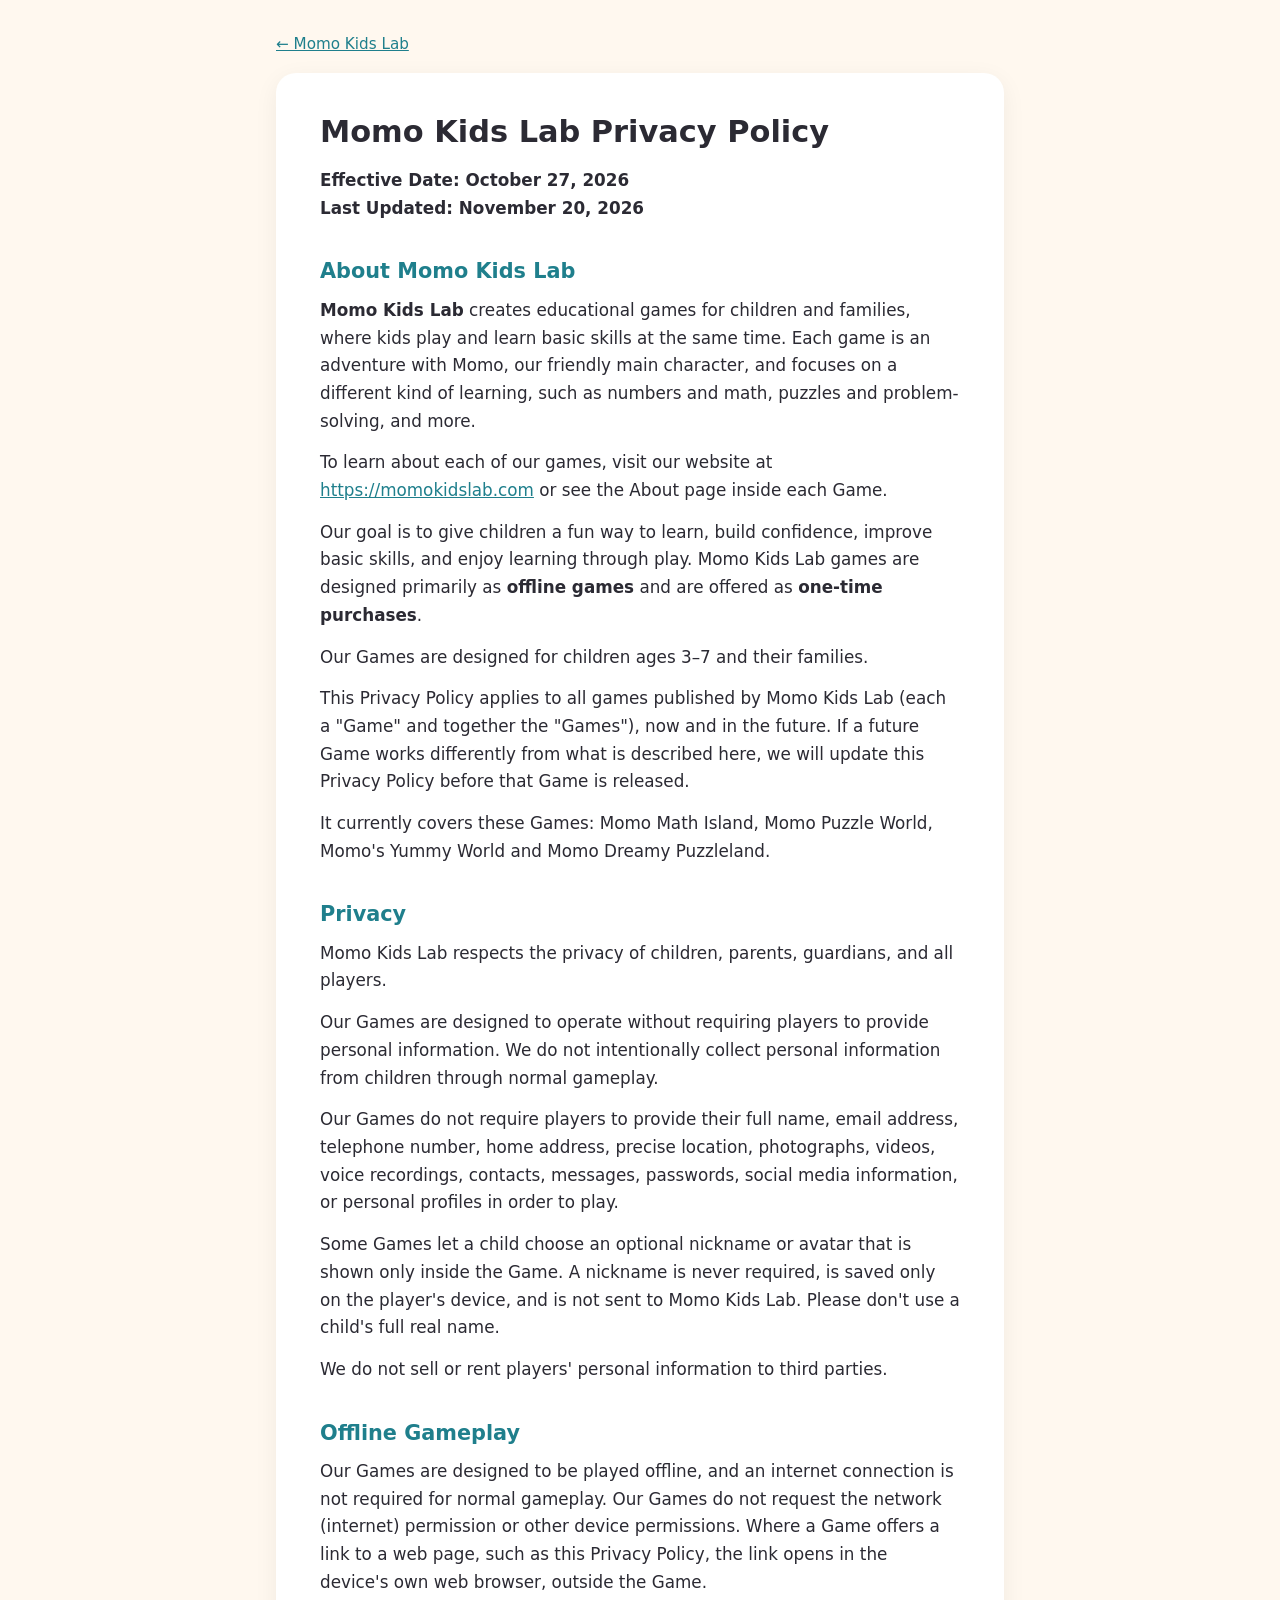
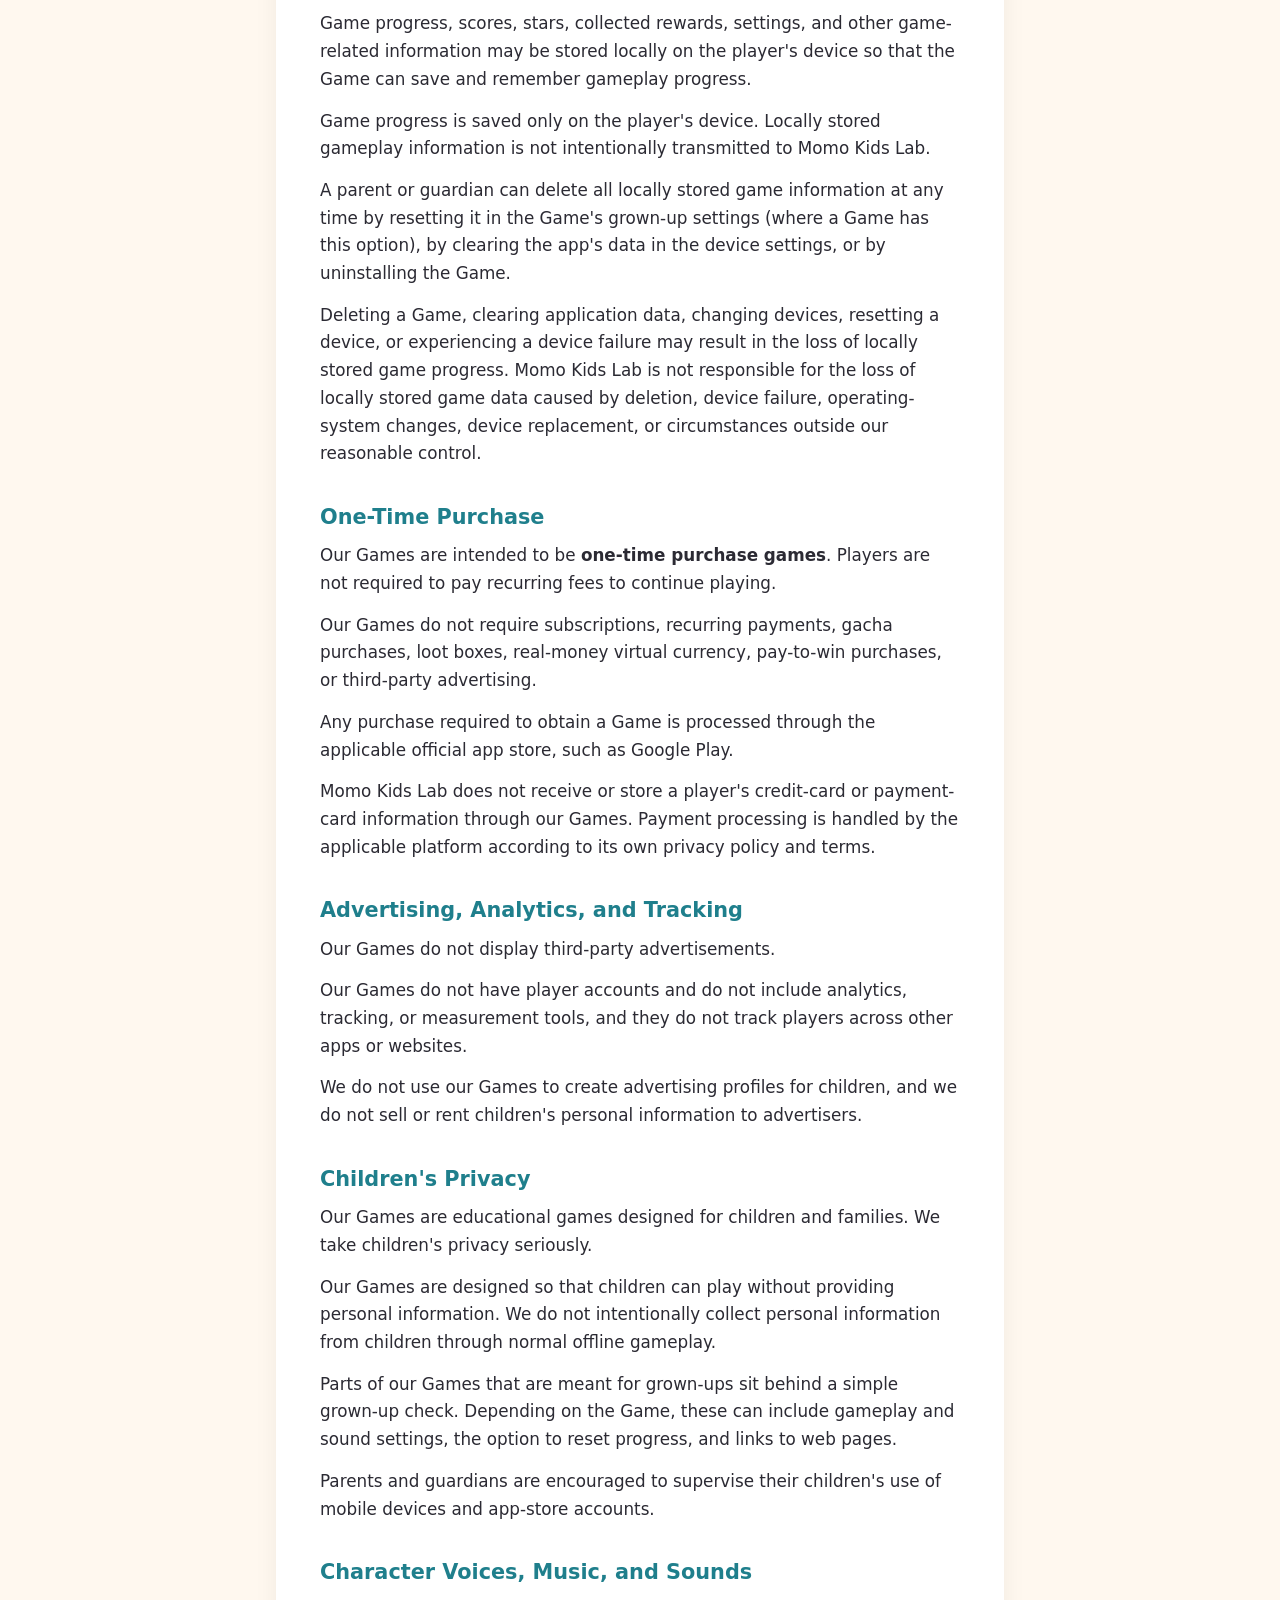
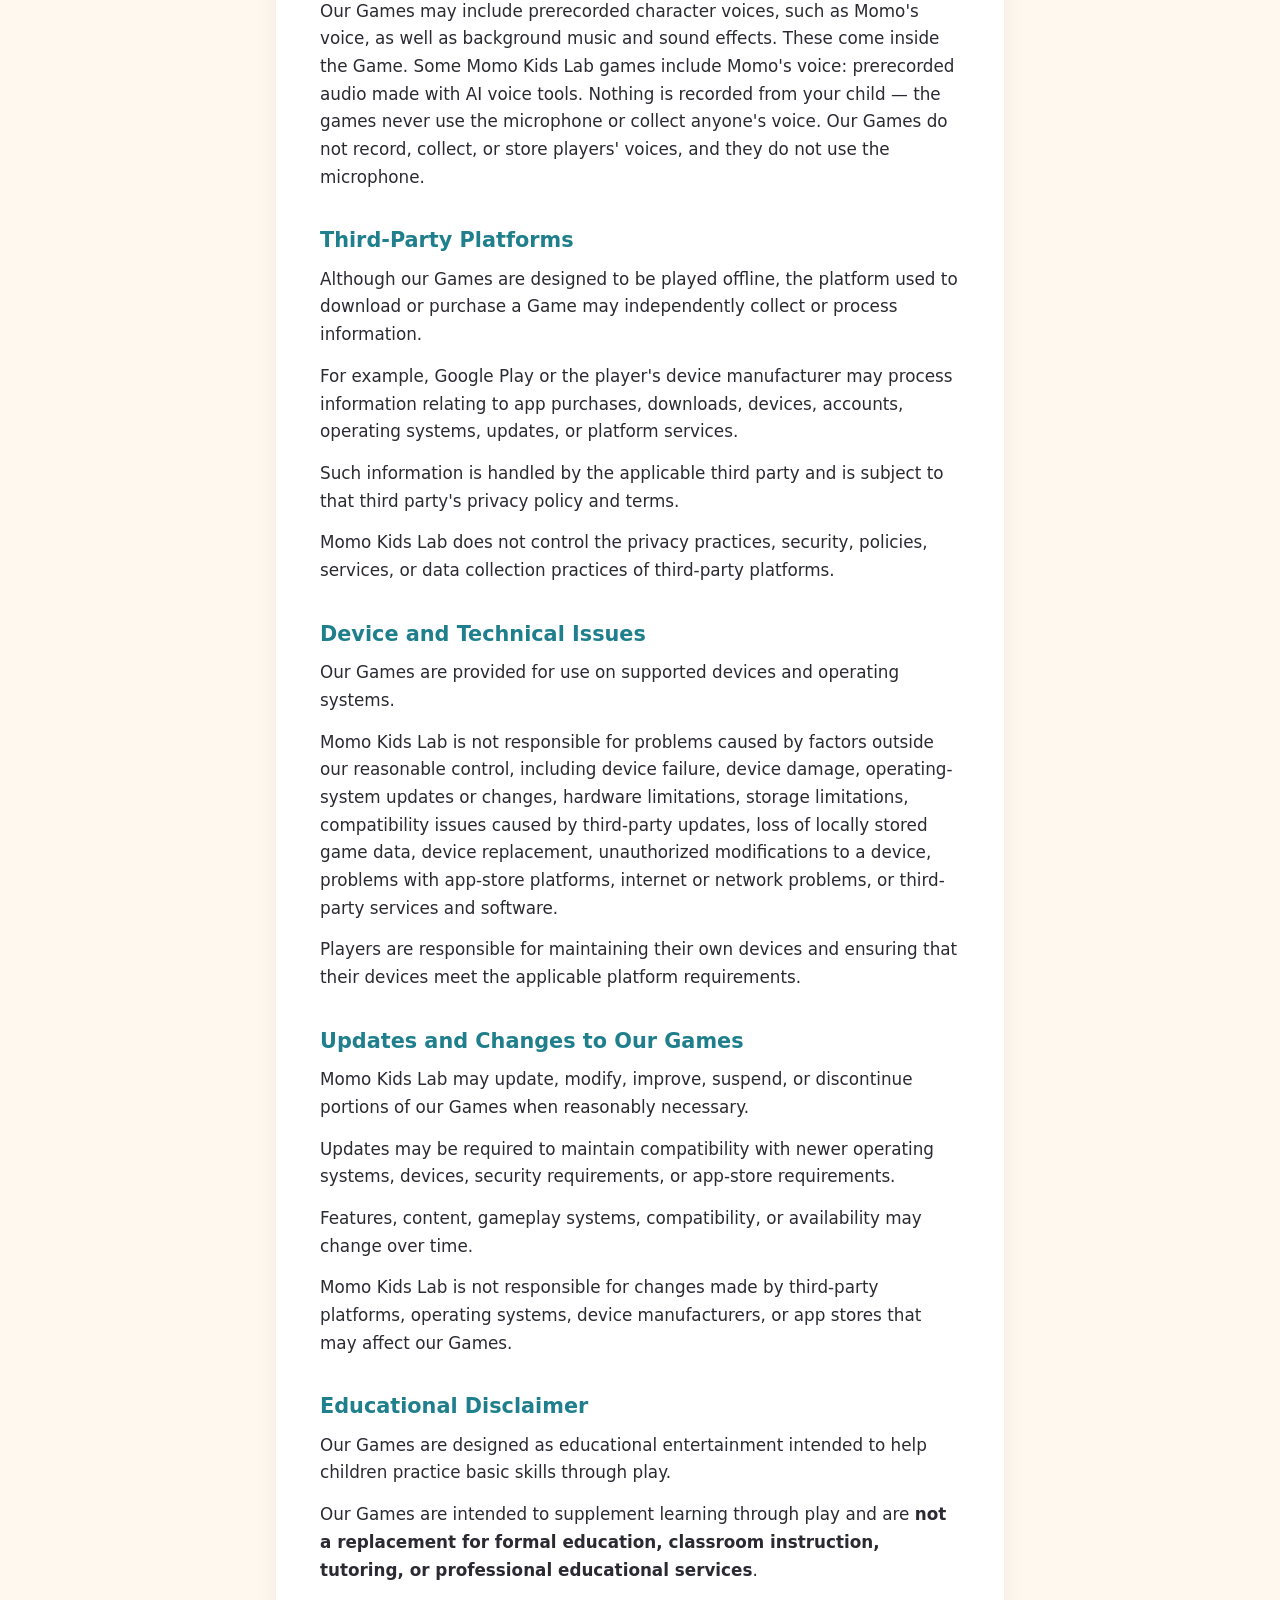
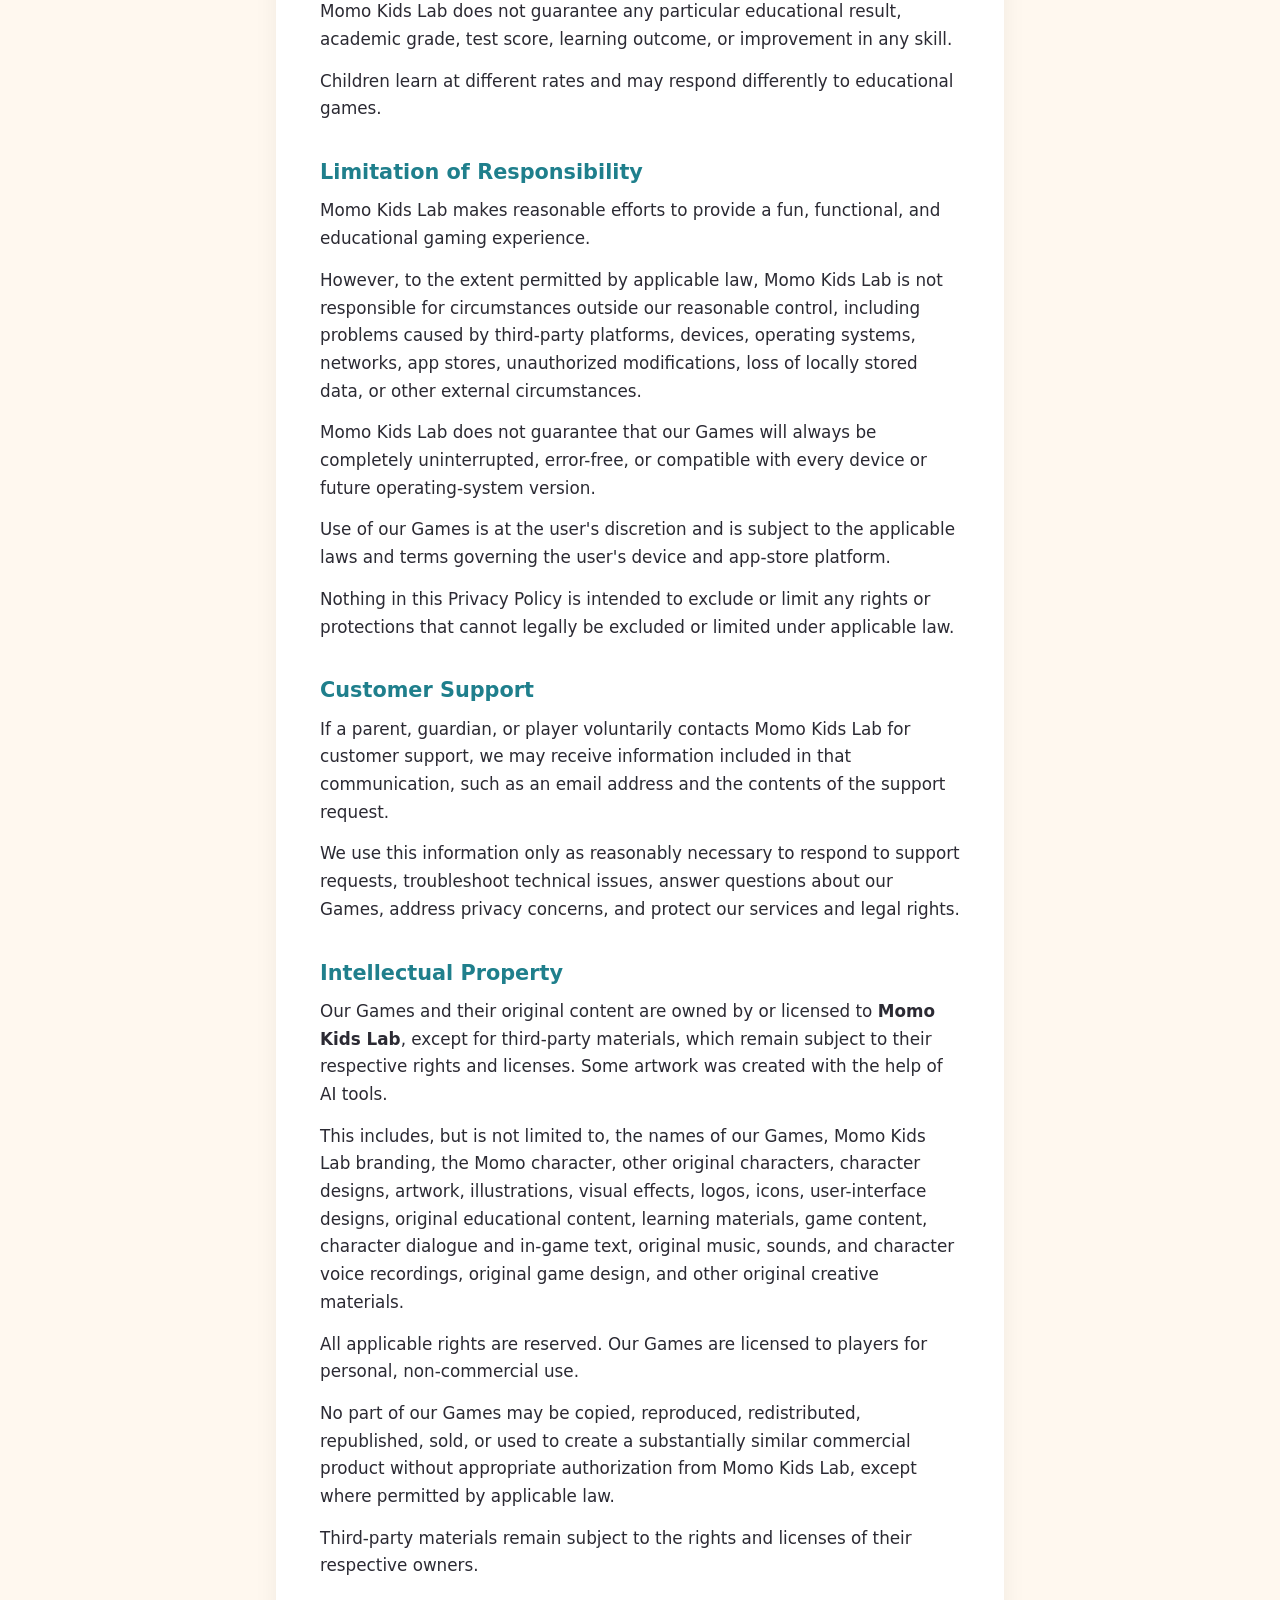
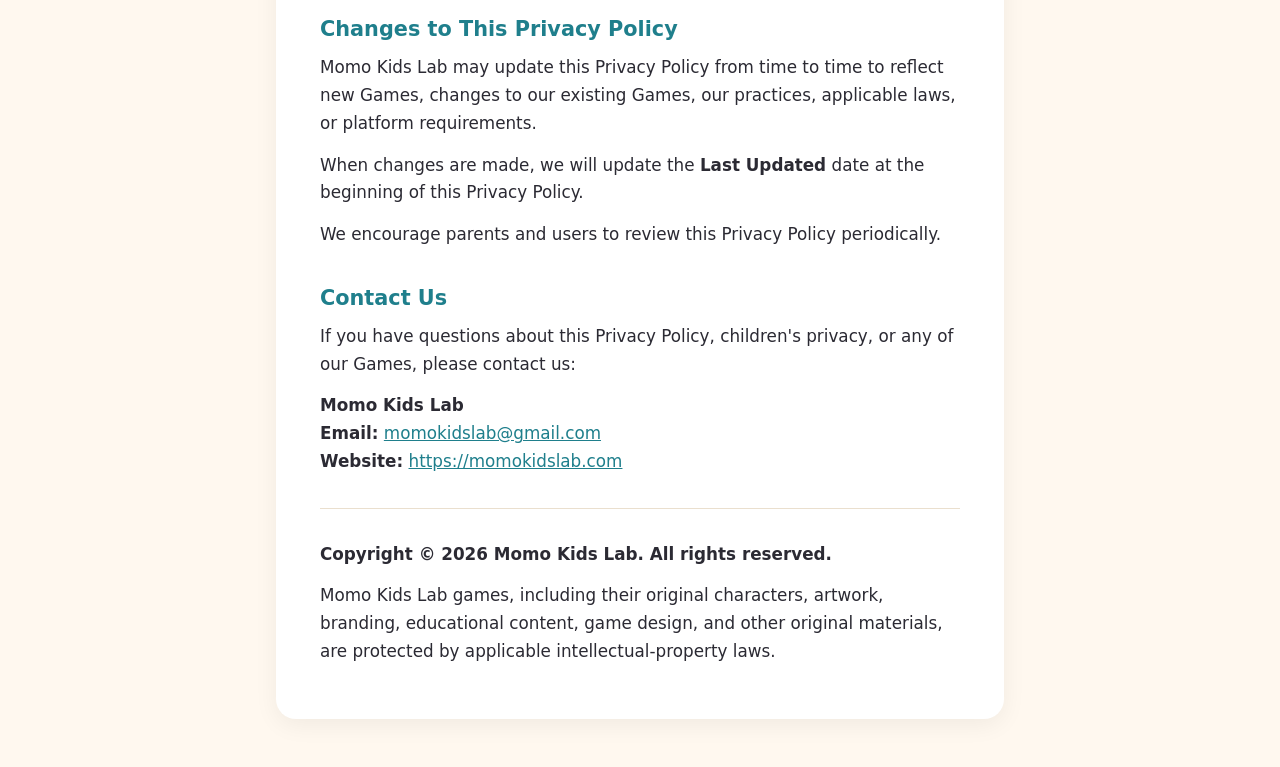
<file: momo-puzzle-world/privacy-policy.html>
<!doctype html>
<html lang="en">
<head>
  <meta charset="utf-8">
  <meta name="viewport" content="width=device-width, initial-scale=1">
  <title>Momo Puzzle World Privacy Policy</title>
  <meta http-equiv="refresh" content="0; url=../momo-math-island/privacy-policy.html">
  <link rel="canonical" href="https://shinmeijoudai.github.io/momo-math-island/privacy-policy.html">
  <style>
    body { margin: 0; font-family: system-ui, -apple-system, "Segoe UI", Roboto, sans-serif; background: #fff8ef; color: #2b2a33; line-height: 1.6; }
    main { max-width: 720px; margin: 0 auto; padding: 48px 16px; text-align: center; }
    a { color: #3fb6c6; }
    @media (prefers-color-scheme: dark) { body { background: #1d1c24; color: #f4f1ea; } }
  </style>
</head>
<body>
  <main>
    <h1>Momo Puzzle World Privacy Policy</h1>
    <p>One privacy policy covers all Momo Kids Lab games, including Momo Math Island and Momo Puzzle World.</p>
    <p><a href="../momo-math-island/privacy-policy.html">Read the Momo Kids Lab Privacy Policy</a></p>
  </main>
</body>
</html>
</file>
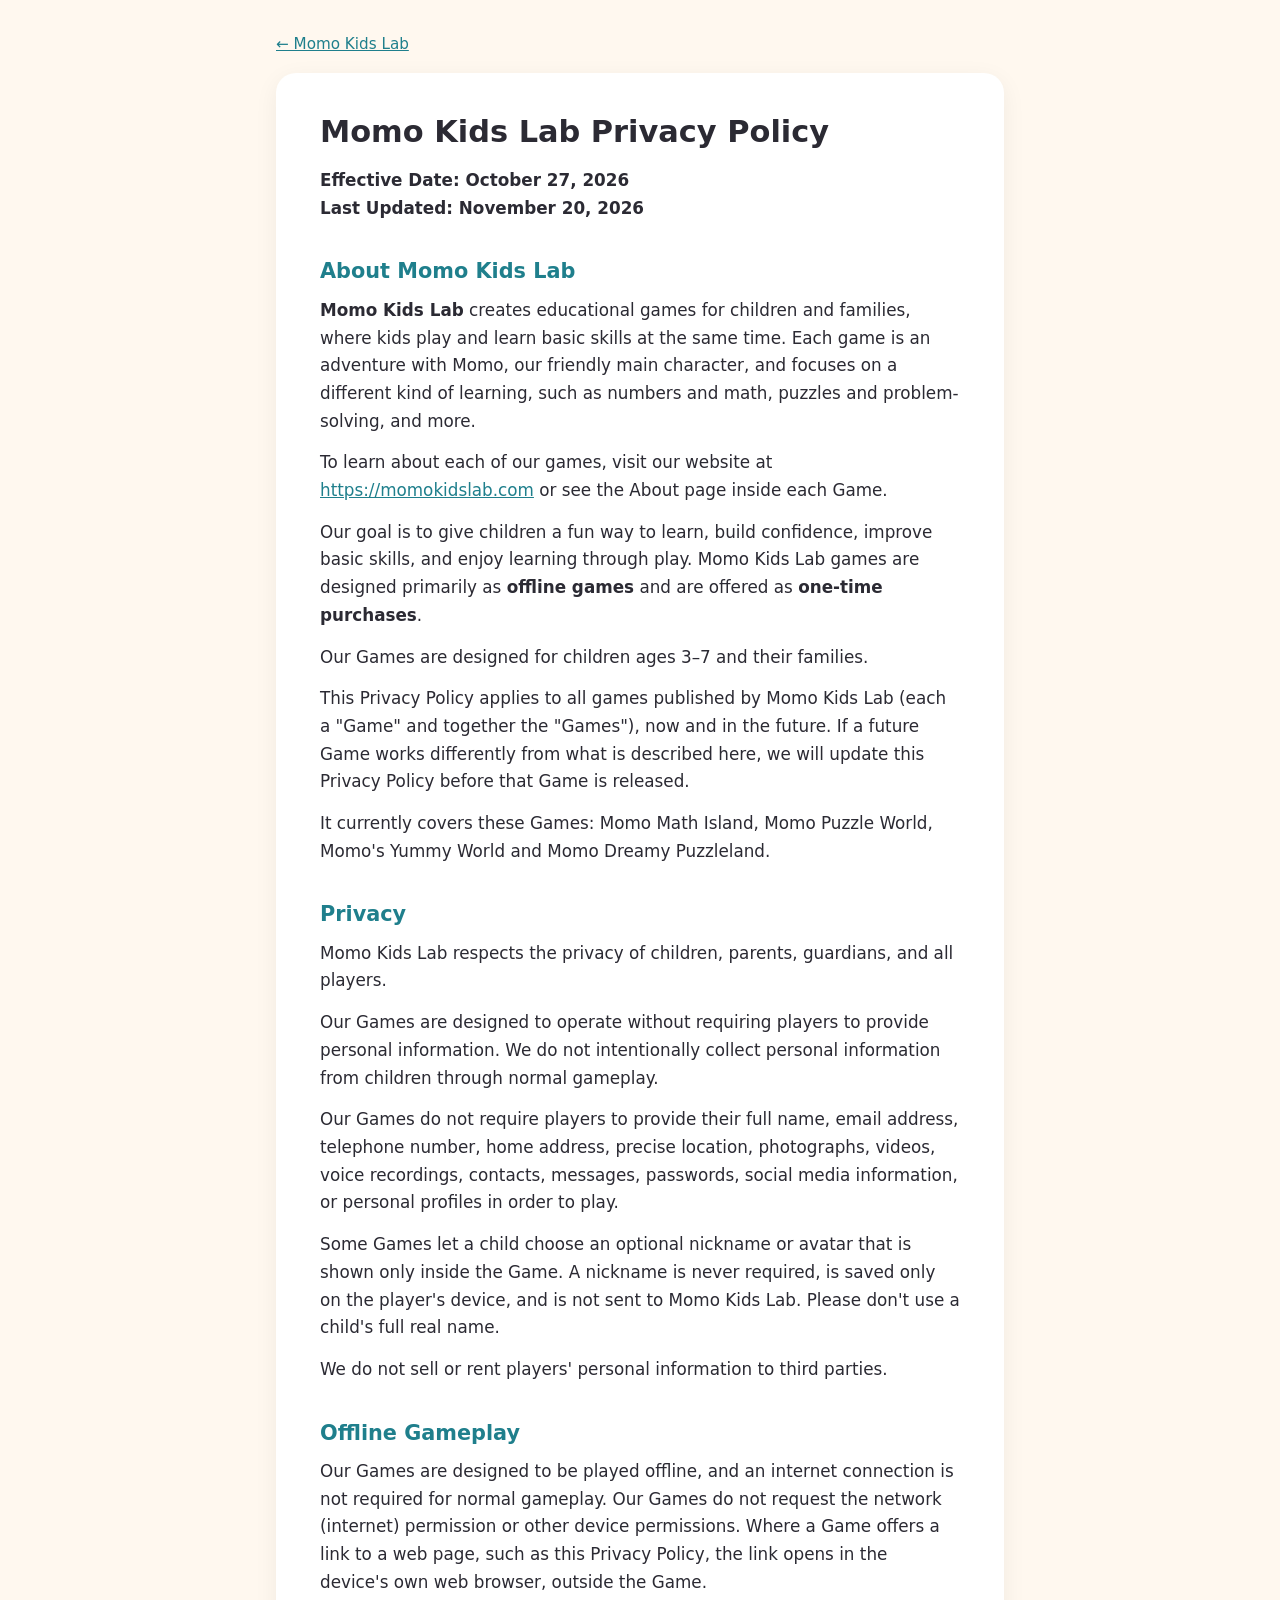
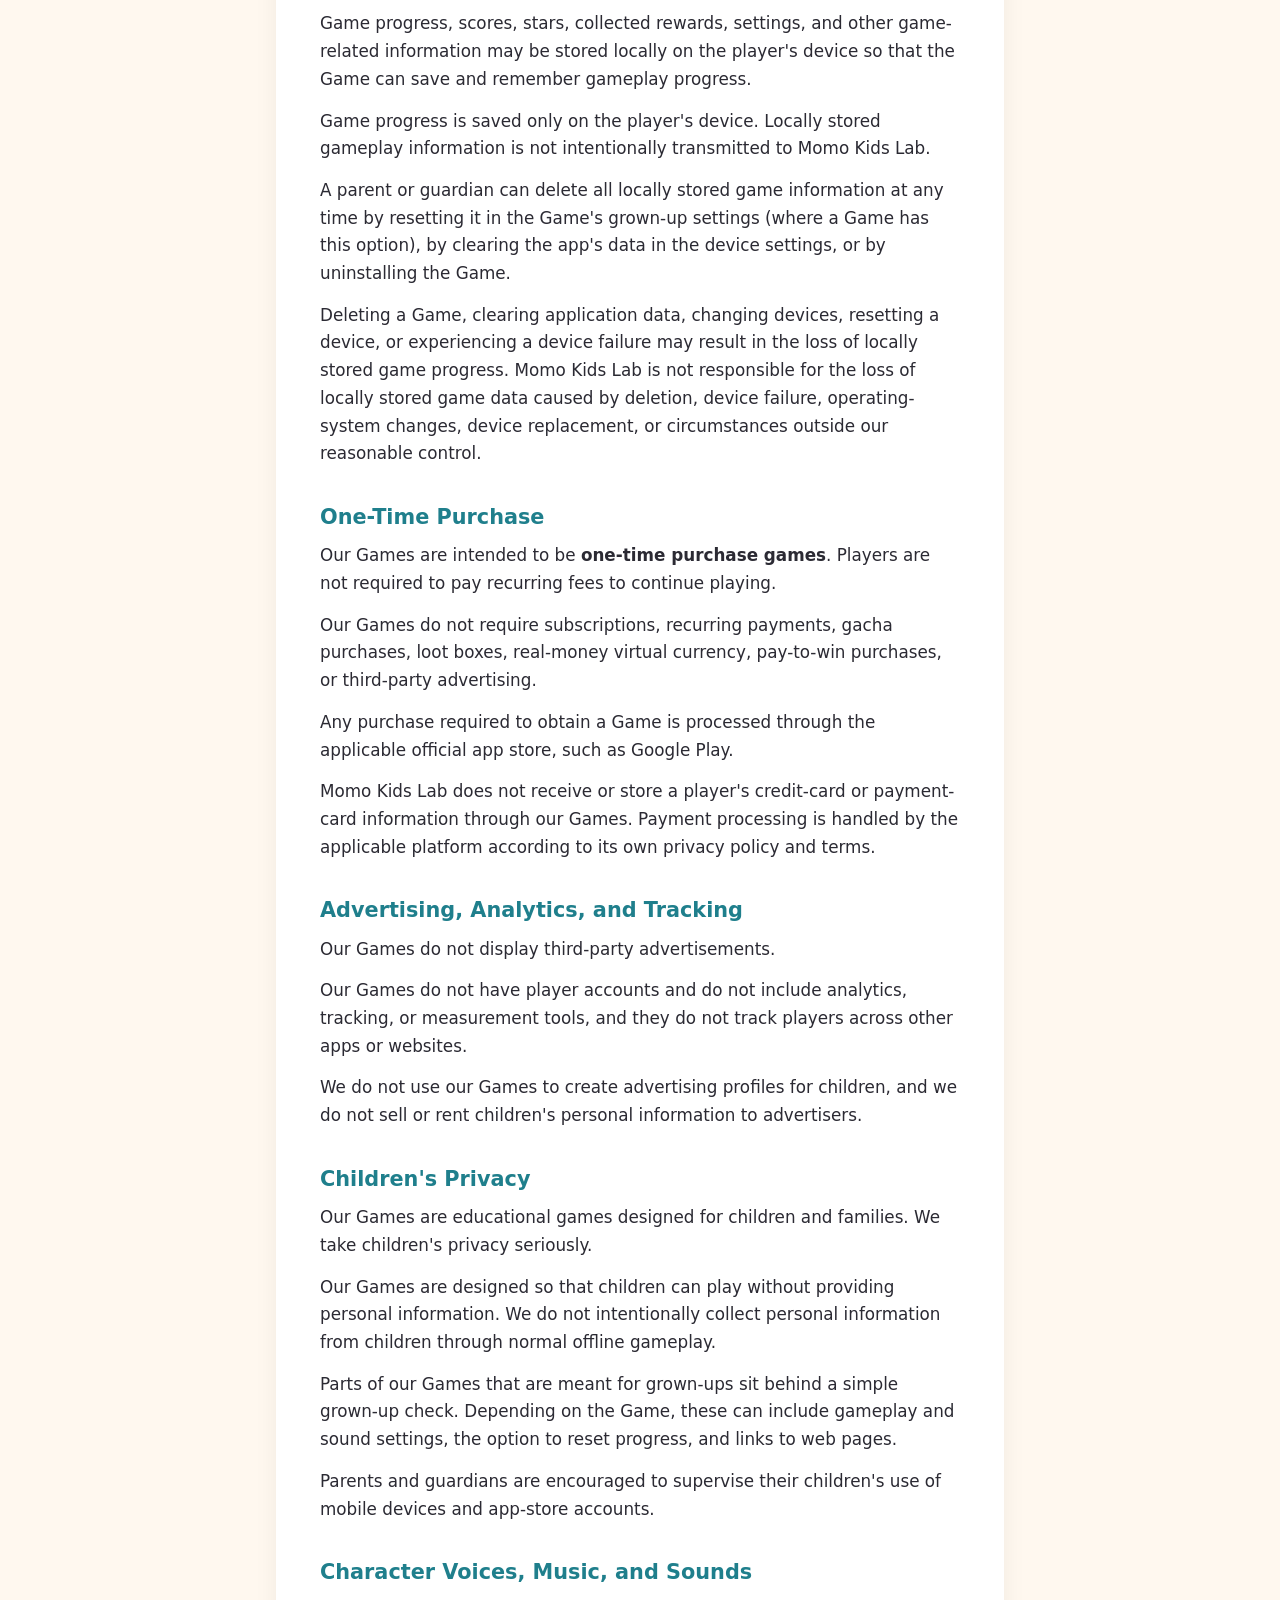
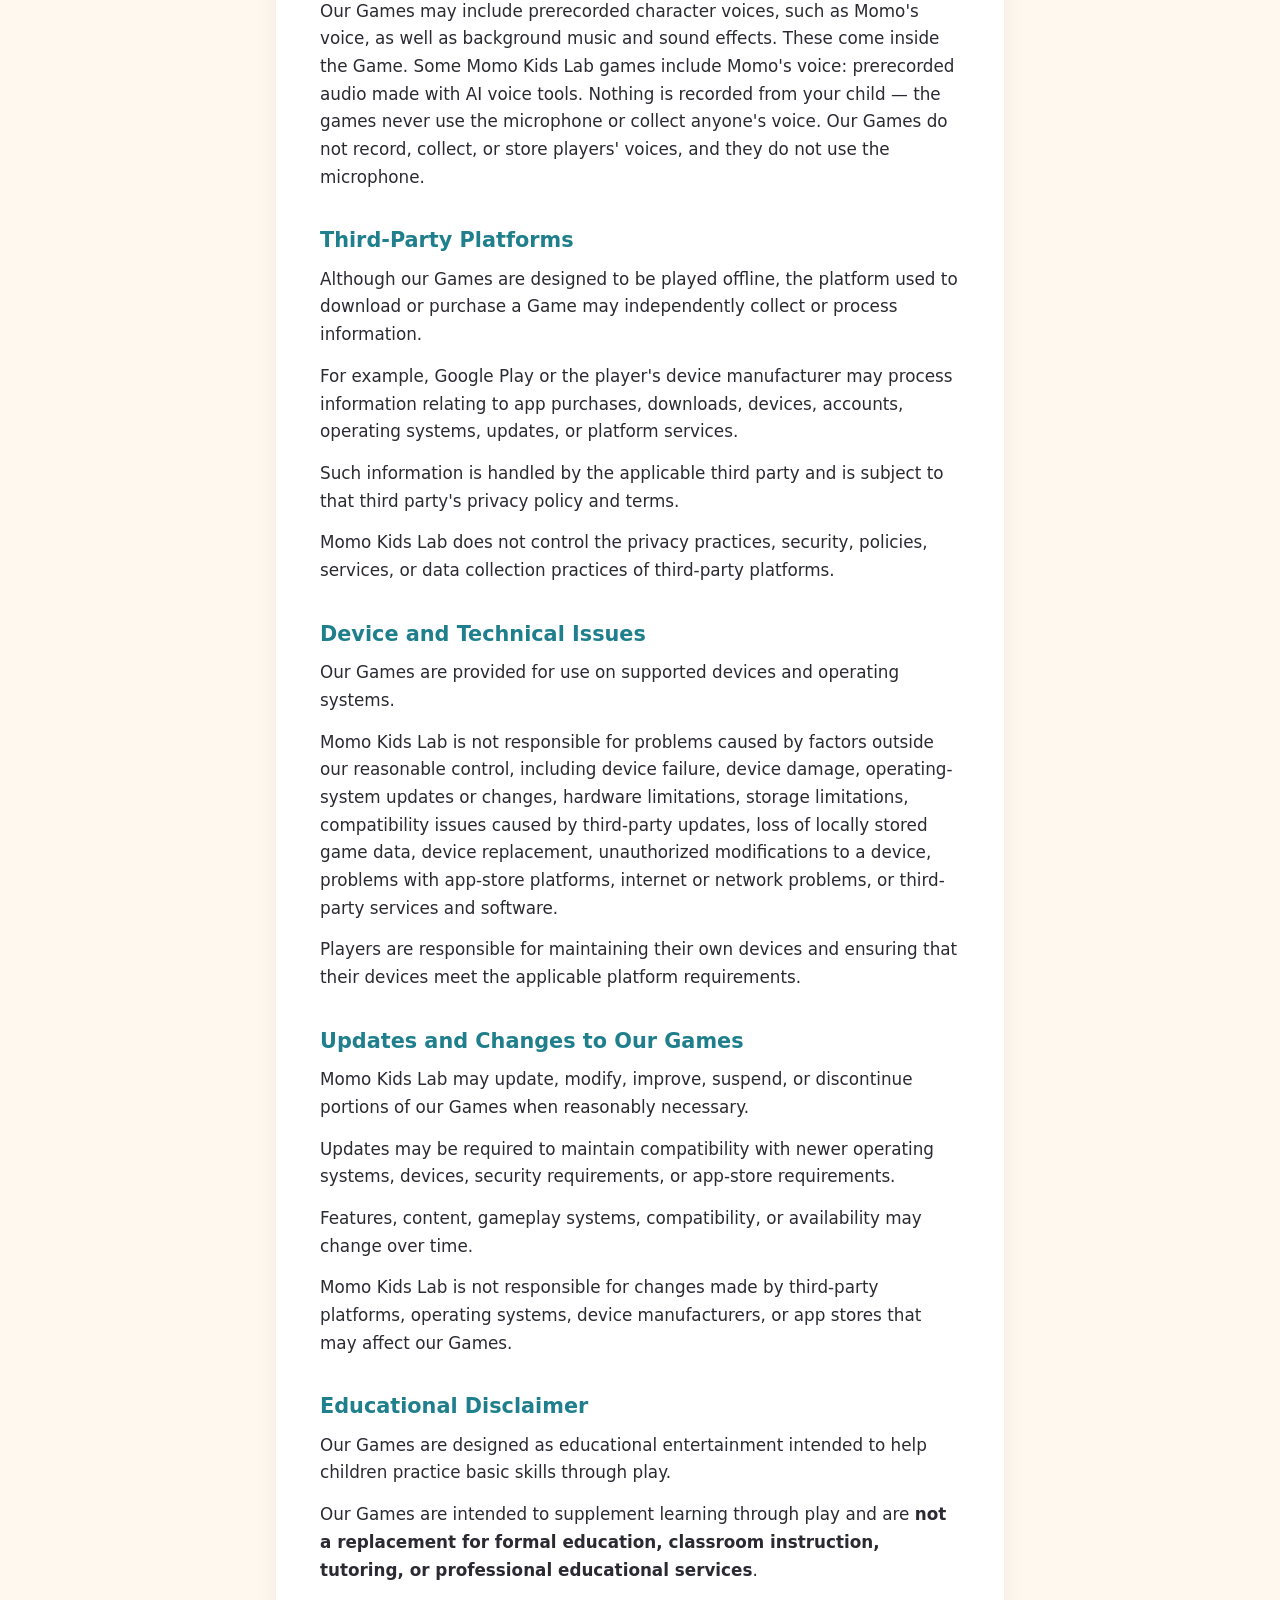
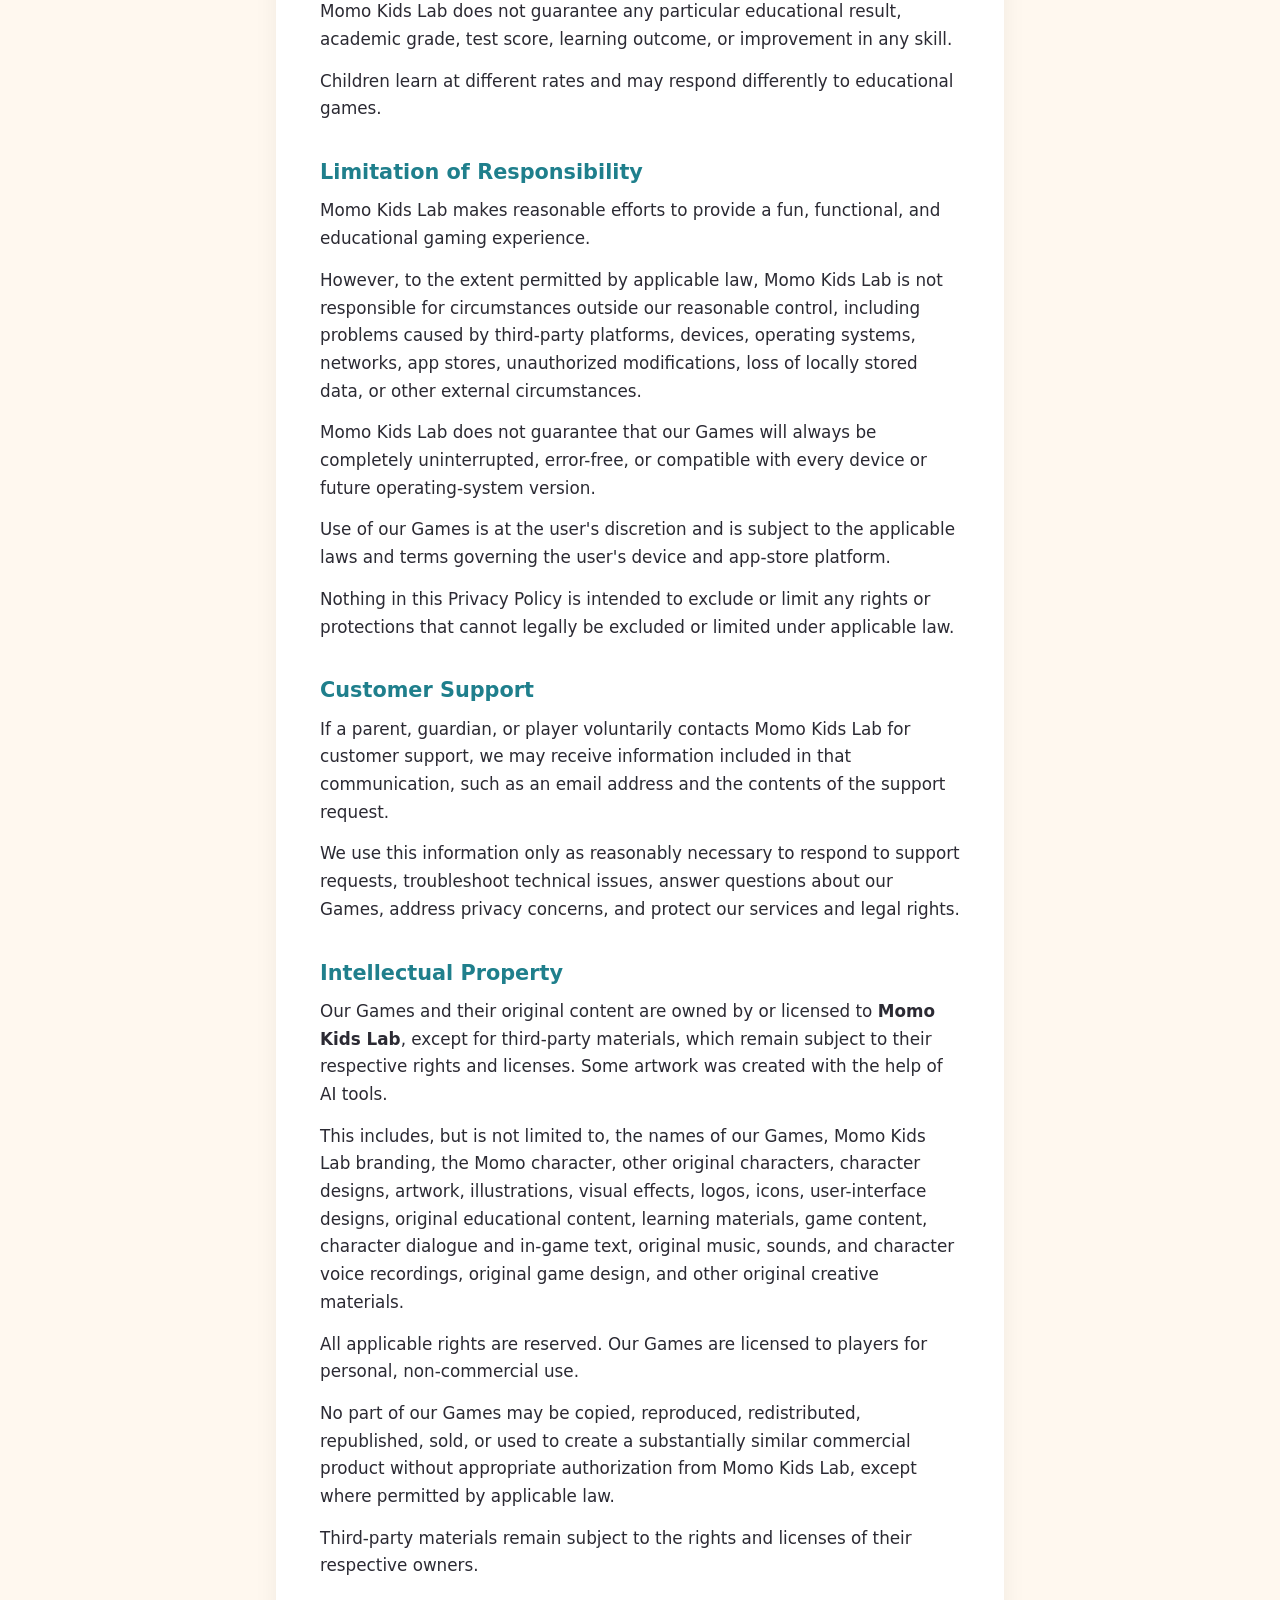
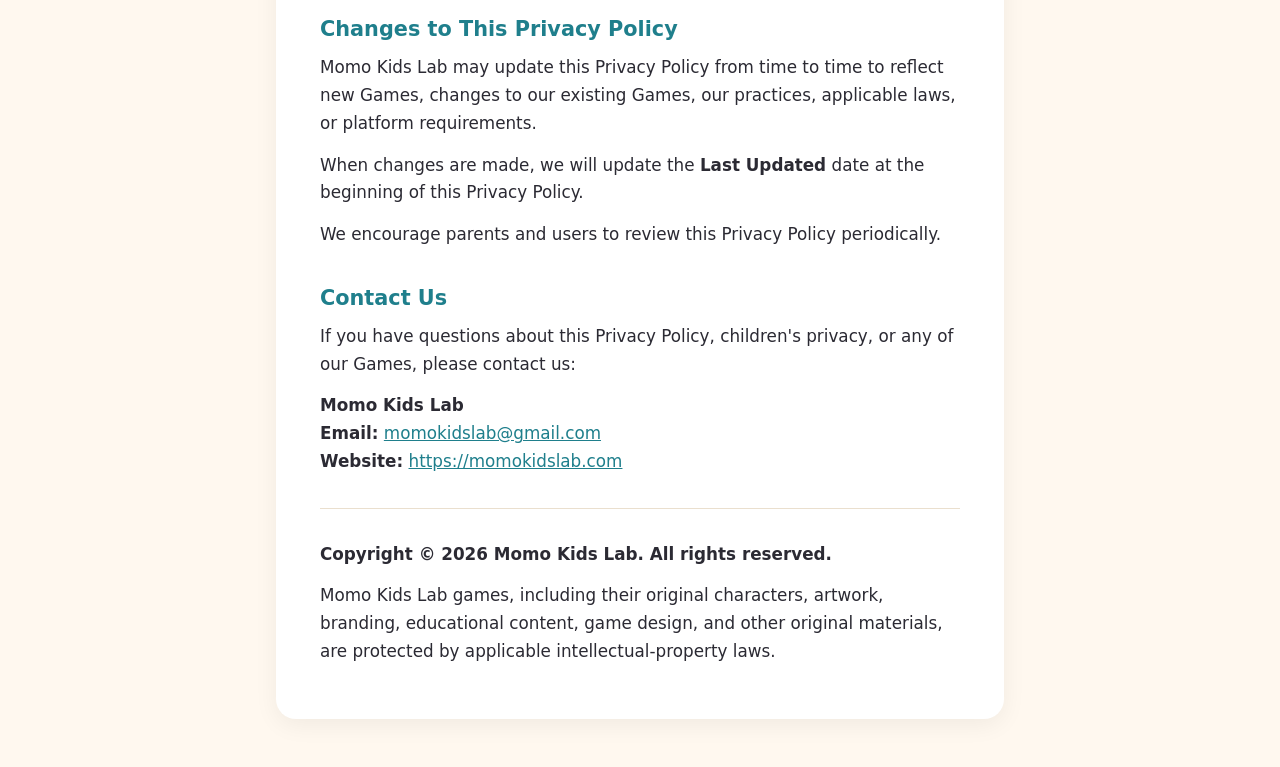
<file: momo-yummy-world/privacy-policy.html>
<!doctype html>
<html lang="en">
<head>
  <meta charset="utf-8">
  <meta name="viewport" content="width=device-width, initial-scale=1">
  <title>Momo's Yummy World Privacy Policy</title>
  <meta http-equiv="refresh" content="0; url=../momo-math-island/privacy-policy.html">
  <link rel="canonical" href="https://shinmeijoudai.github.io/momo-math-island/privacy-policy.html">
  <style>
    body { margin: 0; font-family: system-ui, -apple-system, "Segoe UI", Roboto, sans-serif; background: #fff8ef; color: #2b2a33; line-height: 1.6; }
    main { max-width: 720px; margin: 0 auto; padding: 48px 16px; text-align: center; }
    a { color: #3fb6c6; }
    @media (prefers-color-scheme: dark) { body { background: #1d1c24; color: #f4f1ea; } }
  </style>
</head>
<body>
  <main>
    <h1>Momo's Yummy World Privacy Policy</h1>
    <p>One privacy policy covers all Momo Kids Lab games, including Momo Math Island, Momo Puzzle World and Momo's Yummy World.</p>
    <p><a href="../momo-math-island/privacy-policy.html">Read the Momo Kids Lab Privacy Policy</a></p>
  </main>
</body>
</html>
</file>
<file: assets/site.css>
/* Momo Kids Lab — shared site styles */
@font-face{font-family:"Fredoka";src:url("fonts/Fredoka.ttf") format("truetype");font-weight:300 700;font-display:swap}
:root{
  --sky:#EAF6FF;--sky-line:#CDE6F7;--sky-shadow:#B9DDF5;--white:#FFFFFF;
  --navy:#0F3B66;--navy-2:#164C80;--navy-3:#0B2E52;--ink:#34506E;--ink-strong:#2C4A69;
  --sun:#FFB020;--sun-dark:#D98500;--orange:#E0640F;--orange-text:#C15A0C;--orange-deep:#8A3F06;
  --peach:#FFF1DA;--peach-line:#F6D7A6;--cream:#FFF4E2;--green:#2E7D32;--gold:#FFC857;
  --display:"Fredoka","Arial Rounded MT Bold",system-ui,sans-serif;
  --body:"Nunito","Segoe UI",system-ui,-apple-system,Roboto,sans-serif;
}
*{box-sizing:border-box}
html{scroll-behavior:smooth}
body{margin:0;background:var(--sky);color:var(--ink);font-family:var(--body);font-size:17px;line-height:1.6;overflow-x:hidden}
img{max-width:100%;height:auto;display:block}
a{color:#0F5C9E}a:hover{color:#0B3F6E}
h1,h2,h3{font-family:var(--display);color:var(--navy);margin:0;line-height:1.1}
p{margin:0}
.wrap{max-width:1240px;margin:0 auto;padding:0 24px}
.sec{padding:96px 0}
.eyebrow{font-weight:800;letter-spacing:2px;font-size:14px;color:var(--orange-text);text-transform:uppercase}
.eyebrow.green{color:var(--green)}.eyebrow.gold{color:var(--gold)}
.h2{font-size:clamp(32px,4vw,48px);font-weight:700}
.center{text-align:center;display:flex;flex-direction:column;align-items:center;gap:12px}
.lead{font-size:18px;max-width:640px}
.skip{position:absolute;left:-999px;top:8px;background:var(--white);padding:10px 16px;border-radius:12px;z-index:10}
.skip:focus{left:8px}
:focus-visible{outline:3px solid #1E88E5;outline-offset:3px}

/* Buttons */
.btn{font-family:var(--display);font-weight:600;text-decoration:none;color:var(--navy);display:inline-flex;align-items:center;gap:10px;border-radius:999px;min-height:48px;padding:12px 24px;font-size:18px;border:0;cursor:pointer;transition:transform .15s,filter .15s}
.btn:hover{transform:translateY(-2px);color:var(--navy)}
.btn-sun{background:var(--sun);box-shadow:0 5px 0 var(--sun-dark)}
.btn-sun:hover{filter:brightness(1.04)}
.btn-cloud{background:var(--white);box-shadow:0 5px 0 var(--sky-shadow)}
.btn-lg{font-size:21px;padding:16px 30px;min-height:60px;border:4px solid #FFF6D6}
.btn-cloud.btn-lg{border:0}

/* Nav */
.nav{display:flex;align-items:center;justify-content:space-between;gap:16px;padding:20px 24px;max-width:1240px;margin:0 auto}
.brand{display:flex;align-items:center;gap:12px;text-decoration:none}
.brand img{width:52px;height:52px;border-radius:50%;object-fit:cover;background:#FFE3B8;border:3px solid var(--white);box-shadow:0 4px 0 #F2B867}
.brand-name{font-family:var(--display);font-weight:700;font-size:26px;color:var(--navy);line-height:1}
.brand-name span{color:var(--orange)}
.brand-tag{display:block;font-size:11px;font-weight:800;letter-spacing:2px;color:#3F6488;margin-top:4px}
.nav-links{display:flex;gap:4px;background:rgba(255,255,255,.75);padding:6px;border-radius:999px}
.nav-links a{color:var(--navy);text-decoration:none;font-weight:800;padding:10px 14px;border-radius:999px}
.nav-links a:hover{background:var(--white)}
.nav-solid{background:var(--white);box-shadow:0 2px 0 var(--sky-line)}
.nav-solid .nav{padding:14px 24px}
.nav-solid .nav-links{background:transparent}
.nav-solid .nav-links a:hover{background:var(--sky)}

/* Hero */
.hero{position:relative;min-height:760px;display:flex;flex-direction:column}
.hero-img{position:absolute;inset:0;width:100%;height:100%;object-fit:cover;object-position:70% center}
.hero-fade{position:absolute;inset:0;background:linear-gradient(90deg,rgba(234,246,255,.93) 0%,rgba(234,246,255,.72) 34%,rgba(234,246,255,0) 58%)}
.hero>*:not(.hero-img):not(.hero-fade):not(.bubble):not(.hero-fx){position:relative;z-index:1}
.hero-copy{flex-grow:1;display:flex;align-items:center;padding:56px 24px 120px;max-width:1240px;width:100%;margin:0 auto}
.hero-copy-inner{max-width:560px;display:flex;flex-direction:column;gap:22px;align-items:flex-start}
.pill{display:inline-flex;align-items:center;gap:8px;background:var(--white);color:var(--green);font-weight:800;font-size:14px;padding:8px 16px;border-radius:999px;box-shadow:0 3px 0 #CBE7D0}
.hero h1{font-size:clamp(44px,6vw,76px);letter-spacing:-1px;line-height:1.02}
.hero h1 span{color:var(--orange)}
.hero-text{font-size:20px;color:var(--ink-strong);max-width:500px}
.btn-row{display:flex;flex-wrap:wrap;gap:14px;align-items:center}
.bubble{position:absolute;z-index:2;left:auto;right:clamp(24px,5vw,100px);top:145px;translate:0 0;max-width:230px;text-align:center;background:var(--white);color:var(--navy);font-family:var(--display);font-weight:600;font-size:20px;line-height:1.3;padding:18px 22px;border:3px solid #b9ddf5;border-radius:28px;box-shadow:0 7px 0 var(--sky-shadow);animation:bob 3s ease-in-out infinite}
.bubble::after{content:"";position:absolute;right:-19px;bottom:12px;width:30px;height:25px;background:var(--white);border-right:3px solid #b9ddf5;border-bottom:3px solid #b9ddf5;transform:skewY(25deg) rotate(-18deg);border-radius:0 0 7px 0;clip-path:polygon(0 0,100% 100%,0 100%)}
@keyframes bob{50%{transform:translateY(-6px)}}
.promise{list-style:none;margin:0 auto -48px;max-width:1192px;padding:18px;background:var(--white);border-radius:28px;box-shadow:0 10px 30px rgba(15,59,102,.12);display:grid;grid-template-columns:repeat(auto-fit,minmax(220px,1fr));gap:12px;width:calc(100% - 48px)}
.promise li{display:flex;align-items:center;gap:12px;padding:8px 10px}
.promise strong{display:block;color:var(--navy);font-size:16px}
.promise span.s{font-size:14px}
.ico{width:44px;height:44px;border-radius:14px;display:flex;align-items:center;justify-content:center;flex-shrink:0}
.ico.o{background:#FFF1DA;color:#C15A0C}.ico.g{background:#E3F4E6;color:#2E7D32}.ico.b{background:#E1F0FC;color:#0F5C9E}.ico.p{background:#F3E8FD;color:#7B3FB8}

/* Game cards */
.games{padding-top:128px}
.games-inner{display:flex;flex-direction:column;gap:40px}
.grid-2{display:grid;grid-template-columns:repeat(auto-fit,minmax(min(340px,100%),1fr));gap:28px}
.game-grid{grid-template-columns:repeat(auto-fit,minmax(min(440px,100%),1fr))}
.card{background:var(--white);border-radius:32px;overflow:hidden;box-shadow:0 8px 0 var(--sky-line),0 18px 40px rgba(15,59,102,.10);display:flex;flex-direction:column;transition:transform .2s}
.card:hover{transform:translateY(-4px)}
.card-media{position:relative}
.card-media img{width:100%;aspect-ratio:3/2;object-fit:cover}
.badge{position:absolute;top:18px;left:18px;font-weight:800;font-size:14px;padding:8px 14px;border-radius:999px;border:3px solid var(--white);background:var(--sun);color:var(--navy)}
.badge.soft{background:var(--white);color:#0F5C9E;border-color:var(--sky-line)}
.card-body{padding:28px 32px 32px;display:flex;flex-direction:column;gap:14px;flex-grow:1}
.card-body h3{font-size:32px}
.tags{list-style:none;margin:0;padding:0;display:flex;flex-wrap:wrap;gap:8px}
.tags li{font-weight:800;font-size:14px;padding:6px 14px;border-radius:999px;background:var(--peach);color:var(--orange-deep)}
.tags.blue li{background:#E1F0FC;color:#0B4A80}
.card-foot{margin-top:auto;padding-top:10px;display:flex;flex-wrap:wrap;gap:12px;align-items:center;font-size:14px;font-weight:700}
.more{position:relative;isolation:isolate;overflow:hidden;background:#fffaf0;border:3px solid #ffba91;border-radius:32px;padding:24px 32px;display:flex;flex-wrap:wrap;align-items:center;gap:24px;box-shadow:inset 0 0 0 3px #fff2df,0 4px 0 #dc906b,0 12px 18px -8px rgba(198,112,66,.35)}
.more::before,.more::after{content:"";position:absolute;z-index:-1;pointer-events:none;width:180px;height:90px;background:linear-gradient(135deg,#ffc29b,#ffdfc2);opacity:.8}
.more::before{top:0;left:0;border-bottom-right-radius:100%}
.more::after{bottom:0;right:0;border-top-left-radius:100%}
.more img{width:96px;height:120px;object-fit:contain}
.more div{flex:1 1 320px;display:flex;flex-direction:column;gap:6px}
.more h3{font-size:24px}

/* Learn */
.learn{background:var(--white);border-radius:56px 56px 0 0}
.grid-4{display:grid;grid-template-columns:repeat(auto-fit,minmax(min(250px,100%),1fr));gap:24px}
.learn-item{display:flex;flex-direction:column;gap:12px}
.learn-item img{width:100%;aspect-ratio:3/2;object-fit:cover;border-radius:24px}
.learn-item h3{font-size:22px;font-weight:600}
.stack{display:flex;flex-direction:column;gap:44px}

/* Meet Momo */
.meet{background:linear-gradient(180deg,#FFFFFF 0%,var(--cream) 100%)}
.split{display:flex;flex-wrap:wrap;align-items:center;gap:48px}
.split>*{flex:1 1 440px;min-width:0}
.stage{display:flex;flex-direction:column;align-items:center;gap:20px}
.stage-frame{width:100%;max-width:560px;aspect-ratio:3/2;background:var(--white);border-radius:40px;box-shadow:0 10px 0 var(--peach-line),0 20px 40px rgba(193,90,12,.12);display:flex;align-items:center;justify-content:center;overflow:hidden}
.stage-frame img{width:92%;height:92%;object-fit:contain}
.outfits{display:flex;flex-wrap:wrap;justify-content:center;gap:10px}
.outfit{font-family:var(--display);font-weight:600;font-size:16px;color:var(--navy);min-height:44px;padding:8px 18px;border-radius:999px;cursor:pointer;border:3px solid var(--peach-line);background:var(--white);box-shadow:0 4px 0 var(--peach-line)}
.outfit:hover{border-color:var(--sun)}
.outfit[aria-pressed="true"]{border-color:var(--sun);background:var(--peach);box-shadow:0 4px 0 var(--sun-dark)}
.copy{display:flex;flex-direction:column;gap:18px}
.copy p{font-size:18px;line-height:1.7}
.hint{font-size:15px!important;font-weight:700;color:var(--orange-deep)}

/* Parents (navy) */
.dark{background:var(--navy);color:#DCEBFA}
.dark h2,.dark h3{color:var(--white)}
.dark-head{display:flex;flex-wrap:wrap;gap:32px;align-items:flex-end;justify-content:space-between}
.dark-head>div{flex:1 1 520px;display:flex;flex-direction:column;gap:12px}
.grid-3{display:grid;grid-template-columns:repeat(auto-fit,minmax(min(260px,100%),1fr));gap:20px}
.tile{background:var(--navy-2);border-radius:24px;padding:26px;display:flex;flex-direction:column;gap:8px}
.tile h3{font-size:21px;font-weight:600}
.dark a:not(.btn){color:var(--gold);font-weight:800}

/* Contact */
.contact{max-width:1100px;margin:0 auto;background:var(--white);border-radius:40px;box-shadow:0 10px 0 var(--sky-line),0 20px 40px rgba(15,59,102,.10);display:flex;flex-wrap:wrap;overflow:hidden}
.contact-copy{flex:1 1 380px;padding:48px;display:flex;flex-direction:column;gap:16px;align-items:flex-start}
.contact-copy h2{font-size:clamp(30px,3.4vw,42px)}
.contact-art{flex:1 1 380px;min-height:320px;background:var(--sky);display:flex;align-items:center;justify-content:center;padding:24px}
.contact-art img{max-height:340px;object-fit:contain}

/* Footer */
.footer{background:var(--navy-3);color:#C9DCEF;padding:48px 0}
.footer .wrap{display:flex;flex-wrap:wrap;gap:24px 32px;justify-content:space-between;align-items:center}
.footer .brand img{width:44px;height:44px;box-shadow:none;border-width:2px}
.footer .brand-name{color:var(--white);font-size:22px}
.footer .brand-name span{color:var(--white)}
.footer nav{display:flex;flex-wrap:wrap;gap:8px 28px;font-weight:700}
.footer a{color:#C9DCEF}.footer a:hover{color:var(--white)}
.footer small{flex-basis:100%;border-top:1px solid #1E4A75;padding-top:20px;font-size:14px}

/* Game page */
.game-hero{padding:64px 0 80px}
.game-hero h1{font-size:clamp(44px,5.4vw,70px);line-height:1.02}
.game-hero h1 span{color:var(--orange)}
.game-hero .shot{width:100%;aspect-ratio:3/2;object-fit:cover;border-radius:40px;border:8px solid var(--white);box-shadow:0 10px 0 var(--sky-line),0 24px 48px rgba(15,59,102,.16)}
.badge-inline{background:var(--sun);color:var(--navy);font-weight:800;font-size:14px;padding:8px 16px;border-radius:999px;border:3px solid var(--white)}
.facts{list-style:none;margin:48px 0 0;padding:0;display:grid;grid-template-columns:repeat(auto-fit,minmax(170px,1fr));gap:14px}
.facts li{background:var(--white);border-radius:20px;padding:16px 18px;box-shadow:0 4px 0 var(--sky-line)}
.facts span{display:block;font-size:13px;font-weight:800;letter-spacing:1px;color:#4F6A85}
.facts strong{font-family:var(--display);font-size:22px;color:var(--navy)}
.mode{border-radius:28px;overflow:hidden;display:flex;flex-direction:column}
.mode img{width:100%;aspect-ratio:3/2;object-fit:cover}
.mode div{padding:20px 22px 24px;display:flex;flex-direction:column;gap:6px}
.mode h3{font-size:24px;font-weight:600}
.m-green{background:#E8F6E9}.m-green h3{color:#1B5E20}.m-green p{color:#2F4B33}
.m-pink{background:#FDE8F1}.m-pink h3{color:#8E1F55}.m-pink p{color:#5A2B41}
.m-blue{background:#E1F0FC}.m-blue h3{color:#0B4A80}.m-blue p{color:var(--ink-strong)}
.m-purple{background:#EFE7FB}.m-purple h3{color:#5B2C9A}.m-purple p{color:#45325F}
.rewards{display:grid;grid-template-columns:repeat(3,minmax(0,1fr));gap:14px}
.rewards div{background:var(--white);border-radius:24px;padding:12px;box-shadow:0 5px 0 var(--peach-line)}
.rewards img{width:100%;aspect-ratio:3/2;object-fit:contain}
.faq{max-width:900px;margin:0 auto;display:flex;flex-direction:column;gap:14px}
.faq .tile h3{font-size:20px}
.back{font-weight:800;text-decoration:none;display:inline-flex;align-items:center;gap:6px;min-height:44px}

@media (max-width:820px){
  .nav-links{display:none}
  .sec{padding:64px 0}
  .games{padding-top:112px}
  .hero{min-height:0;background:var(--sky)}
  .hero .nav{order:1}
  .hero-copy{order:2;padding-top:8px;padding-bottom:24px}
  .hero-fade{display:none}
  .hero .hero-img{order:3;position:relative;inset:auto;height:auto;aspect-ratio:1/1;object-position:62% 45%}
  .promise{order:4;margin-top:-56px}
  .bubble{display:none}
  .nav .btn{display:none}
  .contact-copy{padding:32px 24px}
  .card-body{padding:24px}
}
@media (prefers-reduced-motion:reduce){*{animation:none!important;transition:none!important;scroll-behavior:auto!important}}

/* Website language selector */
.language-picker{display:inline-flex;align-items:center;gap:6px;background:#fff;border:2px solid #b8def6;border-radius:20px;padding:6px 10px;color:#123e68;flex-shrink:0}
.language-picker select{font:inherit;font-size:15px;font-weight:700;color:inherit;background:transparent;border:0;min-height:32px;max-width:132px;cursor:pointer}
.language-picker select:focus-visible{outline:3px solid #ffa726;outline-offset:3px;border-radius:5px}
html:lang(th) body{line-height:1.8}
html:lang(zh-CN) body{line-height:1.7}
@media(max-width:1100px){.nav{flex-wrap:wrap}.language-picker{margin-left:auto}}
@media(max-width:480px){.language-picker{padding:4px 7px}.language-picker select{font-size:14px;max-width:105px}.nav{gap:10px}}

/* Hide the stray first pixel row in these original outfit cutouts. */
.stage-frame img[src*="ward-star.webp"],.stage-frame img[src*="ward-phones.webp"]{clip-path:inset(1px 0 0)}

/* Give the games introduction the full section width. */
#games .center > .lead{max-width:none;width:100%}

/* Closed beta invitation */
.beta-dialog{position:fixed;inset:0;margin:auto;border:3px solid #f6d7a6;border-radius:30px;background:#fffaf1;color:var(--navy);padding:30px;max-width:530px;width:calc(100% - 32px);max-height:calc(100dvh - 40px);overflow-y:auto;text-align:center;box-shadow:0 16px 55px #123e6833}
.beta-dialog::backdrop{background:#123e6880}
.beta-dialog h2{font-size:clamp(26px,5vw,34px);margin:16px 0}
.beta-dialog p{margin:14px 0;line-height:1.6}
.beta-momo{margin:0 auto 14px;border:3px solid white;border-radius:50%;box-shadow:0 4px 0 #f2b867}
.beta-badge{display:inline-block;background:#e4f4ff;border-radius:30px;padding:6px 14px;font-weight:700}
.beta-note{font-size:14px;color:#34506e}
.beta-close{position:absolute;right:10px;top:8px;width:44px;height:44px;border:0;background:transparent;font-size:32px;color:var(--navy);cursor:pointer}
.beta-dialog .btn{justify-content:center;max-width:100%;white-space:normal;text-align:center}
.beta-later{display:block;margin:16px auto 0;background:none;border:0;color:#34506e;text-decoration:underline;font:inherit;min-height:44px;cursor:pointer}
.beta-reopen{position:fixed;right:18px;bottom:18px;z-index:15;background:#ffb020;color:#0f3b66;border:2px solid white;border-radius:24px;padding:12px 18px;box-shadow:0 4px 0 #d98500;font-family:var(--display);font-size:16px;font-weight:600;cursor:pointer;max-width:calc(100% - 36px)}
body.beta-open{overflow:hidden}
@media(max-width:480px){.beta-dialog{padding:24px 18px}.beta-reopen{font-size:14px;padding:10px 14px}}


@font-face{font-family:MomoKidsChunky;src:url("momo-kids-chunky.ttf") format("truetype");font-display:swap}
.beta-dialog{border:0;border-radius:0;background:transparent;padding:46px 12px 22px;width:min(580px,calc(100% - 20px));max-width:580px;box-shadow:none;overflow-y:auto;overscroll-behavior:contain}
.beta-art{display:block;width:88%;height:auto;margin:0 auto -24px;position:relative;z-index:1}
.beta-cloud{position:relative;padding:38px 38px 24px;background:#fffdf6;border:3px solid #b8e1f6;border-radius:25% 23% 22% 24% / 8% 9% 8% 9%;box-shadow:0 7px 0 #b8d7e6}
.beta-dialog h2{font-family:MomoKidsChunky,var(--display);font-size:clamp(28px,5vw,38px);line-height:1.2;margin:14px 0;color:#d96a06}
.beta-dialog p{font-family:Arial,sans-serif;font-size:19px;line-height:1.5;margin:14px 0}
.beta-dialog .beta-note{font-size:14px;line-height:1.5}
.beta-badge{font-family:Arial,sans-serif;font-size:14px;background:#fff0ca;color:#85450b;padding:6px 12px}
.beta-dialog .btn{font-family:MomoKidsChunky,var(--display);font-size:23px;padding:12px 25px;min-height:48px;margin:4px auto}
.beta-close{top:46px;right:14px;z-index:3;background:#fff3dc;border:3px solid white;border-radius:50%;box-shadow:0 3px 0 #e7b273;line-height:1}
.beta-later{font-family:Arial,sans-serif;font-size:15px;margin:8px auto 0;line-height:1.4}
.beta-dialog button:focus-visible,.beta-dialog a:focus-visible{outline:3px solid #1572a3;outline-offset:4px}
@media(max-width:480px){.beta-dialog{padding:20px 6px 15px}.beta-cloud{padding:30px 22px 20px}.beta-art{width:95%;margin-bottom:-18px}.beta-close{top:20px;right:6px}.beta-dialog p{font-size:18px}.beta-dialog .beta-note{font-size:13px}.beta-later{font-size:14px}}

/* Approved invitation wording and compact cloud layout. */
.beta-dialog p{white-space:pre-line}
.beta-dialog #beta-description{line-height:1.45}
.beta-dialog .beta-games{font-size:17px;line-height:1.5;color:#264e6a}
.beta-dialog .beta-offer{font-size:18px;color:#11677e;margin:14px 0 8px}
.beta-dialog .beta-note{margin:12px 0 0}
.beta-dialog h2{color:#123e68}
.beta-cloud{border-radius:65px;background:#fffdf6;padding:38px 38px 28px}
@media(max-width:480px){.beta-cloud{border-radius:45px;padding:30px 20px 24px}.beta-dialog .beta-games{font-size:16px}.beta-dialog .beta-offer{font-size:17px}}

.beta-cloud{background: url("beta-cloud.svg") center/100% 100% no-repeat;border:0;border-radius:0;box-shadow:none;padding:42px 48px 38px}.beta-art{margin-bottom:-38px}@media(max-width:480px){.beta-cloud{padding:36px 30px 32px}.beta-art{margin-bottom:-28px}}

/* Keep the invitation artwork compact and the close control reachable. */
.beta-art{width:auto;max-width:92%;height:auto;max-height:220px;object-fit:contain;margin:0 auto -30px}
.beta-dialog{width:min(540px,calc(100% - 20px));max-height:calc(100dvh - 20px);padding-top:12px}
.beta-close{top:14px;right:14px}
.beta-dialog h2{font-size:clamp(27px,5vw,34px)}
.beta-cloud{padding-top:38px}
@media(max-height:780px){.beta-art{max-height:150px}.beta-dialog p{font-size:16px;margin:10px 0}.beta-dialog .beta-note{font-size:13px}.beta-dialog h2{font-size:28px;margin:10px 0}.beta-cloud{padding-top:32px}}

/* Hide the popup scroll track without blocking access to its contents. */
.beta-dialog{scrollbar-width:none;-ms-overflow-style:none}
.beta-dialog::-webkit-scrollbar{display:none;width:0;height:0}

/* Two-color invitation headline matching the approved reference. */
#beta-title .beta-title-navy{display:block;color:#123e68}
#beta-title .beta-title-orange{display:block;color:#df7108}

/* Place Momo’s speech bubble on the right side of the hero. */
.hero .bubble{left:auto;right:clamp(24px,5vw,100px);top:145px;translate:0 0}
.hero .bubble::after{right:auto;left:-19px;transform:scaleX(-1) skewY(25deg) rotate(-18deg)}

/* Plain white invitation button lettering. */
.beta-dialog a[data-beta="cta"]{color:#fff;-webkit-text-stroke:0;text-shadow:none;background:linear-gradient(#ffd255,#ffad16);border:3px solid #fff;border-radius:999px;box-shadow:0 5px 0 #d78200}

/* Restore the original navy invitation button lettering. */
.beta-dialog a[data-beta="cta"]{color:#123e68;-webkit-text-stroke:0;text-shadow:none}

/* A cozy speech bubble beside Momo’s fox ear. */
.hero .bubble{left:68%;right:auto;top:150px;width:220px;max-width:25%;padding:18px 20px;border:3px solid #b9ddf5;border-radius:34px 38px 32px 36px;background:linear-gradient(145deg,#fff,#fffaf0);box-shadow:0 6px 0 #b9ddf5,0 9px 20px #123e6810;font-size:20px;line-height:1.35}
.hero .bubble::after{left:-17px;right:auto;bottom:20px;width:26px;height:22px;background:#fffdf7;transform:scaleX(-1) skewY(25deg) rotate(-18deg)}
@media(min-width:1500px){.hero .bubble{left:67%;top:155px}}

/* Position is anchored to the fox-ear artwork by the image geometry. */
.hero .bubble{width:clamp(150px,16vw,220px);max-width:none;top:var(--ear-bubble-top,140px);left:var(--ear-bubble-left,82%);right:auto;padding:14px 16px;font-size:clamp(16px,1.5vw,20px);box-sizing:border-box;animation:none}
@media(min-width:1500px){.hero .bubble{left:var(--ear-bubble-left,82%);top:var(--ear-bubble-top,140px)}}
.hero .bubble::after{bottom:16px}


/* Learning-mode illustrated previews */
.gameplay-showcase{background:#fff9f0}
.gameplay-wrap{display:flex;flex-direction:column;gap:34px}
.gameplay-feature{background:white;border:3px solid #e1edf9;border-radius:32px;padding:26px;box-shadow:0 7px 0 #d7e8f5}
.gameplay-feature.puzzle-feature{border-color:#eadff8;box-shadow:0 7px 0 #e9def5}
.gameplay-heading{display:flex;align-items:center;justify-content:space-between;gap:24px;margin-bottom:22px}
.gameplay-heading>div{max-width:760px}
.gameplay-heading h3{font-size:clamp(26px,3vw,36px);margin:5px 0 10px}
.gameplay-heading p{font-size:17px}
.gameplay-heading .btn{flex-shrink:0}
.gameplay-gallery{display:grid;grid-template-columns:repeat(4,minmax(0,1fr));gap:16px}
.gameplay-preview{background:#f2f9ff;border-radius:21px;overflow:hidden;padding-bottom:16px}
.puzzle-feature .gameplay-preview{background:#fff3fb}
.gameplay-preview img{width:100%;aspect-ratio:3/2;object-fit:cover}
.gameplay-preview h4{font:700 21px var(--display);color:var(--navy);margin:14px 15px 7px}
.gameplay-preview p{font-size:15px;line-height:1.5;margin:0 15px;color:var(--ink)}
.gameplay-note{margin-top:18px;padding:13px 18px;border-radius:16px;background:#fff5da;color:#604418;font-weight:700;font-size:15px}
@media(max-width:900px){.gameplay-gallery{grid-template-columns:repeat(2,minmax(0,1fr))}}
@media(max-width:560px){.gameplay-feature{padding:16px}.gameplay-heading{flex-direction:column;align-items:flex-start}.gameplay-gallery{gap:10px}.gameplay-preview h4{font-size:18px;margin:10px 10px 5px}.gameplay-preview p{font-size:13px;margin:0 10px}}

/* Official Google Play artwork: preserve original proportions and clear space. */
.play-platform{display:flex;align-items:center;flex-wrap:wrap;gap:0}.google-play-badge{display:inline-flex;line-height:0;flex-shrink:0}.google-play-badge img{display:block;width:194px;height:auto;object-fit:contain}.google-play-badge:focus-visible{outline:3px solid #ff9800;outline-offset:3px;border-radius:10px}.hero-copy-inner>.play-platform{margin-top:6px}.card-body>.play-platform{margin-top:0}

.app-store-badge{display:inline-flex;align-items:center;gap:8px;box-sizing:border-box;height:50px;min-width:150px;margin:0 0 0 12px;padding:0 14px 0 10px;border:1px solid #a6a6a6;border-radius:8px;background:#000;color:#fff;line-height:1;white-space:nowrap;cursor:default;user-select:none;flex-shrink:0}.app-store-badge .asb-ico{flex-shrink:0}.asb-text{display:flex;flex-direction:column;gap:3px}.asb-small{font-size:11px;font-weight:500;letter-spacing:.02em;opacity:.9}.asb-big{font-size:21px;font-weight:600;letter-spacing:-.01em}
</file>
<file: assets/immersive.css>
/* Momo Kids Lab — immersive layer: hero light and particles, glowing buttons,
   section reveals and the registration pop-up. Motion is gentle, paused off
   screen, lighter on phones, and switched off for reduced-motion users.
   Momo's artwork itself never moves: only light, mist and particles do. */

/* ---------- Hero layers ---------- */
.hero{isolation:isolate}
.hero>.hero-fx{position:absolute;inset:0;pointer-events:none;overflow:hidden}
.hero>.hero-fx-back{z-index:0}
.hero>.hero-fade{z-index:0}
.hero>.hero-fx-front{z-index:0}
.hero-fx span,.fx-particles i{position:absolute;display:block}

/* Warm sunlight over the castle sky, gently breathing. */
.fx-sun{right:-8%;top:-22%;width:62vw;height:62vw;max-width:900px;max-height:900px;border-radius:50%;
  background:radial-gradient(circle,rgba(255,248,220,.75) 0%,rgba(255,236,180,.35) 28%,rgba(255,236,180,0) 62%);
  mix-blend-mode:screen;animation:fx-breathe 9s ease-in-out infinite}
.fx-rays{right:-20%;top:-60%;width:110vw;height:140vh;opacity:.32;mix-blend-mode:screen;transform-origin:72% 30%;
  background:repeating-conic-gradient(from 200deg at 72% 30%,rgba(255,255,255,.55) 0deg 3deg,rgba(255,255,255,0) 3deg 11deg);
  -webkit-mask:radial-gradient(circle at 72% 30%,#000 0,rgba(0,0,0,.6) 25%,transparent 55%);
          mask:radial-gradient(circle at 72% 30%,#000 0,rgba(0,0,0,.6) 25%,transparent 55%);
  animation:fx-rays 40s linear infinite}
/* Soft mist drifting slowly through the clouds on the left. */
.fx-mist{border-radius:50%;filter:blur(18px);background:radial-gradient(closest-side,rgba(255,255,255,.85),rgba(255,255,255,0));opacity:.65}
.fx-mist-1{left:-12%;top:18%;width:46vw;height:16vw;animation:fx-drift 46s ease-in-out infinite alternate}
.fx-mist-2{left:4%;top:55%;width:38vw;height:12vw;opacity:.5;animation:fx-drift 58s ease-in-out -20s infinite alternate-reverse}
.fx-mist-3{left:22%;bottom:-6%;width:60vw;height:18vw;opacity:.55;animation:fx-drift 64s ease-in-out -8s infinite alternate}
/* Out-of-focus blossoms in the foreground give depth; they shift with the pointer. */
.fx-bokeh{border-radius:50%;filter:blur(10px);opacity:.55;transition:transform .9s cubic-bezier(.2,.7,.2,1)}
.fx-bokeh-1{right:3%;bottom:4%;width:110px;height:110px;background:radial-gradient(circle,#ffd1e3 0 35%,rgba(255,209,227,0) 70%);transform:translate3d(calc(var(--px,0)*-26px),calc(var(--py,0)*-18px),0)}
.fx-bokeh-2{right:16%;bottom:-2%;width:70px;height:70px;background:radial-gradient(circle,#fff6c9 0 35%,rgba(255,246,201,0) 70%);opacity:.6;transform:translate3d(calc(var(--px,0)*-18px),calc(var(--py,0)*-12px),0)}
.fx-bokeh-3{left:40%;top:8%;width:46px;height:46px;background:radial-gradient(circle,#fff 0 35%,rgba(255,255,255,0) 70%);opacity:.45;filter:blur(6px);transform:translate3d(calc(var(--px,0)*12px),calc(var(--py,0)*8px),0)}
.fx-sun,.fx-rays{translate:calc(var(--px,0)*10px) calc(var(--py,0)*6px)}

/* Petals drift down and across; sparkles twinkle in place. */
.fx-particles{position:absolute;inset:0}
.fx-petal{top:-6%;left:var(--x);width:var(--s);height:calc(var(--s)*.72);border-radius:80% 0 60% 40%/70% 0 80% 40%;
  background:linear-gradient(135deg,var(--c1,#ffe1ec),var(--c2,#ff9fc2));opacity:0;box-shadow:inset -1px -1px 2px rgba(255,255,255,.6);
  animation:fx-fall var(--d) linear var(--delay) infinite;will-change:transform,opacity}
.fx-petal.white{--c1:#fff;--c2:#ffe7f1}
.fx-petal.gold{--c1:#fff7cf;--c2:#ffd76a}
.fx-spark{left:var(--x);top:var(--y);width:var(--s);height:var(--s);opacity:0;
  background:radial-gradient(circle,#fff 0 18%,rgba(255,244,200,.9) 30%,rgba(255,244,200,0) 70%);
  animation:fx-twinkle var(--d) ease-in-out var(--delay) infinite;will-change:transform,opacity}
.fx-spark::before,.fx-spark::after{content:"";position:absolute;left:50%;top:50%;width:160%;height:2px;border-radius:2px;
  background:linear-gradient(90deg,rgba(255,255,255,0),#fff,rgba(255,255,255,0));transform:translate(-50%,-50%)}
.fx-spark::after{transform:translate(-50%,-50%) rotate(90deg)}
.fx-paused *,.fx-paused{animation-play-state:paused!important}

@keyframes fx-breathe{0%,100%{opacity:.85;transform:scale(1)}50%{opacity:1;transform:scale(1.06)}}
@keyframes fx-rays{to{transform:rotate(360deg)}}
@keyframes fx-drift{from{transform:translate3d(-4vw,0,0)}to{transform:translate3d(6vw,-1.5vw,0)}}
@keyframes fx-fall{
  0%{opacity:0;transform:translate3d(0,0,0) rotate(var(--r))}
  8%{opacity:var(--o,.9)}
  50%{transform:translate3d(calc(var(--sway)*.5),55vh,0) rotate(calc(var(--r) + 200deg))}
  90%{opacity:var(--o,.9)}
  100%{opacity:0;transform:translate3d(var(--sway),112vh,0) rotate(calc(var(--r) + 420deg))}}
@keyframes fx-twinkle{0%,100%{opacity:0;transform:scale(.4) rotate(0)}45%{opacity:.95;transform:scale(1) rotate(25deg)}60%{opacity:.8}}

/* ---------- Buttons: gentle glow, lift on hover, press on tap ---------- */
.btn{position:relative;isolation:isolate;transition:transform .18s cubic-bezier(.2,.7,.2,1),box-shadow .18s,filter .18s;-webkit-tap-highlight-color:transparent}
.btn:hover{transform:translateY(-3px)}
.btn-sun:hover{box-shadow:0 7px 0 var(--sun-dark),0 10px 24px rgba(255,166,0,.35)}
.btn-cloud:hover{box-shadow:0 7px 0 var(--sky-shadow),0 10px 22px rgba(15,59,102,.12)}
.btn:active{transform:translateY(3px);transition-duration:.06s}
.btn-sun:active{box-shadow:0 2px 0 var(--sun-dark)}
.btn-cloud:active{box-shadow:0 2px 0 var(--sky-shadow)}
/* A soft shine sweeps across sunny buttons on hover. */
.btn-sun{background-image:linear-gradient(100deg,rgba(255,255,255,0) 35%,rgba(255,255,255,.6) 48%,rgba(255,255,255,0) 62%);background-size:260% 100%;background-position:130% 0;background-repeat:no-repeat;transition:transform .18s cubic-bezier(.2,.7,.2,1),box-shadow .18s,filter .18s,background-position .8s ease}
.btn-sun:hover{background-position:-30% 0}
.btn-glow{overflow:visible}
.btn-glow::before{content:"";position:absolute;z-index:-2;inset:-10px;border-radius:inherit;pointer-events:none;
  background:radial-gradient(closest-side,rgba(255,196,60,.55),rgba(255,196,60,0));opacity:.35;animation:btn-glow 3.2s ease-in-out infinite}
@keyframes btn-glow{0%,100%{opacity:.25;transform:scale(.96)}50%{opacity:.75;transform:scale(1.04)}}
/* ---------- Section reveals ---------- */
.reveal-on .reveal{opacity:0;transform:translate3d(0,22px,0);transition:opacity .7s ease,transform .7s cubic-bezier(.2,.7,.2,1);transition-delay:var(--rd,0s)}
.reveal-on .reveal.is-in{opacity:1;transform:none}

/* ---------- Registration pop-up ---------- */
body.pop-open{overflow:hidden}
.pop-dialog{border:0;padding:0;background:transparent;width:min(560px,calc(100% - 20px));max-width:560px;max-height:calc(100dvh - 20px);overflow:visible;color:var(--ink)}
.pop-dialog::backdrop{background:radial-gradient(circle at 50% 30%,rgba(255,236,190,.35),rgba(15,59,102,.72));-webkit-backdrop-filter:blur(3px);backdrop-filter:blur(3px)}
.pop-dialog[open]{animation:pop-in .38s cubic-bezier(.2,.9,.25,1.15)}
.pop-dialog[open]::backdrop{animation:pop-fade .3s ease}
.pop-dialog.is-closing{animation:pop-out .18s ease forwards}
@keyframes pop-in{from{opacity:0;transform:translateY(18px) scale(.96)}to{opacity:1;transform:none}}
@keyframes pop-out{to{opacity:0;transform:translateY(10px) scale(.97)}}
@keyframes pop-fade{from{opacity:0}}
.pop-card{position:relative;display:flex;flex-direction:column;max-height:calc(100dvh - 20px);background:#fffdf7;border-radius:34px;
  box-shadow:0 0 0 4px #fff,0 0 0 7px #ffd27a,0 24px 60px rgba(11,46,82,.45);overflow:hidden}
.pop-close{position:absolute;z-index:5;top:12px;right:12px;width:48px;height:48px;border-radius:50%;border:3px solid #fff;
  background:var(--navy);color:#fff;display:flex;align-items:center;justify-content:center;cursor:pointer;
  box-shadow:0 4px 0 #0b2e52,0 6px 14px rgba(11,46,82,.35);transition:transform .15s}
.pop-close:hover{transform:rotate(90deg) scale(1.05)}
.pop-close:active{transform:scale(.94)}
.pop-close:focus-visible{outline:3px solid var(--sun);outline-offset:3px}
.pop-hero{position:relative;flex-shrink:0;height:clamp(150px,30vh,230px);
  background:linear-gradient(180deg,#bfe6ff 0%,#e7f6ff 70%,#fffdf7 100%);overflow:hidden}
.pop-hero::before{content:"";position:absolute;inset:0;background:
  radial-gradient(4px 4px at 12% 30%,#fff 50%,transparent 51%),radial-gradient(3px 3px at 86% 22%,#fff 50%,transparent 51%),
  radial-gradient(3px 3px at 72% 62%,#fff 50%,transparent 51%),radial-gradient(5px 5px at 24% 70%,#fff8d0 50%,transparent 51%);
  animation:fx-breathe 4s ease-in-out infinite}
.pop-glow{position:absolute;left:50%;top:58%;width:80%;height:110%;transform:translate(-50%,-50%);border-radius:50%;
  background:radial-gradient(closest-side,rgba(255,240,190,.95),rgba(255,240,190,0));animation:fx-breathe 5s ease-in-out infinite}

.pop-body{overflow-y:auto;overscroll-behavior:contain;padding:6px 30px 26px;text-align:left}
#pop-form-panel>.pop-badge,#pop-form-panel>h2,#pop-form-panel>.pop-desc,#pop-form-panel>.pop-offer{text-align:center}
.pop-badge{display:block;width:max-content;max-width:100%;margin:0 auto;background:#fff0ca;color:#85450b;font-weight:800;font-size:13px;letter-spacing:.5px;padding:6px 14px;border-radius:999px}
.pop-dialog h2{font-family:MomoKidsChunky,var(--display);font-size:clamp(26px,5vw,34px);line-height:1.15;margin:10px 0 8px}
.pop-dialog h2 .t1{color:var(--navy)}.pop-dialog h2 .t2{color:#df7108}
.pop-desc{white-space:pre-line;font-size:17px;line-height:1.45;color:var(--ink-strong)}
.pop-offer{margin:10px auto 0;padding:10px 14px;border-radius:16px;background:#e9f7ff;color:#0f5a78;font-weight:700;font-size:15px;line-height:1.45}
#pop-form{display:flex;flex-direction:column;gap:16px;margin-top:18px}
.pop-intro{font-size:15px;color:var(--ink)}
.pop-field{border:0;margin:0;padding:0;display:flex;flex-direction:column;gap:6px;min-width:0}
.pop-field label[for],.pop-field legend{font-weight:800;color:var(--navy);font-size:16px;line-height:1.35;padding:0}
.pop-help{font-size:14px;color:#4b6683;line-height:1.4}
.req{color:#c4320a}
.pop-field input[type=email]{font:inherit;font-size:17px;color:var(--navy);background:#fff;border:2px solid #b8d6ec;border-radius:16px;min-height:52px;padding:10px 16px;width:100%;transition:border-color .15s,box-shadow .15s}
.pop-field input[type=email]::placeholder{color:#8aa1b8}
.pop-field input[type=email]:focus{outline:0;border-color:#1e88e5;box-shadow:0 0 0 4px rgba(30,136,229,.2)}
.pop-chips,.pop-games{display:flex;flex-wrap:wrap;gap:8px;margin-top:4px}
.pop-chips label,.pop-games label{position:relative;display:inline-flex;align-items:center;gap:8px;cursor:pointer;min-height:46px;padding:6px 16px;border-radius:999px;background:#fff;border:2px solid #cfe2f2;font-weight:800;color:var(--navy);transition:border-color .15s,background .15s,transform .15s}
.pop-games label{border-radius:18px;padding:6px 14px 6px 6px;flex:1 1 150px}
.pop-games img{width:44px;height:44px;border-radius:12px;object-fit:cover}
.pop-games .pair{display:inline-flex}.pop-games .pair img{width:32px;height:32px;border-radius:9px}.pop-games .pair img+img{margin-left:-8px;box-shadow:-2px 0 0 #fff}
.pop-chips input,.pop-games input{position:absolute;opacity:0;width:1px;height:1px}
.pop-chips label:hover,.pop-games label:hover{border-color:var(--sun);transform:translateY(-1px)}
.pop-chips label:has(input:checked),.pop-games label:has(input:checked){border-color:var(--sun);background:#fff4d6;box-shadow:0 3px 0 var(--sun-dark)}
.pop-chips label:has(input:focus-visible),.pop-games label:has(input:focus-visible){outline:3px solid #1e88e5;outline-offset:2px}
.pop-ack{background:#f4faff;border:2px solid #dcecf8;border-radius:18px;padding:14px 16px}
.pop-ack h3{font-size:17px;font-family:var(--display)}
.pop-ack ul{margin:4px 0 0;padding-left:20px;font-size:14px;line-height:1.5;color:var(--ink-strong)}
.pop-ack li+li{margin-top:4px}
.pop-ack a{font-size:14px;font-weight:700}
.pop-check{display:flex;gap:10px;align-items:flex-start;font-weight:800;color:var(--navy);font-size:15px;line-height:1.4;cursor:pointer;margin-top:4px}
.pop-check input{width:24px;height:24px;flex-shrink:0;margin:0;accent-color:#f59e0b}
.pop-error{color:#b42318;font-weight:700;font-size:14px}
.has-error input[type=email],.has-error.pop-ack{border-color:#d93a1f}
.pop-hp{position:absolute;left:-9999px;width:1px;height:1px;overflow:hidden}
.pop-status{background:#fff4e5;border:2px solid #ffc988;border-radius:14px;padding:10px 14px;color:#7a3d00;font-weight:700;font-size:15px;line-height:1.45}
.pop-status p+p{margin-top:6px}
.pop-submit{align-self:stretch;justify-content:center;font-size:21px;min-height:56px}
.pop-submit[aria-busy=true]{filter:saturate(.7);cursor:progress}
.pop-foot,.pop-note{text-align:center;font-size:13px;color:#4b6683;line-height:1.45;white-space:pre-line}
.pop-later{display:block;margin:10px auto 0;background:none;border:0;color:#34506e;text-decoration:underline;font:inherit;font-size:15px;min-height:44px;cursor:pointer}
#pop-done-panel:not([hidden]){display:flex}
#pop-done-panel{text-align:center;flex-direction:column;gap:12px;padding-top:6px}
#pop-done-panel h2{color:#df7108}
.pop-summary{margin:0;text-align:left;background:#f4faff;border-radius:16px;padding:12px 16px;display:flex;flex-direction:column;gap:6px}
.pop-summary div{display:flex;gap:10px;flex-wrap:wrap}.pop-summary dt{font-weight:800;color:var(--navy);min-width:90px}.pop-summary dd{margin:0;word-break:break-word}
.pop-updated{color:#0f5a78;font-weight:700}
.pop-done-actions{display:flex;flex-direction:column;align-items:center;gap:4px}
.pop-reopen{position:fixed;right:18px;bottom:18px;z-index:15;background:linear-gradient(#ffd255,#ffb020);color:var(--navy);border:3px solid #fff;border-radius:999px;
  padding:12px 20px;box-shadow:0 5px 0 var(--sun-dark),0 10px 24px rgba(15,59,102,.2);font-family:var(--display);font-size:16px;font-weight:600;cursor:pointer;
  max-width:calc(100% - 36px);transition:transform .18s cubic-bezier(.2,.7,.2,1)}
.pop-reopen:hover{transform:translateY(-3px)}
.pop-reopen:active{transform:translateY(2px)}
.pop-reopen.btn-glow::before{inset:-12px}
body.pop-open .pop-reopen{visibility:hidden}

@media (max-width:820px){
  .fx-rays,.fx-mist-3,.fx-bokeh-3{display:none}
  .fx-sun{width:120vw;height:120vw;top:auto;bottom:-10%;right:-40%}
  .fx-mist{filter:blur(12px)}
}
@media (max-width:480px){
  .pop-body{padding:4px 18px 20px}
  .pop-card{border-radius:26px}
  .pop-close{top:10px;right:10px}
  .pop-reopen{font-size:14px;padding:10px 16px;right:12px;bottom:12px}
}
@media (max-height:700px){.pop-hero{height:130px}}

/* Reduced motion: no drifting, twinkling, glowing or reveal movement. */
@media (prefers-reduced-motion:reduce){
  .fx-particles,.fx-rays,.fx-mist,.fx-bokeh,.btn-glow::before,.pop-hero::before{display:none!important}
  .reveal-on .reveal{opacity:1!important;transform:none!important}
  .btn:hover,.btn:active,.pop-close:hover{transform:none}
}

/* ---------- Momo & Bibi frame sprites ----------
   Poses are stacked in one spot and swapped; the characters stay planted. */
.duo{position:relative;display:flex;align-items:flex-end;justify-content:center;gap:0}
.sprite{position:relative;flex:0 0 auto}
.sprite img{display:block;width:100%;height:auto}
.sprite img:not(:first-child){position:absolute;left:0;top:0}
.sprite img:not(.on){visibility:hidden}
.sprite-momo{width:var(--momo-w,150px);z-index:1}
.sprite-bibi{width:calc(var(--momo-w,150px)*.56);margin-left:calc(var(--momo-w,150px)*-.12);margin-bottom:calc(var(--momo-w,150px)*.02)}
.duo-ground{position:absolute;left:50%;bottom:calc(var(--momo-w,150px)*-.05);width:calc(var(--momo-w,150px)*2.1);height:calc(var(--momo-w,150px)*.32);transform:translateX(-50%);border-radius:50%;
  background:radial-gradient(closest-side,rgba(255,255,255,.95),rgba(255,255,255,.75) 60%,rgba(255,255,255,0));pointer-events:none}
/* Pop-up header: Momo and Bibi stand on a soft cloud. */
.pop-hero .duo{position:absolute;left:50%;bottom:6px;transform:translateX(-50%);--momo-w:clamp(86px,15vh,122px)}
/* Contact section: on a little grassy hill. */
.contact-art .duo{--momo-w:clamp(130px,16vw,190px);padding-bottom:14px}
.contact-art .duo-ground{background:radial-gradient(closest-side,#bfe6a8,#a6d98b 55%,rgba(166,217,139,0));height:calc(var(--momo-w)*.36)}
</file>
